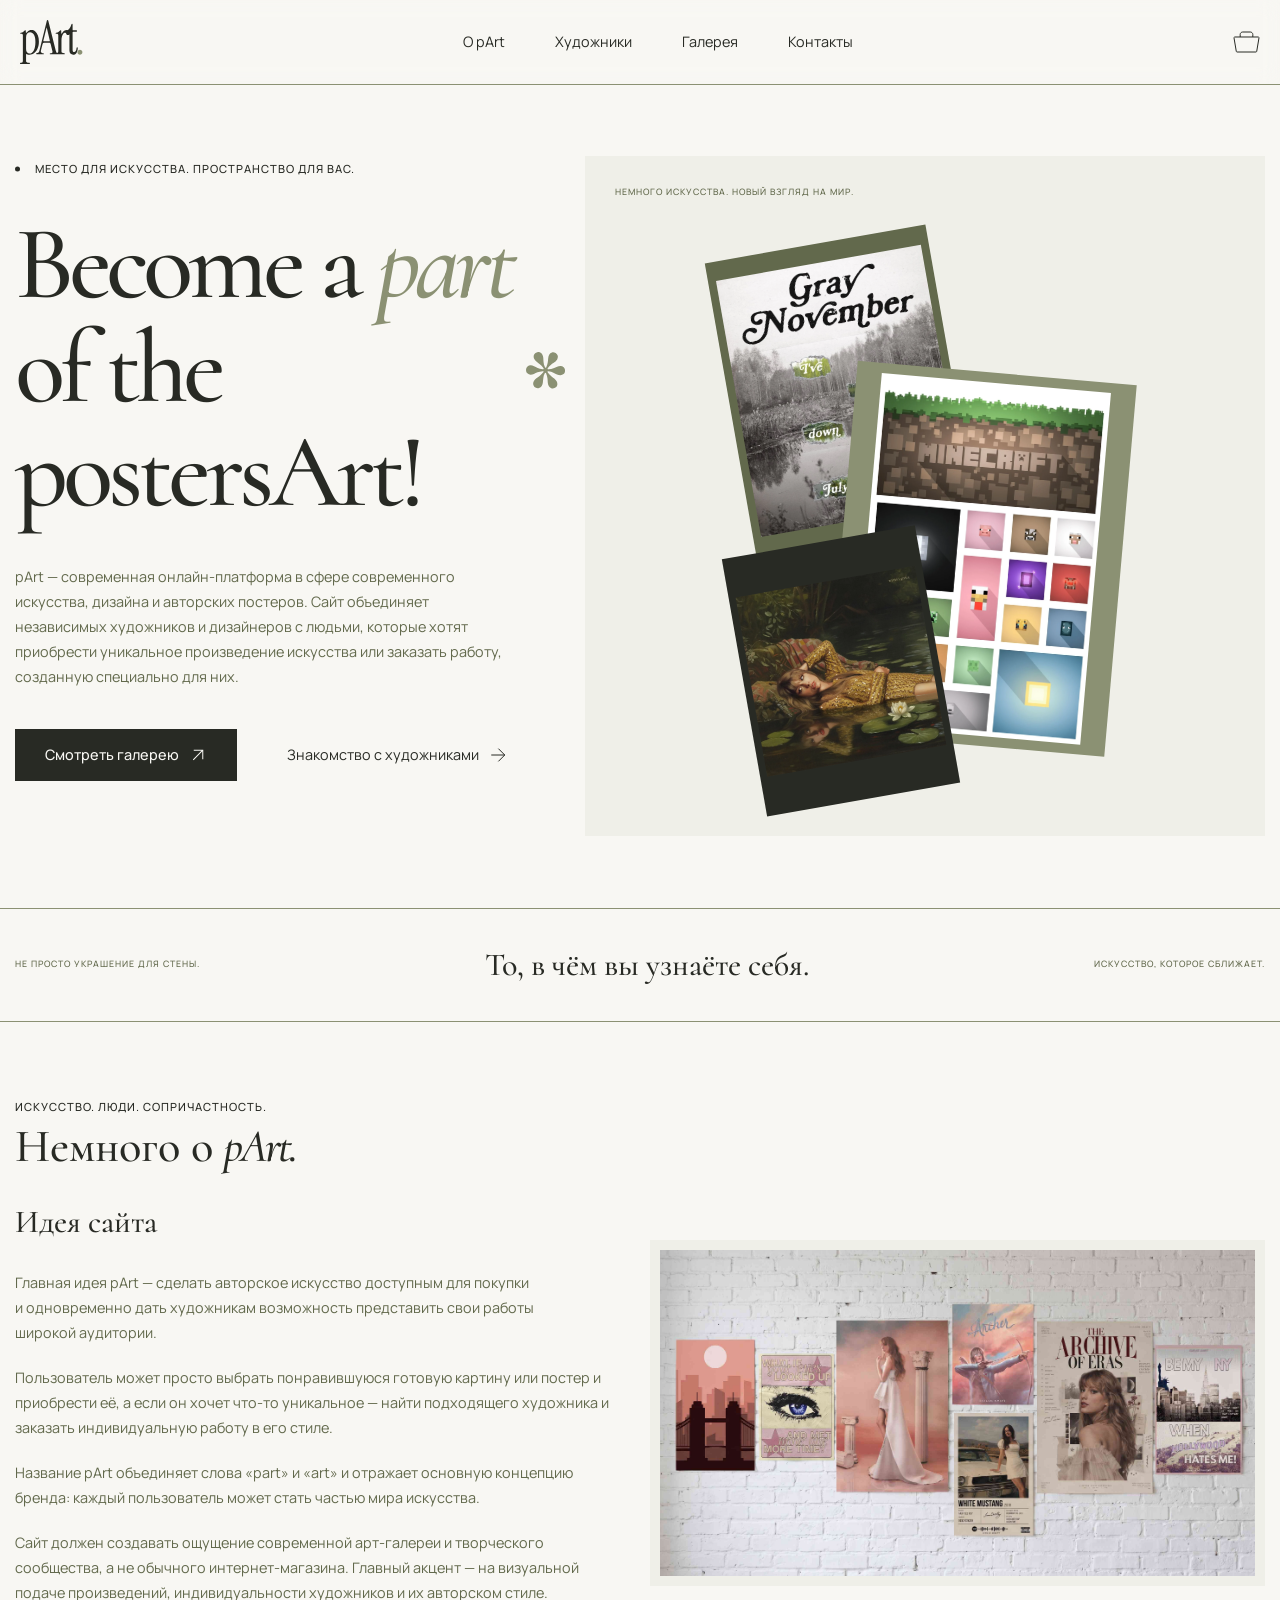
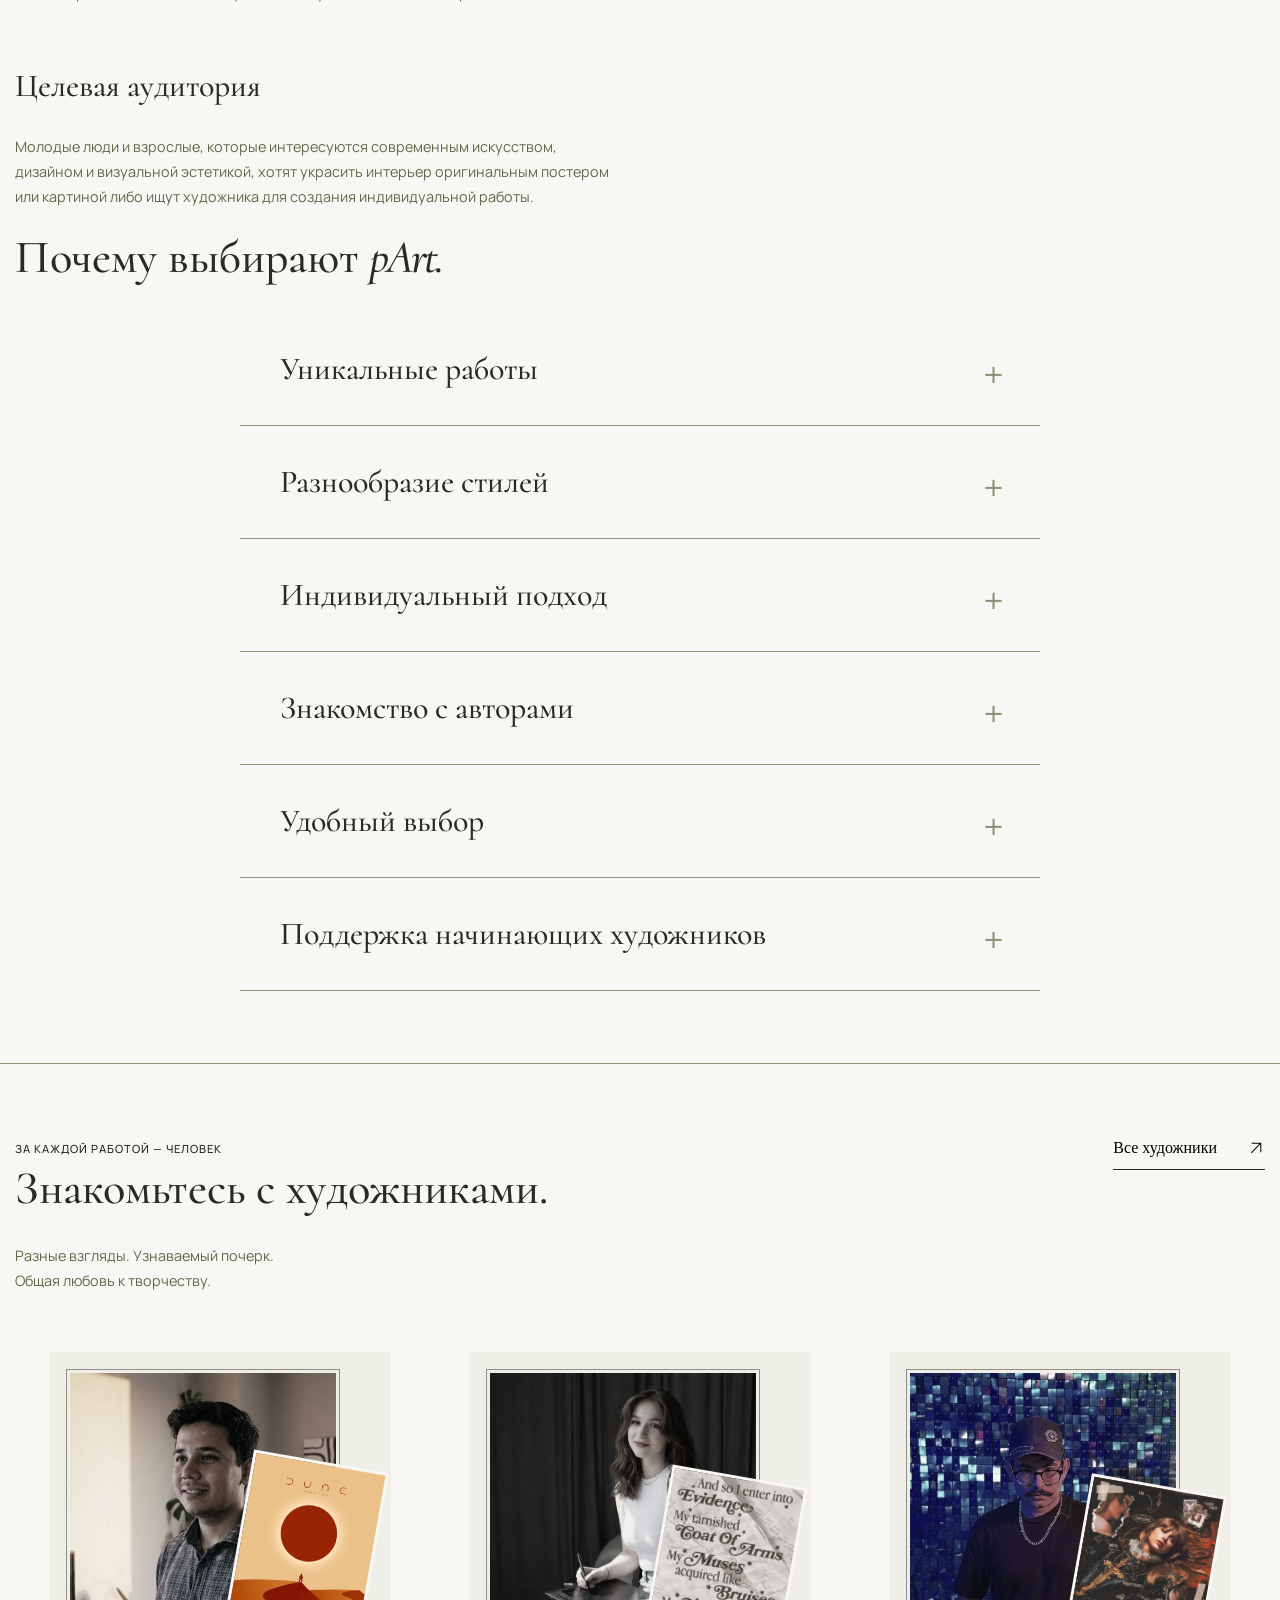
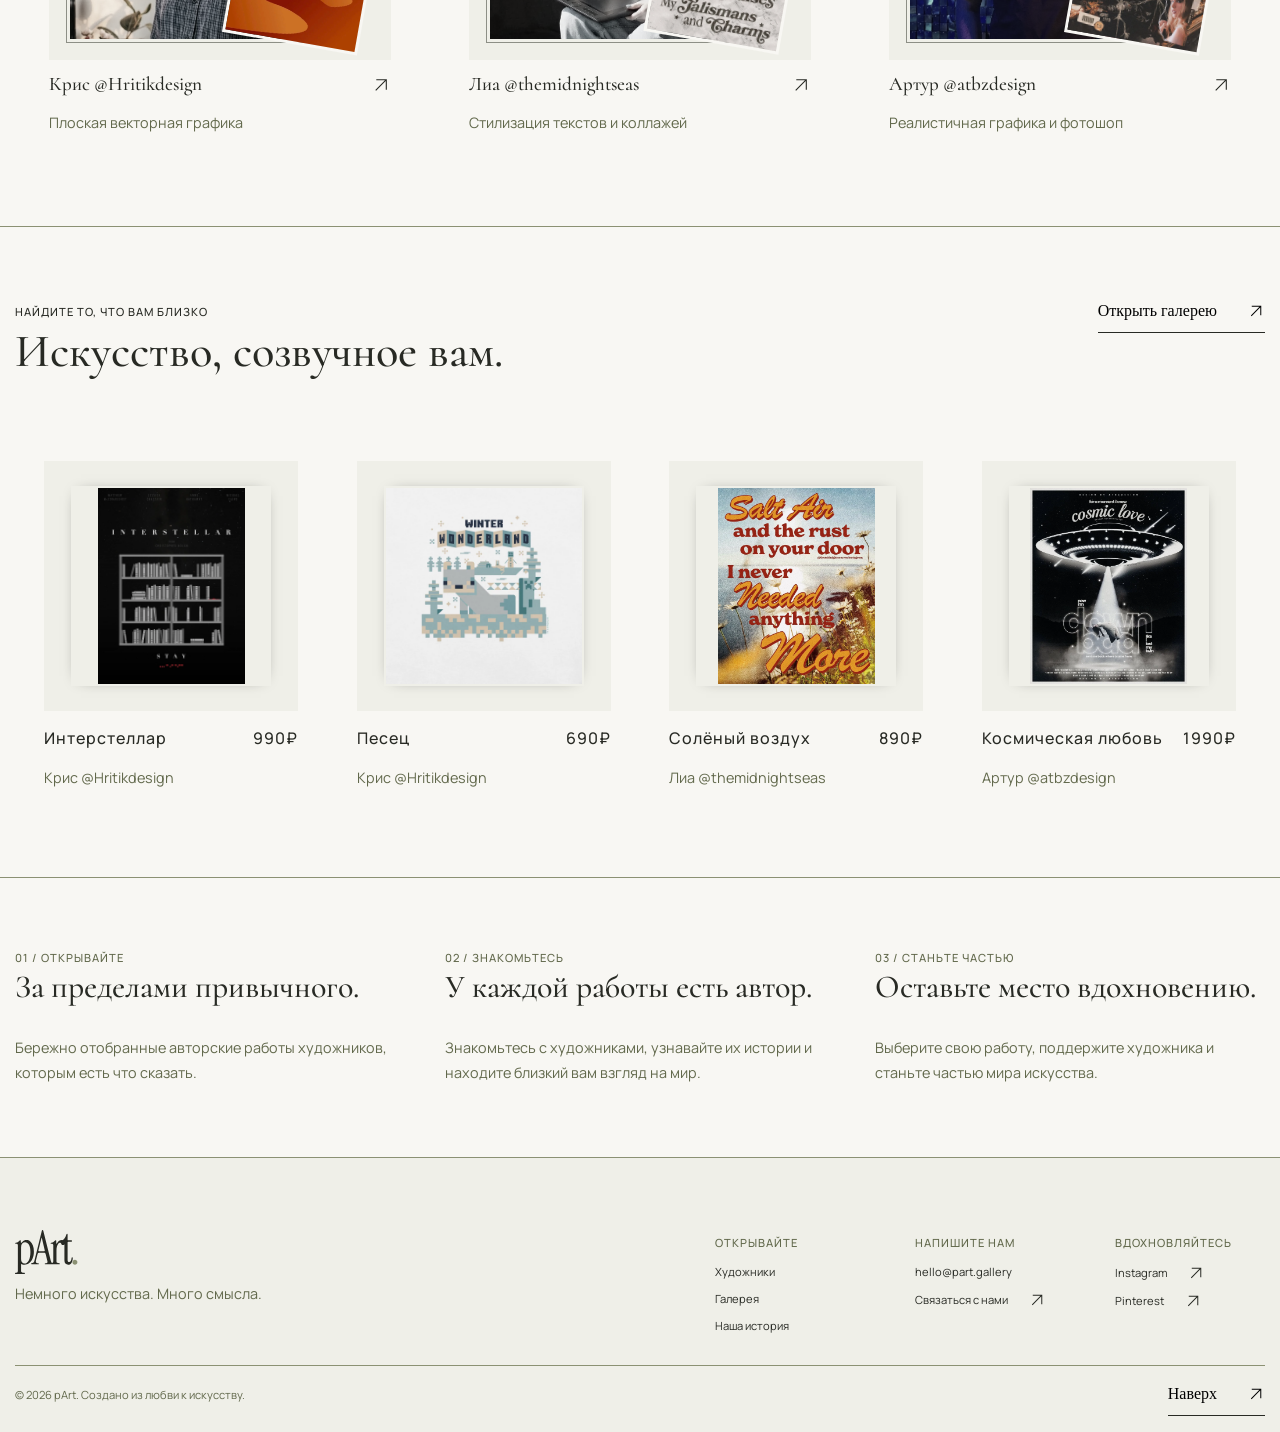
<file: index.html>
<!DOCTYPE html>
<html lang="ru">

<head>
  <meta charset="UTF-8">
  <meta name="viewport" content="width=device-width, initial-scale=1.0">

  <link rel="preconnect" href="https://fonts.googleapis.com">
  <link rel="preconnect" href="https://fonts.gstatic.com" crossorigin>
  <link href="https://fonts.googleapis.com/css2?family=Manrope:wght@400;500&display=swap" rel="stylesheet">
  <link href="https://fonts.googleapis.com/css2?family=Cormorant:ital,wght@0,300..700;1,300..700&display=swap"
    rel="stylesheet">

  <link rel="icon" href="./assets/icons/favicon.svg" type="image/svg+xml">

  <link rel="stylesheet" href="./styles/tokens.css">
  <link rel="stylesheet" href="./styles/reset.css">
  <link rel="stylesheet" href="./styles/base.css">
  <link rel="stylesheet" href="./styles/header.css">
  <link rel="stylesheet" href="./styles/hero.css">
  <link rel="stylesheet" href="./styles/about.css">
  <link rel="stylesheet" href="./styles/artists.css">
  <link rel="stylesheet" href="./styles/gallery.css">
  <link rel="stylesheet" href="./styles/info.css">
  <link rel="stylesheet" href="./styles/footer.css">

  <title>pArt — авторские постеры</title>
  <meta name="description"
    content="Откройте мир авторских постеров и современного искусства. Покупайте работы независимых художников и заказывайте индивидуальные произведения.">
</head>

<body>
  <header class="header">
    <div class="container header__container">

      <a href="./index.html" class="logo" aria-label="pArt — на главную">
        <svg class="logo__icon" width="63" height="44" aria-hidden="true">
          <use href="./assets/icons/sprites.svg#logo-icon"></use>
        </svg>
      </a>

      <nav class="header__nav nav" aria-label="Основная навигация">
        <ul class="nav__list">
          <li class="nav__list-item">
            <a href="./index.html#about-id" class="nav__list-link">О pArt</a>
          </li>

          <li class="nav__list-item">
            <a href="./index.html#artists-id" class="nav__list-link">Художники</a>
          </li>

          <li class="nav__list-item">
            <a href="./index.html#gallery-id" class="nav__list-link">Галерея</a>
          </li>

          <li class="nav__list-item">
            <a href="./index.html#contacts-id" class="nav__list-link">Контакты</a>
          </li>
        </ul>
      </nav>

      <div class="header__inner">
        <a href="./pages/cart.html" class="header__cart" aria-label="Перейти в корзину товаров">
          <svg class="logo__icon" width="27" height="22" aria-hidden="true">
            <use href="./assets/icons/sprites.svg#cart-icon"></use>
          </svg>
        </a>

        <button class="header__burger" type="button" popovertarget="mob-menu-id" aria-label="Открыть меню навигации">
          <svg class="header__burger-icon" width="27" height="22" aria-hidden="true">
            <use href="./assets/icons/sprites.svg#burger-icon"></use>
          </svg>
        </button>
      </div>

    </div>

    <div class="mob-menu" id="mob-menu-id" popover="auto">
      <div class="mob-menu__inner">

        <button class="mob-menu__close" type="button" popovertarget="mob-menu-id" popovertargetaction="hide"
          aria-label="Закрыть меню навигации">
          <svg class="mob-menu__close-icon" width="25" height="22" aria-hidden="true">
            <use href="./assets/icons/sprites.svg#cross-icon"></use>
          </svg>
        </button>

        <nav class="nav" aria-label="Мобильная навигация">
          <ul class="nav__list">
            <li class="nav__list-item">
              <a href="./index.html#about-id" class="nav__list-link">О pArt</a>
            </li>

            <li class="nav__list-item">
              <a href="./index.html#artists-id" class="nav__list-link">Художники</a>
            </li>

            <li class="nav__list-item">
              <a href="./index.html#gallery-id" class="nav__list-link">Галерея</a>
            </li>

            <li class="nav__list-item">
              <a href="./index.html#contacts-id" class="nav__list-link">Контакты</a>
            </li>
          </ul>
        </nav>

      </div>
    </div>
  </header>


  <main class="main" id="main">
    <section class="hero" id="hero-id">
      <div class="container hero__container">

        <div class="hero__content">
          <span class="hero__content-subtitle subtitle">
            МЕСТО ДЛЯ ИСКУССТВА. ПРОСТРАНСТВО ДЛЯ ВАС.
          </span>

          <h1 class="hero__content-title title">
            Become a <span>part</span> <br> of the <br> postersArt!
          </h1>

          <p class="hero__content-desc description">
            pArt — современная онлайн-платформа в сфере современного искусства, дизайна и авторских постеров. Сайт
            объединяет независимых художников и дизайнеров с людьми, которые хотят приобрести уникальное произведение
            искусства или заказать работу, созданную специально для них.
          </p>

          <div class="hero__content-links">
            <a href="./pages/gallery.html" class="hero__content-link button button--dark">
              Смотреть галерею
              <svg class="hero__content-link-icon arrow--rightup" width="18" height="18" aria-hidden="true">
                <use href="./assets/icons/sprites.svg#arrow-icon"></use>
              </svg>
            </a>

            <a href="./pages/artists.html" class="hero__content-link button button--light">
              Знакомство с художниками
              <svg class="hero__content-link-icon arrow--right" width="18" height="18" aria-hidden="true">
                <use href="./assets/icons/sprites.svg#arrow-icon"></use>
              </svg>
            </a>
          </div>
        </div>

        <div class="hero__preview">
          <span class="hero__preview-subtitle subtitle">
            НЕМНОГО ИСКУССТВА. НОВЫЙ ВЗГЛЯД НА МИР.
          </span>

          <div class="hero__preview-wrapper">
            <a href="./pages/text_5.html" class="hero__preview-card card--1">

              <img src="./assets/images/text_5.webp" class="hero__preview-img"
                alt="Постер «Серый ноябрь». Автор - Лиа @themidnightseas" width="1080" height="1350"
                fetchpriority="high" decoding="sync">
            </a>

            <a href="./pages/flat_8.html" class="hero__preview-card card--2">

              <img src="./assets/images/flat_8.webp" class="hero__preview-img"
                alt="Постер «Майнкрафт - компьютерная игра». Автор - Крис @Hritikdesign" width="1200" height="1841"
                fetchpriority="high" decoding="sync">
            </a>

            <a href="./pages/real_4.html" class="hero__preview-card card--3">

              <img src="./assets/images/real_4.webp" class="hero__preview-img"
                alt="Постер «Офелия и кувшинки». Автор - Артур @atbzdesign" width="1080" height="1080"
                fetchpriority="high" decoding="sync">
            </a>

          </div>
        </div>

      </div>

      <footer class="hero__slogan">
        <div class="hero__slogan-container container">
          <p class="hero__slogan-subtitle subtitle">
            НЕ ПРОСТО УКРАШЕНИЕ ДЛЯ СТЕНЫ.
          </p>

          <p class="hero__slogan-title title">
            То, в чём вы узнаёте себя.
          </p>

          <p class="hero__slogan-subtitle subtitle">
            ИСКУССТВО, КОТОРОЕ СБЛИЖАЕТ.
          </p>
        </div>
      </footer>

    </section>


    <section class="about" id="about-id">
      <div class="about__container container">

        <span class="about__subtitle subtitle">
          ИСКУССТВО. ЛЮДИ. СОПРИЧАСТНОСТЬ.
        </span>

        <h2 class="about__title title">
          Немного о <span>pArt.</span>
        </h2>

        <div class="about__wrapper">
          <div class="about__inner">
            <h3 class="about__h3 title">
              Идея сайта
            </h3>

            <p class="about__desc description">
              Главная идея pArt — сделать авторское искусство доступным для покупки и одновременно дать художникам
              возможность представить свои работы широкой аудитории.
            </p>

            <p class="about__desc description">
              Пользователь может просто выбрать понравившуюся готовую картину или постер и приобрести её, а если он
              хочет
              что-то уникальное — найти подходящего художника и заказать индивидуальную работу в его стиле.
            </p>

            <p class="about__desc description">
              Название pArt объединяет слова «part» и «art» и отражает основную концепцию бренда: каждый пользователь
              может
              стать частью мира искусства.
            </p>

            <p class="about__desc description">
              Сайт должен создавать ощущение современной арт-галереи и творческого сообщества, а не обычного
              интернет-магазина. Главный акцент — на визуальной подаче произведений, индивидуальности художников и их
              авторском стиле.
            </p>
          </div>

          <img class="about__img" src="./assets/images/wall_with_posters.jpg" alt="Вариант украшения стены постерами"
            width="2752" height="1536" loading="lazy" decoding="async">
        </div>

        <div class="about__inner">
          <h3 class="about__h3 title">
            Целевая аудитория
          </h3>

          <p class="about__desc description">
            Молодые люди и взрослые, которые интересуются современным искусством, дизайном и визуальной эстетикой, хотят
            украсить
            интерьер оригинальным постером или картиной либо ищут художника для создания индивидуальной работы.
          </p>
        </div>

        <div class="about__inner">
          <h3 class="about__title title">
            Почему выбирают <span>pArt.</span>
          </h3>

          <div class="about__accordion">
            <details class="about__accordion-details">
              <summary class="about__accordion-title title">Уникальные работы</summary>
              <p class="about__accordion-desc description">
                У нас представлены авторские работы, которые отличаются от массовых товаров из обычных магазинов. Полная
                творческая свобода!
              </p>
            </details>

            <details class="about__accordion-details">
              <summary class="about__accordion-title title">Разнообразие стилей</summary>
              <p class="about__accordion-desc description">
                Каждый сможет найти что-то по своему вкусу: от минимализма и абстракции до ярких иллюстраций и
                современных
                диджитал постеров.
              </p>
            </details>

            <details class="about__accordion-details">
              <summary class="about__accordion-title title">Индивидуальный подход</summary>
              <p class="about__accordion-desc description">
                Можно не только купить готовую работу, но и заказать у художника собственный дизайн по своим пожеланиям.
              </p>
            </details>

            <details class="about__accordion-details">
              <summary class="about__accordion-title title">Знакомство с авторами</summary>
              <p class="about__accordion-desc description">
                У каждого художника есть собственная страница с его портфолио, описанием и отзывами. Покупатель знает,
                чью
                работу приобретает.
              </p>
            </details>

            <details class="about__accordion-details">
              <summary class="about__accordion-title title">Удобный выбор</summary>
              <p class="about__accordion-desc description">
                Все работы собраны в одном месте, поэтому не нужно искать художников и интересные произведения на разных
                площадках.
              </p>
            </details>

            <details class="about__accordion-details">
              <summary class="about__accordion-title title">Поддержка начинающих художников</summary>
              <p class="about__accordion-desc description">
                Платформа помогает авторам показать свои работы, найти аудиторию и получить новых клиентов.
              </p>
            </details>
          </div>
        </div>

      </div>
    </section>


    <section class="artists" id="artists-id">
      <div class="artists__container container">

        <div class="artists__header">

          <div class="artists__inner">
            <span class="artists__header-subtitle subtitle">
              ЗА КАЖДОЙ РАБОТОЙ — ЧЕЛОВЕК
            </span>

            <h2 class="artists__header-title title">
              Знакомьтесь с художниками.
            </h2>

            <p class="artists__header-desc description">
              Разные взгляды. Узнаваемый почерк. Общая любовь к творчеству.
            </p>
          </div>

          <div class="artists__inner">
            <a class="artists__header-link link--underline" href="./pages/artists.html">
              Все художники

              <svg class="artists__header-icon arrow--rightup" width="18" height="18" aria-hidden="true">
                <use href="./assets/icons/sprites.svg#arrow-icon"></use>
              </svg>
            </a>
          </div>

        </div>

        <div class="artists__cards">

          <a class="artists__card" href="./pages/@Hritikdesign.html">

            <div class="artists__card-preview">
              <img class="artists__card-artist-img" src="./assets/images/flat_artist.webp" alt="Крис @Hritikdesign"
                width="300" height="300" loading="lazy" decoding="async">

              <img class="artists__card-poster-img" src="./assets/images/flat_5.webp"
                alt="Постер к фильму «Дюна». Автор - Крис @Hritikdesign" width="839" height="1145" loading="lazy"
                decoding="async">
            </div>

            <div class="artists__card-info">
              <h3 class="artists__card-title title">
                Крис @Hritikdesign

                <svg class="artists__card-icon arrow--rightup" width="20" height="20" aria-hidden="true">
                  <use href="./assets/icons/sprites.svg#arrow-icon"></use>
                </svg>
              </h3>

              <p class="artists__card-desc description">
                Плоская векторная графика
              </p>
            </div>
          </a>

          <a class="artists__card" href="./pages/@themidnightseas.html">

            <div class="artists__card-preview">
              <img class="artists__card-artist-img" src="./assets/images/text_artist.webp" alt="Лиа @themidnightseas"
                width="300" height="300" loading="lazy" decoding="async">

              <img class="artists__card-poster-img" src="./assets/images/text_2.webp"
                alt="Постер «Музы». Автор - Лиа @themidnightseas" width="1080" height="1350" loading="lazy"
                decoding="async">
            </div>

            <div class="artists__card-info">
              <h3 class="artists__card-title title">
                Лиа @themidnightseas

                <svg class="artists__card-icon arrow--rightup" width="20" height="20" aria-hidden="true">
                  <use href="./assets/icons/sprites.svg#arrow-icon"></use>
                </svg>
              </h3>

              <p class="artists__card-desc description">
                Стилизация текстов и коллажей
              </p>
            </div>
          </a>

          <a class="artists__card" href="./pages/@atbzdesign.html">

            <div class="artists__card-preview">
              <img class="artists__card-artist-img" src="./assets/images/real_artist.webp" alt="Артур @atbzdesign"
                width="300" height="300" loading="lazy" decoding="async">

              <img class="artists__card-poster-img" src="./assets/images/real_6.webp"
                alt="Постер «Измученная поэтесса». Автор - Артур @atbzdesign" width="1080" height="1277" loading="lazy"
                decoding="async">
            </div>

            <div class="artists__card-info">
              <h3 class="artists__card-title title">
                Артур @atbzdesign

                <svg class="artists__card-icon arrow--rightup" width="20" height="20" aria-hidden="true">
                  <use href="./assets/icons/sprites.svg#arrow-icon"></use>
                </svg>
              </h3>

              <p class="artists__card-desc description">
                Реалистичная графика и фотошоп
              </p>
            </div>
          </a>

        </div>

      </div>
    </section>


    <section class="gallery" id="gallery-id">
      <div class="gallery__container container">

        <div class="gallery__header">

          <div class="gallery__inner">
            <span class="gallery__header-subtitle subtitle">
              НАЙДИТЕ ТО, ЧТО ВАМ БЛИЗКО
            </span>

            <h2 class="gallery__header-title title">
              Искусство, созвучное вам.
            </h2>
          </div>

          <div class="gallery__inner">
            <a class="gallery__header-link link--underline" href="./pages/gallery.html">
              Открыть галерею

              <svg class="gallery__header-icon arrow--rightup" width="18" height="18" aria-hidden="true">
                <use href="./assets/icons/sprites.svg#arrow-icon"></use>
              </svg>
            </a>
          </div>

        </div>

        <div class="gallery__cards">

          <a class="gallery__card" href="./pages/flat_6.html">

            <div class="gallery__card-preview">
              <div class="gallery__card-wrapper">
                <img class="gallery__card-img" src="./assets/images/flat_6.webp"
                  alt="Постер к фильму «Интерстеллар». Автор - Крис @Hritikdesign" width="200" height="200"
                  loading="lazy" decoding="async">
              </div>

              <div class="gallery__card-block">
                <svg class="gallery__card-icon arrow--rightup" width="20" height="20" aria-hidden="true">
                  <use href="./assets/icons/sprites.svg#arrow-icon"></use>
                </svg>
              </div>
            </div>

            <div class="gallery__card-info">
              <h3 class="gallery__card-title">
                Интерстеллар
                <span class="gallery__card-price">990₽</span>
              </h3>

              <p class="gallery__card-desc description">
                Крис @Hritikdesign
              </p>
            </div>
          </a>

          <a class="gallery__card" href="./pages/flat_7.html">

            <div class="gallery__card-preview">
              <div class="gallery__card-wrapper">
                <img class="gallery__card-img" src="./assets/images/flat_7.webp"
                  alt="Постер «Песец». Автор - Крис @Hritikdesign" width="200" height="200" loading="lazy"
                  decoding="async">
              </div>

              <div class="gallery__card-block">
                <svg class="gallery__card-icon arrow--rightup" width="20" height="20" aria-hidden="true">
                  <use href="./assets/icons/sprites.svg#arrow-icon"></use>
                </svg>
              </div>
            </div>

            <div class="gallery__card-info">
              <h3 class="gallery__card-title">
                Песец
                <span class="gallery__card-price">690₽</span>
              </h3>

              <p class="gallery__card-desc description">
                Крис @Hritikdesign
              </p>
            </div>
          </a>

          <a class="gallery__card" href="./pages/text_6.html">

            <div class="gallery__card-preview">
              <div class="gallery__card-wrapper">
                <img class="gallery__card-img" src="./assets/images/text_6.webp"
                  alt="Постер «Солёный воздух». Автор - Лиа @themidnightseas" width="200" height="200" loading="lazy"
                  decoding="async">
              </div>

              <div class="gallery__card-block">
                <svg class="gallery__card-icon arrow--rightup" width="20" height="20" aria-hidden="true">
                  <use href="./assets/icons/sprites.svg#arrow-icon"></use>
                </svg>
              </div>
            </div>

            <div class="gallery__card-info">
              <h3 class="gallery__card-title">
                Солёный воздух
                <span class="gallery__card-price">890₽</span>
              </h3>

              <p class="gallery__card-desc description">
                Лиа @themidnightseas
              </p>
            </div>
          </a>

          <a class="gallery__card" href="./pages/real_8.html">

            <div class="gallery__card-preview">
              <div class="gallery__card-wrapper">
                <img class="gallery__card-img" src="./assets/images/real_8.webp"
                  alt="Постер «Космическая любовь». Автор - Артур @atbzdesign" width="200" height="200" loading="lazy"
                  decoding="async">
              </div>

              <div class="gallery__card-block">
                <svg class="gallery__card-icon arrow--rightup" width="20" height="20" aria-hidden="true">
                  <use href="./assets/icons/sprites.svg#arrow-icon"></use>
                </svg>
              </div>
            </div>

            <div class="gallery__card-info">
              <h3 class="gallery__card-title">
                Космическая любовь
                <span class="gallery__card-price">1990₽</span>
              </h3>

              <p class="gallery__card-desc description">
                Артур @atbzdesign
              </p>
            </div>
          </a>

        </div>
      </div>
    </section>


    <section class="info" id="info-id">
      <div class="info__container container">

        <div class="info__wrapper">
          <span class="info__subtitle subtitle">
            01 / ОТКРЫВАЙТЕ
          </span>

          <h2 class="info__title title">
            За пределами привычного.
          </h2>

          <p class="info__desc description">
            Бережно отобранные авторские работы художников, которым есть что сказать.
          </p>
        </div>

        <div class="info__wrapper">
          <span class="info__subtitle subtitle">
            02 / ЗНАКОМЬТЕСЬ
          </span>

          <h2 class="info__title title">
            У каждой работы есть автор.
          </h2>

          <p class="info__desc description">
            Знакомьтесь с художниками, узнавайте их истории и находите близкий вам взгляд на мир.
          </p>
        </div>

        <div class="info__wrapper">
          <span class="info__subtitle subtitle">
            03 / СТАНЬТЕ ЧАСТЬЮ
          </span>

          <h2 class="info__title title">
            Оставьте место вдохновению.
          </h2>

          <p class="info__desc description">
            Выберите свою работу, поддержите художника и станьте частью мира искусства.
          </p>
        </div>

      </div>
    </section>
  </main>


  <footer class="footer" id="contacts-id">
    <div class="footer__container container">
      <nav class="footer__nav">

        <div class="footer__nav-inner">
          <a href="./index.html" class="logo" aria-label="pArt — на главную">
            <svg class="logo__icon" width="63" height="44" aria-hidden="true">
              <use href="./assets/icons/sprites.svg#logo-icon"></use>
            </svg>
          </a>

          <p class="footer__nav-desc description">
            Немного искусства. Много смысла.
          </p>
        </div>

        <div class="footer__nav-inner">
          <span class="footer__nav-subtitle subtitle">ОТКРЫВАЙТЕ</span>
          <ul class="footer__nav-list">

            <li class="footer__nav-item">
              <a href="./index.html#artists-id" class="footer__nav-link">Художники</a>
            </li>

            <li class="footer__nav-item">
              <a href="./index.html#gallery-id" class="footer__nav-link">Галерея</a>
            </li>

            <li class="footer__nav-item">
              <a href="./index.html#about-id" class="footer__nav-link">Наша история</a>
            </li>

          </ul>
        </div>

        <div class="footer__nav-inner">
          <span class="footer__nav-subtitle subtitle">НАПИШИТЕ НАМ</span>
          <ul class="footer__nav-list">

            <li class="footer__nav-item">
              <a href="mailto:hello@part.gallery" class="footer__nav-link">hello@part.gallery</a>
            </li>

            <li class="footer__nav-item">
              <a href="./index.html" class="footer__nav-link">
                Связаться с нами
                <svg class="footer__nav-icon arrow--rightup" width="18" height="18" aria-hidden="true">
                  <use href="./assets/icons/sprites.svg#arrow-icon"></use>
                </svg>
              </a>
            </li>

          </ul>
        </div>

        <div class="footer__nav-inner">
          <span class="footer__nav-subtitle subtitle">ВДОХНОВЛЯЙТЕСЬ</span>
          <ul class="footer__nav-list">

            <li class="footer__nav-item">
              <a href="https://www.instagram.com" class="footer__nav-link" target="_blank" rel="noopener noreferrer">
                Instagram
                <svg class="footer__nav-icon arrow--rightup" width="18" height="18" aria-hidden="true">
                  <use href="./assets/icons/sprites.svg#arrow-icon"></use>
                </svg>
              </a>
            </li>

            <li class="footer__nav-item">
              <a href="https://www.pinterest.com" class="footer__nav-link" target="_blank" rel="noopener noreferrer">
                Pinterest
                <svg class="footer__nav-icon arrow--rightup" width="18" height="18" aria-hidden="true">
                  <use href="./assets/icons/sprites.svg#arrow-icon"></use>
                </svg>
              </a>
            </li>

          </ul>
        </div>

      </nav>

      <div class="footer__wrapper">
        <p class="footer__desc description">
          © 2026 pArt. Создано из любви к искусству.
        </p>

        <a href="#main" class="footer__link link--underline">
          Наверх
          <svg class="footer__icon arrow--rightup" width="18" height="18" aria-hidden="true">
            <use href="./assets/icons/sprites.svg#arrow-icon"></use>
          </svg>
        </a>
      </div>
    </div>
  </footer>
</body>

</html>
</file>
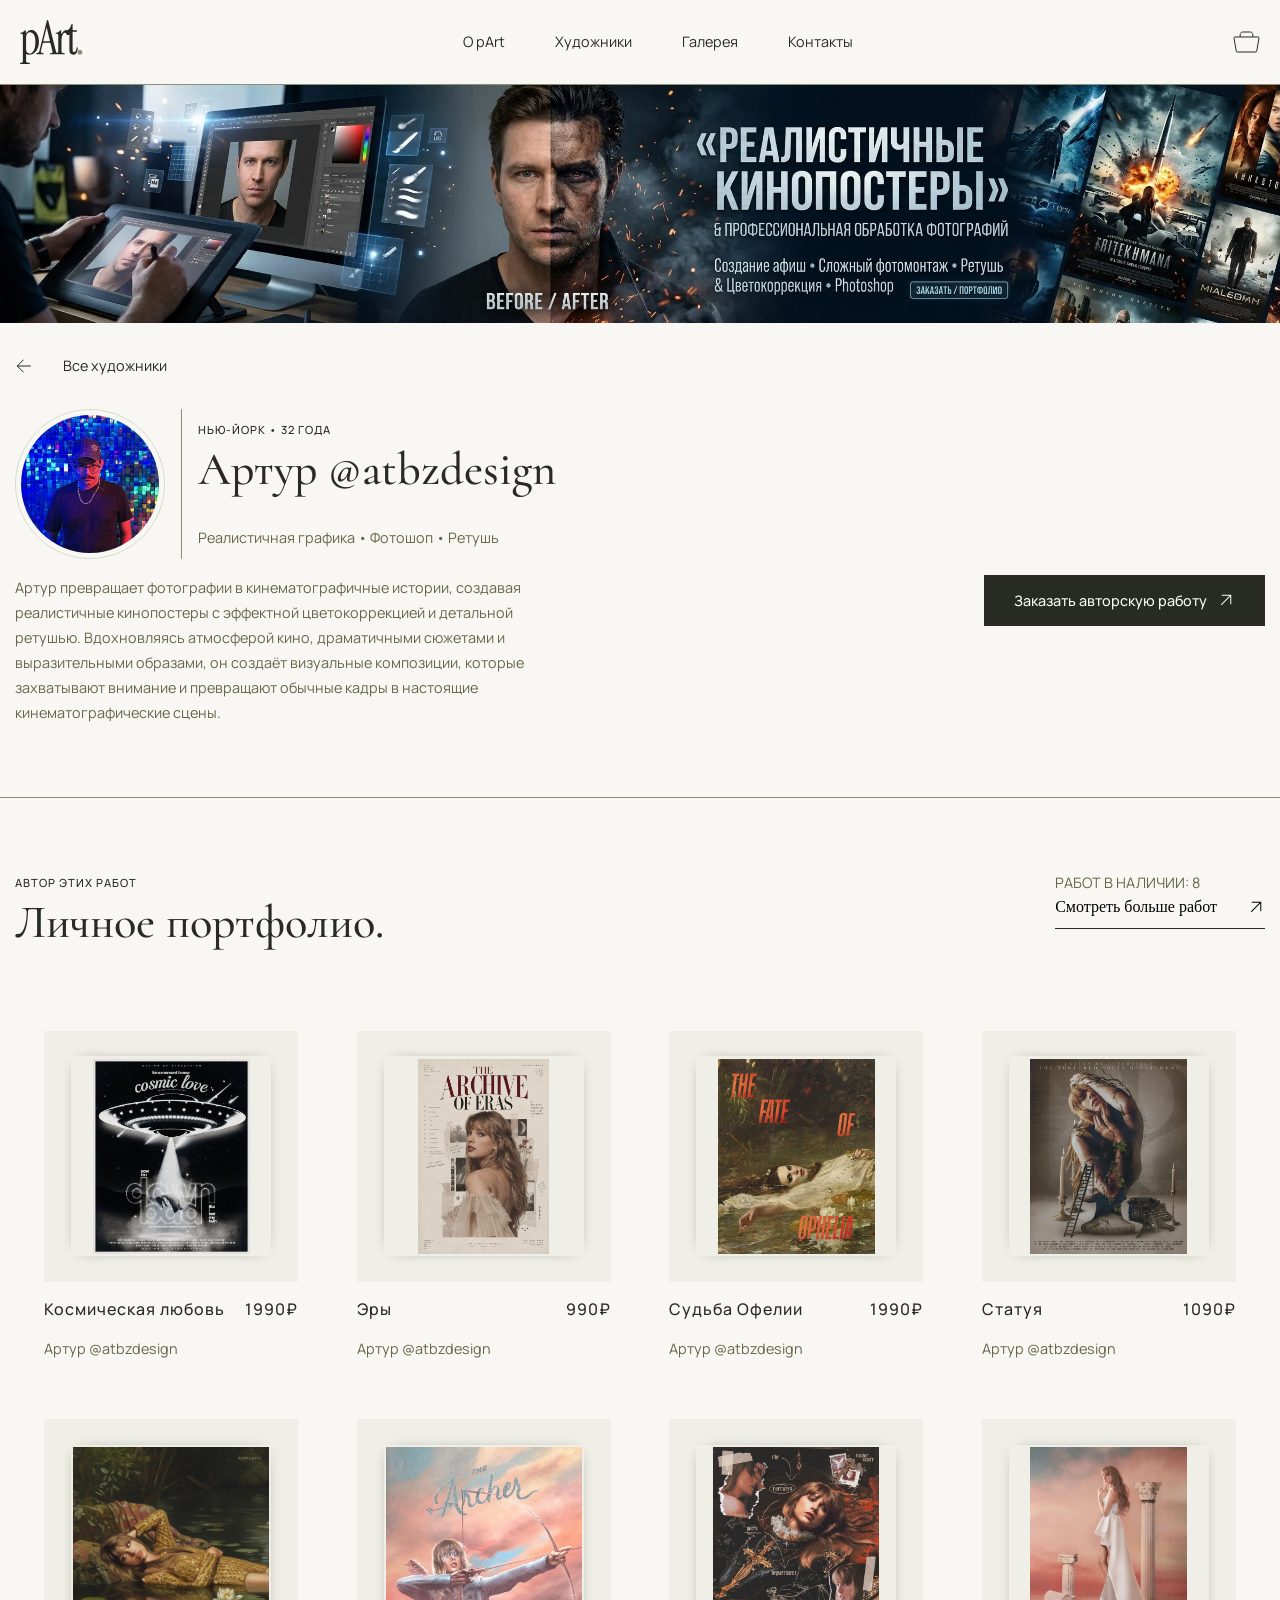
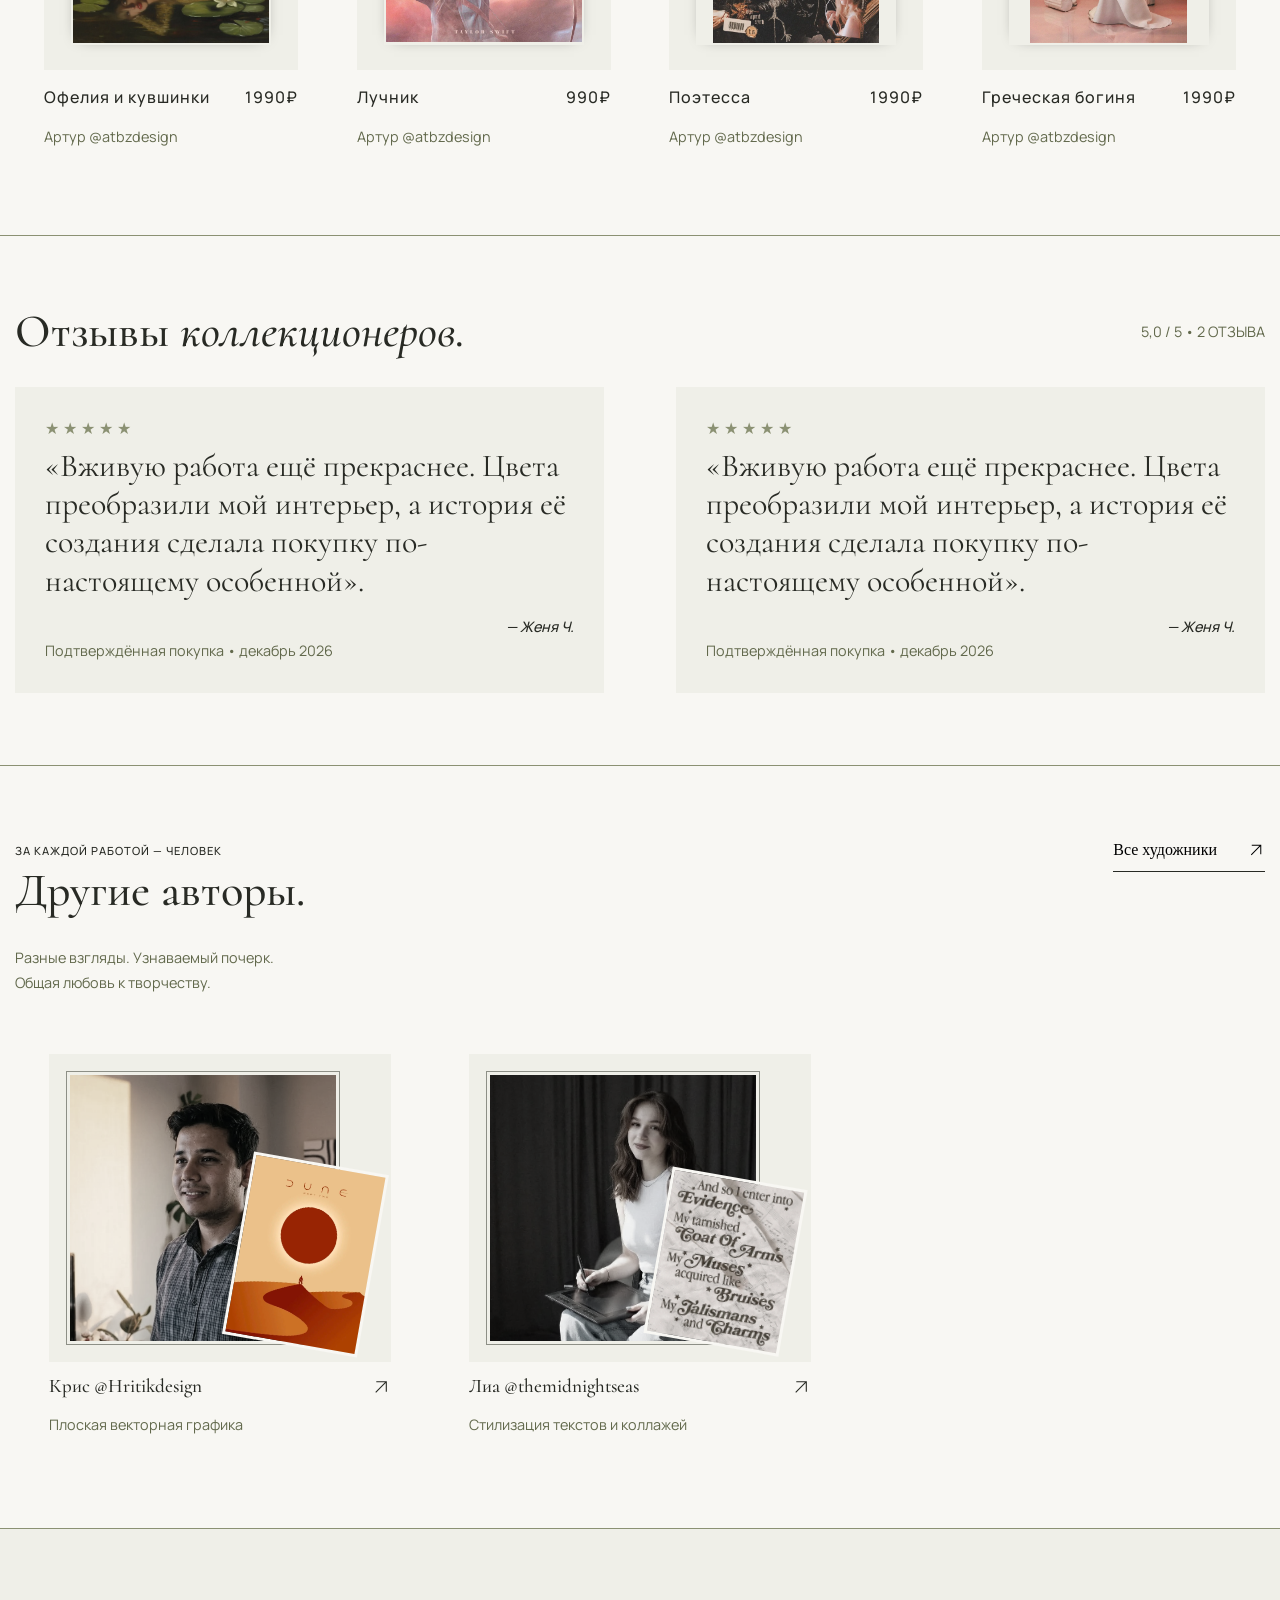
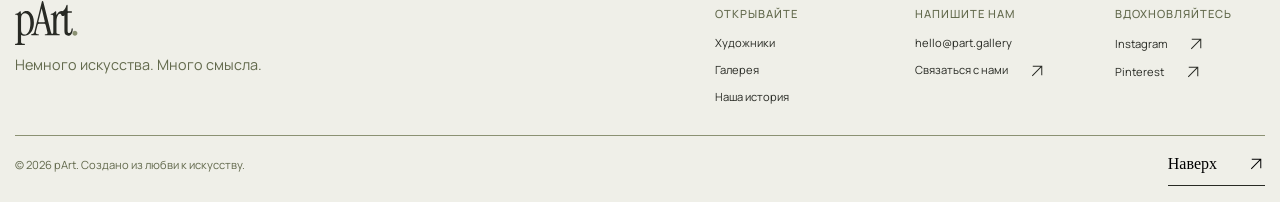
<file: pages/@atbzdesign.html>
<!DOCTYPE html>
<html lang="ru">

<head>
  <meta charset="UTF-8">
  <meta name="viewport" content="width=device-width, initial-scale=1.0">

  <link rel="preconnect" href="https://fonts.googleapis.com">
  <link rel="preconnect" href="https://fonts.gstatic.com" crossorigin>
  <link href="https://fonts.googleapis.com/css2?family=Manrope:wght@400;500&display=swap" rel="stylesheet">
  <link href="https://fonts.googleapis.com/css2?family=Cormorant:ital,wght@0,300..700;1,300..700&display=swap"
    rel="stylesheet">

  <link rel="icon" href="../assets/icons/favicon.svg" type="image/svg+xml">

  <link rel="stylesheet" href="../styles/tokens.css">
  <link rel="stylesheet" href="../styles/reset.css">
  <link rel="stylesheet" href="../styles/base.css">
  <link rel="stylesheet" href="../styles/header.css">
  <link rel="stylesheet" href="../styles/profile.css">
  <link rel="stylesheet" href="../styles/gallery.css">
  <link rel="stylesheet" href="../styles/feedback.css">
  <link rel="stylesheet" href="../styles/artists.css">
  <link rel="stylesheet" href="../styles/footer.css">

  <title>pArt: Артур @atbzdesign</title>
</head>

<body>
  <header class="header">
    <div class="container header__container">

      <a href="../index.html" class="logo" aria-label="pArt — на главную">
        <svg class="logo__icon" width="63" height="44" aria-hidden="true">
          <use href="../assets/icons/sprites.svg#logo-icon"></use>
        </svg>
      </a>

      <nav class="header__nav nav" aria-label="Основная навигация">
        <ul class="nav__list">
          <li class="nav__list-item">
            <a href="../index.html#about-id" class="nav__list-link">О pArt</a>
          </li>

          <li class="nav__list-item">
            <a href="../index.html#artists-id" class="nav__list-link">Художники</a>
          </li>

          <li class="nav__list-item">
            <a href="../index.html#gallery-id" class="nav__list-link">Галерея</a>
          </li>

          <li class="nav__list-item">
            <a href="../index.html#contacts-id" class="nav__list-link">Контакты</a>
          </li>
        </ul>
      </nav>

      <div class="header__inner">
        <a href="./cart.html" class="header__cart" aria-label="Перейти в корзину товаров">
          <svg class="logo__icon" width="27" height="22" aria-hidden="true">
            <use href="../assets/icons/sprites.svg#cart-icon"></use>
          </svg>
        </a>

        <button class="header__burger" type="button" popovertarget="mob-menu-id" aria-label="Открыть меню навигации">
          <svg class="header__burger-icon" width="27" height="22" aria-hidden="true">
            <use href="../assets/icons/sprites.svg#burger-icon"></use>
          </svg>
        </button>
      </div>

    </div>

    <div class="mob-menu" id="mob-menu-id" popover="auto">
      <div class="mob-menu__inner">

        <button class="mob-menu__close" type="button" popovertarget="mob-menu-id" popovertargetaction="hide"
          aria-label="Закрыть меню навигации">
          <svg class="mob-menu__close-icon" width="25" height="22" aria-hidden="true">
            <use href="../assets/icons/sprites.svg#cross-icon"></use>
          </svg>
        </button>

        <nav class="nav" aria-label="Мобильная навигация">
          <ul class="nav__list">
            <li class="nav__list-item">
              <a href="../index.html#about-id" class="nav__list-link">О pArt</a>
            </li>

            <li class="nav__list-item">
              <a href="../index.html#artists-id" class="nav__list-link">Художники</a>
            </li>

            <li class="nav__list-item">
              <a href="../index.html#gallery-id" class="nav__list-link">Галерея</a>
            </li>

            <li class="nav__list-item">
              <a href="../index.html#contacts-id" class="nav__list-link">Контакты</a>
            </li>
          </ul>
        </nav>

      </div>
    </div>
  </header>


  <main class="main" id="main">
    <section class="profile" id="profile-id">
      <div class="profile__banner">
        <img class="profile__banner-img" src="../assets/images/real_banner.webp"
          alt="Баннер с информацией о художнике Артур @atbzdesign" width="2400" height="448" fetchpriority="high"
          decoding="async">
      </div>

      <div class="profile__container container">

        <a class="profile__comeback-link link--comeback" href="./artists.html">
          <svg class="profile__comeback-icon arrow--left" width="18" height="18" aria-hidden="true">
            <use href="../assets/icons/sprites.svg#arrow-icon"></use>
          </svg>
          Все художники
        </a>

        <div class="profile__info">

          <div class="profile__info-wrapper">

            <div class="profile__info-preview">
              <img class="profile__info-img" src="../assets/images/real_artist.webp"
                alt="На фото художник Артур @atbzdesign" width="150" height="150" fetchpriority="high" decoding="async">
            </div>

            <div class="profile__info-inner">
              <span class="profile__info-subtitle subtitle">
                Нью-Йорк • 32 года
              </span>

              <h1 class="profile__info-title title">
                Артур @atbzdesign
              </h1>

              <p class="profile__info-desc description">
                Реалистичная графика • Фотошоп • Ретушь
              </p>
            </div>

          </div>

        </div>

        <div class="profile__footer">
          <p class="profile__footer-desc description">
            Артур превращает фотографии в кинематографичные истории, создавая реалистичные кинопостеры с эффектной
            цветокоррекцией и детальной ретушью. Вдохновляясь атмосферой кино, драматичными сюжетами и выразительными
            образами, он создаёт визуальные композиции, которые захватывают внимание и превращают обычные кадры в
            настоящие кинематографические сцены.
          </p>

          <div class="profile__footer-inner">
            <a href="./order.html" class="profile__footer-link button button--dark">
              Заказать авторскую работу
              <svg class="profile__footer-link-icon arrow--rightup" width="18" height="18" aria-hidden="true">
                <use href="../assets/icons/sprites.svg#arrow-icon"></use>
              </svg>
            </a>
          </div>
        </div>

      </div>
    </section>


    <section class="gallery" id="gallery-id">
      <div class="gallery__container container">

        <div class="gallery__header">

          <div class="gallery__inner">
            <span class="gallery__header-subtitle subtitle">
              автор этих работ
            </span>

            <h2 class="gallery__header-title title">
              Личное портфолио.
            </h2>
          </div>

          <div class="gallery__inner">
            <span class="gallery__header-description description">
              РАБОТ В НАЛИЧИИ: 8
            </span>

            <a class="gallery__header-link link--underline" href="./gallery.html">
              Смотреть больше работ

              <svg class="gallery__header-icon arrow--rightup" width="18" height="18" aria-hidden="true">
                <use href="../assets/icons/sprites.svg#arrow-icon"></use>
              </svg>
            </a>
          </div>

        </div>

        <div class="gallery__cards">

          <a class="gallery__card" href="./real_8.html">

            <div class="gallery__card-preview">
              <div class="gallery__card-wrapper">
                <img class="gallery__card-img" src="../assets/images/real_8.webp"
                  alt="Постер «Космическая любовь». Автор - Артур @atbzdesign" width="200" height="200" loading="lazy"
                  decoding="async">
              </div>

              <div class="gallery__card-block">
                <svg class="gallery__card-icon arrow--rightup" width="20" height="20" aria-hidden="true">
                  <use href="../assets/icons/sprites.svg#arrow-icon"></use>
                </svg>
              </div>
            </div>

            <div class="gallery__card-info">
              <h3 class="gallery__card-title">
                Космическая любовь
                <span class="gallery__card-price">1990₽</span>
              </h3>

              <p class="gallery__card-desc description">
                Артур @atbzdesign
              </p>
            </div>
          </a>

          <a class="gallery__card" href="./real_1.html">

            <div class="gallery__card-preview">
              <div class="gallery__card-wrapper">
                <img class="gallery__card-img" src="../assets/images/real_1.webp"
                  alt="Постер «Эры». Автор - Артур @atbzdesign" width="200" height="200" loading="lazy"
                  decoding="async">
              </div>

              <div class="gallery__card-block">
                <svg class="gallery__card-icon arrow--rightup" width="20" height="20" aria-hidden="true">
                  <use href="../assets/icons/sprites.svg#arrow-icon"></use>
                </svg>
              </div>
            </div>

            <div class="gallery__card-info">
              <h3 class="gallery__card-title">
                Эры
                <span class="gallery__card-price">990₽</span>
              </h3>

              <p class="gallery__card-desc description">
                Артур @atbzdesign
              </p>
            </div>
          </a>

          <a class="gallery__card" href="./real_2.html">

            <div class="gallery__card-preview">
              <div class="gallery__card-wrapper">
                <img class="gallery__card-img" src="../assets/images/real_2.webp"
                  alt="Постер «Судьба Офелии». Автор - Артур @atbzdesign" width="200" height="200" loading="lazy"
                  decoding="async">
              </div>

              <div class="gallery__card-block">
                <svg class="gallery__card-icon arrow--rightup" width="20" height="20" aria-hidden="true">
                  <use href="../assets/icons/sprites.svg#arrow-icon"></use>
                </svg>
              </div>
            </div>

            <div class="gallery__card-info">
              <h3 class="gallery__card-title">
                Судьба Офелии
                <span class="gallery__card-price">1990₽</span>
              </h3>

              <p class="gallery__card-desc description">
                Артур @atbzdesign
              </p>
            </div>
          </a>

          <a class="gallery__card" href="./real_3.html">

            <div class="gallery__card-preview">
              <div class="gallery__card-wrapper">
                <img class="gallery__card-img" src="../assets/images/real_3.webp"
                  alt="Постер «Статуя». Автор - Артур @atbzdesign" width="200" height="200" loading="lazy"
                  decoding="async">
              </div>

              <div class="gallery__card-block">
                <svg class="gallery__card-icon arrow--rightup" width="20" height="20" aria-hidden="true">
                  <use href="../assets/icons/sprites.svg#arrow-icon"></use>
                </svg>
              </div>
            </div>

            <div class="gallery__card-info">
              <h3 class="gallery__card-title">
                Статуя
                <span class="gallery__card-price">1090₽</span>
              </h3>

              <p class="gallery__card-desc description">
                Артур @atbzdesign
              </p>
            </div>
          </a>

          <a class="gallery__card" href="./real_4.html">

            <div class="gallery__card-preview">
              <div class="gallery__card-wrapper">
                <img class="gallery__card-img" src="../assets/images/real_4.webp"
                  alt="Постер «Офелия и кувшинки». Автор - Артур @atbzdesign" width="200" height="200" loading="lazy"
                  decoding="async">
              </div>

              <div class="gallery__card-block">
                <svg class="gallery__card-icon arrow--rightup" width="20" height="20" aria-hidden="true">
                  <use href="../assets/icons/sprites.svg#arrow-icon"></use>
                </svg>
              </div>
            </div>

            <div class="gallery__card-info">
              <h3 class="gallery__card-title">
                Офелия и кувшинки
                <span class="gallery__card-price">1990₽</span>
              </h3>

              <p class="gallery__card-desc description">
                Артур @atbzdesign
              </p>
            </div>
          </a>

          <a class="gallery__card" href="./real_5.html">

            <div class="gallery__card-preview">
              <div class="gallery__card-wrapper">
                <img class="gallery__card-img" src="../assets/images/real_5.webp"
                  alt="Постер «Лучник». Автор - Артур @atbzdesign" width="200" height="200" loading="lazy"
                  decoding="async">
              </div>

              <div class="gallery__card-block">
                <svg class="gallery__card-icon arrow--rightup" width="20" height="20" aria-hidden="true">
                  <use href="../assets/icons/sprites.svg#arrow-icon"></use>
                </svg>
              </div>
            </div>

            <div class="gallery__card-info">
              <h3 class="gallery__card-title">
                Лучник
                <span class="gallery__card-price">990₽</span>
              </h3>

              <p class="gallery__card-desc description">
                Артур @atbzdesign
              </p>
            </div>
          </a>

          <a class="gallery__card" href="./real_6.html">

            <div class="gallery__card-preview">
              <div class="gallery__card-wrapper">
                <img class="gallery__card-img" src="../assets/images/real_6.webp"
                  alt="Постер «Поэтесса». Автор - Артур @atbzdesign" width="200" height="200" loading="lazy"
                  decoding="async">
              </div>

              <div class="gallery__card-block">
                <svg class="gallery__card-icon arrow--rightup" width="20" height="20" aria-hidden="true">
                  <use href="../assets/icons/sprites.svg#arrow-icon"></use>
                </svg>
              </div>
            </div>

            <div class="gallery__card-info">
              <h3 class="gallery__card-title">
                Поэтесса
                <span class="gallery__card-price">1990₽</span>
              </h3>

              <p class="gallery__card-desc description">
                Артур @atbzdesign
              </p>
            </div>
          </a>

          <a class="gallery__card" href="./real_7.html">

            <div class="gallery__card-preview">
              <div class="gallery__card-wrapper">
                <img class="gallery__card-img" src="../assets/images/real_7.webp"
                  alt="Постер «Греческая богиня». Автор - Артур @atbzdesign" width="200" height="200" loading="lazy"
                  decoding="async">
              </div>

              <div class="gallery__card-block">
                <svg class="gallery__card-icon arrow--rightup" width="20" height="20" aria-hidden="true">
                  <use href="../assets/icons/sprites.svg#arrow-icon"></use>
                </svg>
              </div>
            </div>

            <div class="gallery__card-info">
              <h3 class="gallery__card-title">
                Греческая богиня
                <span class="gallery__card-price">1990₽</span>
              </h3>

              <p class="gallery__card-desc description">
                Артур @atbzdesign
              </p>
            </div>
          </a>


        </div>
      </div>
    </section>


    <section class="feedback" id="feedback-id">
      <div class="feedback__container container">

        <div class="feedback__header">
          <h2 class="feedback__header-title title">Отзывы
            <span>коллекционеров.</span>
          </h2>

          <a href="./feedback.html" class="feedback__header-desc description">
            5,0 / 5 • 2 ОТЗЫВА
          </a>
        </div>

        <div class="feedback__cards">

          <div class="feedback__card">
            <blockquote class="feedback__card-quote">
              «Вживую работа ещё прекраснее. Цвета преобразили мой интерьер, а история её создания сделала покупку
              по-настоящему особенной».
            </blockquote>
            <p class="feedback__card-author"> — Женя Ч.</p>
            <p class="feedback__card-desc description">
              Подтверждённая покупка • декабрь 2026
            </p>
          </div>

          <div class="feedback__card">
            <blockquote class="feedback__card-quote">
              «Вживую работа ещё прекраснее. Цвета преобразили мой интерьер, а история её создания сделала покупку
              по-настоящему особенной».
            </blockquote>
            <p class="feedback__card-author"> — Женя Ч.</p>
            <p class="feedback__card-desc description">
              Подтверждённая покупка • декабрь 2026
            </p>
          </div>

        </div>


      </div>
    </section>


    <section class="artists" id="artists-id">
      <div class="artists__container container">

        <div class="artists__header">

          <div class="artists__inner">
            <span class="artists__header-subtitle subtitle">
              ЗА КАЖДОЙ РАБОТОЙ — ЧЕЛОВЕК
            </span>

            <h2 class="artists__header-title title">
              Другие авторы.
            </h2>

            <p class="artists__header-desc description">
              Разные взгляды. Узнаваемый почерк. Общая любовь к творчеству.
            </p>
          </div>

          <div class="artists__inner">
            <a class="artists__header-link link--underline" href="./artists.html">
              Все художники

              <svg class="artists__header-icon arrow--rightup" width="18" height="18" aria-hidden="true">
                <use href="../assets/icons/sprites.svg#arrow-icon"></use>
              </svg>
            </a>
          </div>

        </div>

        <div class="artists__cards">

          <a class="artists__card" href="./@Hritikdesign.html">

            <div class="artists__card-preview">
              <img class="artists__card-artist-img" src="../assets/images/flat_artist.webp" alt="Крис @Hritikdesign"
                width="300" height="300" loading="lazy" decoding="async">

              <img class="artists__card-poster-img" src="../assets/images/flat_5.webp"
                alt="Постер к фильму «Дюна». Автор - Крис @Hritikdesign" width="150" height="150" loading="lazy"
                decoding="async">
            </div>

            <div class="artists__card-info">
              <h3 class="artists__card-title title">
                Крис @Hritikdesign

                <svg class="artists__card-icon arrow--rightup" width="20" height="20" aria-hidden="true">
                  <use href="../assets/icons/sprites.svg#arrow-icon"></use>
                </svg>
              </h3>

              <p class="artists__card-desc description">
                Плоская векторная графика
              </p>
            </div>
          </a>

          <a class="artists__card" href="./@themidnightseas.html">

            <div class="artists__card-preview">
              <img class="artists__card-artist-img" src="../assets/images/text_artist.webp" alt="Лиа @themidnightseas"
                width="300" height="300" loading="lazy" decoding="async">

              <img class="artists__card-poster-img" src="../assets/images/text_2.webp"
                alt="Постер «Музы». Автор - Лиа @themidnightseas" width="150" height="150" loading="lazy"
                decoding="async">
            </div>

            <div class="artists__card-info">
              <h3 class="artists__card-title title">
                Лиа @themidnightseas

                <svg class="artists__card-icon arrow--rightup" width="20" height="20" aria-hidden="true">
                  <use href="../assets/icons/sprites.svg#arrow-icon"></use>
                </svg>
              </h3>

              <p class="artists__card-desc description">
                Стилизация текстов и коллажей
              </p>
            </div>
          </a>

        </div>

      </div>
    </section>
  </main>


  <footer class="footer" id="contacts-id">
    <div class="footer__container container">
      <nav class="footer__nav">

        <div class="footer__nav-inner">
          <a href="../index.html" class="logo" aria-label="pArt — на главную">
            <svg class="logo__icon" width="63" height="44" aria-hidden="true">
              <use href="../assets/icons/sprites.svg#logo-icon"></use>
            </svg>
          </a>

          <p class="footer__nav-desc description">
            Немного искусства. Много смысла.
          </p>
        </div>

        <div class="footer__nav-inner">
          <span class="footer__nav-subtitle subtitle">ОТКРЫВАЙТЕ</span>
          <ul class="footer__nav-list">

            <li class="footer__nav-item">
              <a href="../index.html#artists-id" class="footer__nav-link">Художники</a>
            </li>

            <li class="footer__nav-item">
              <a href="../index.html#gallery-id" class="footer__nav-link">Галерея</a>
            </li>

            <li class="footer__nav-item">
              <a href="../index.html#about-id" class="footer__nav-link">Наша история</a>
            </li>

          </ul>
        </div>

        <div class="footer__nav-inner">
          <span class="footer__nav-subtitle subtitle">НАПИШИТЕ НАМ</span>
          <ul class="footer__nav-list">

            <li class="footer__nav-item">
              <a href="mailto:hello@part.gallery" class="footer__nav-link">hello@part.gallery</a>
            </li>

            <li class="footer__nav-item">
              <a href="../index.html" class="footer__nav-link">
                Связаться с нами
                <svg class="footer__nav-icon arrow--rightup" width="18" height="18" aria-hidden="true">
                  <use href="../assets/icons/sprites.svg#arrow-icon"></use>
                </svg>
              </a>
            </li>

          </ul>
        </div>

        <div class="footer__nav-inner">
          <span class="footer__nav-subtitle subtitle">ВДОХНОВЛЯЙТЕСЬ</span>
          <ul class="footer__nav-list">

            <li class="footer__nav-item">
              <a href="https://www.instagram.com" class="footer__nav-link" target="_blank" rel="noopener noreferrer">
                Instagram
                <svg class="footer__nav-icon arrow--rightup" width="18" height="18" aria-hidden="true">
                  <use href="../assets/icons/sprites.svg#arrow-icon"></use>
                </svg>
              </a>
            </li>

            <li class="footer__nav-item">
              <a href="https://www.pinterest.com" class="footer__nav-link" target="_blank" rel="noopener noreferrer">
                Pinterest
                <svg class="footer__nav-icon arrow--rightup" width="18" height="18" aria-hidden="true">
                  <use href="../assets/icons/sprites.svg#arrow-icon"></use>
                </svg>
              </a>
            </li>

          </ul>
        </div>

      </nav>

      <div class="footer__wrapper">
        <p class="footer__desc description">
          © 2026 pArt. Создано из любви к искусству.
        </p>

        <a href="#main" class="footer__link link--underline">
          Наверх
          <svg class="footer__icon arrow--rightup" width="18" height="18" aria-hidden="true">
            <use href="../assets/icons/sprites.svg#arrow-icon"></use>
          </svg>
        </a>
      </div>
    </div>
  </footer>
</body>

</html>
</file>
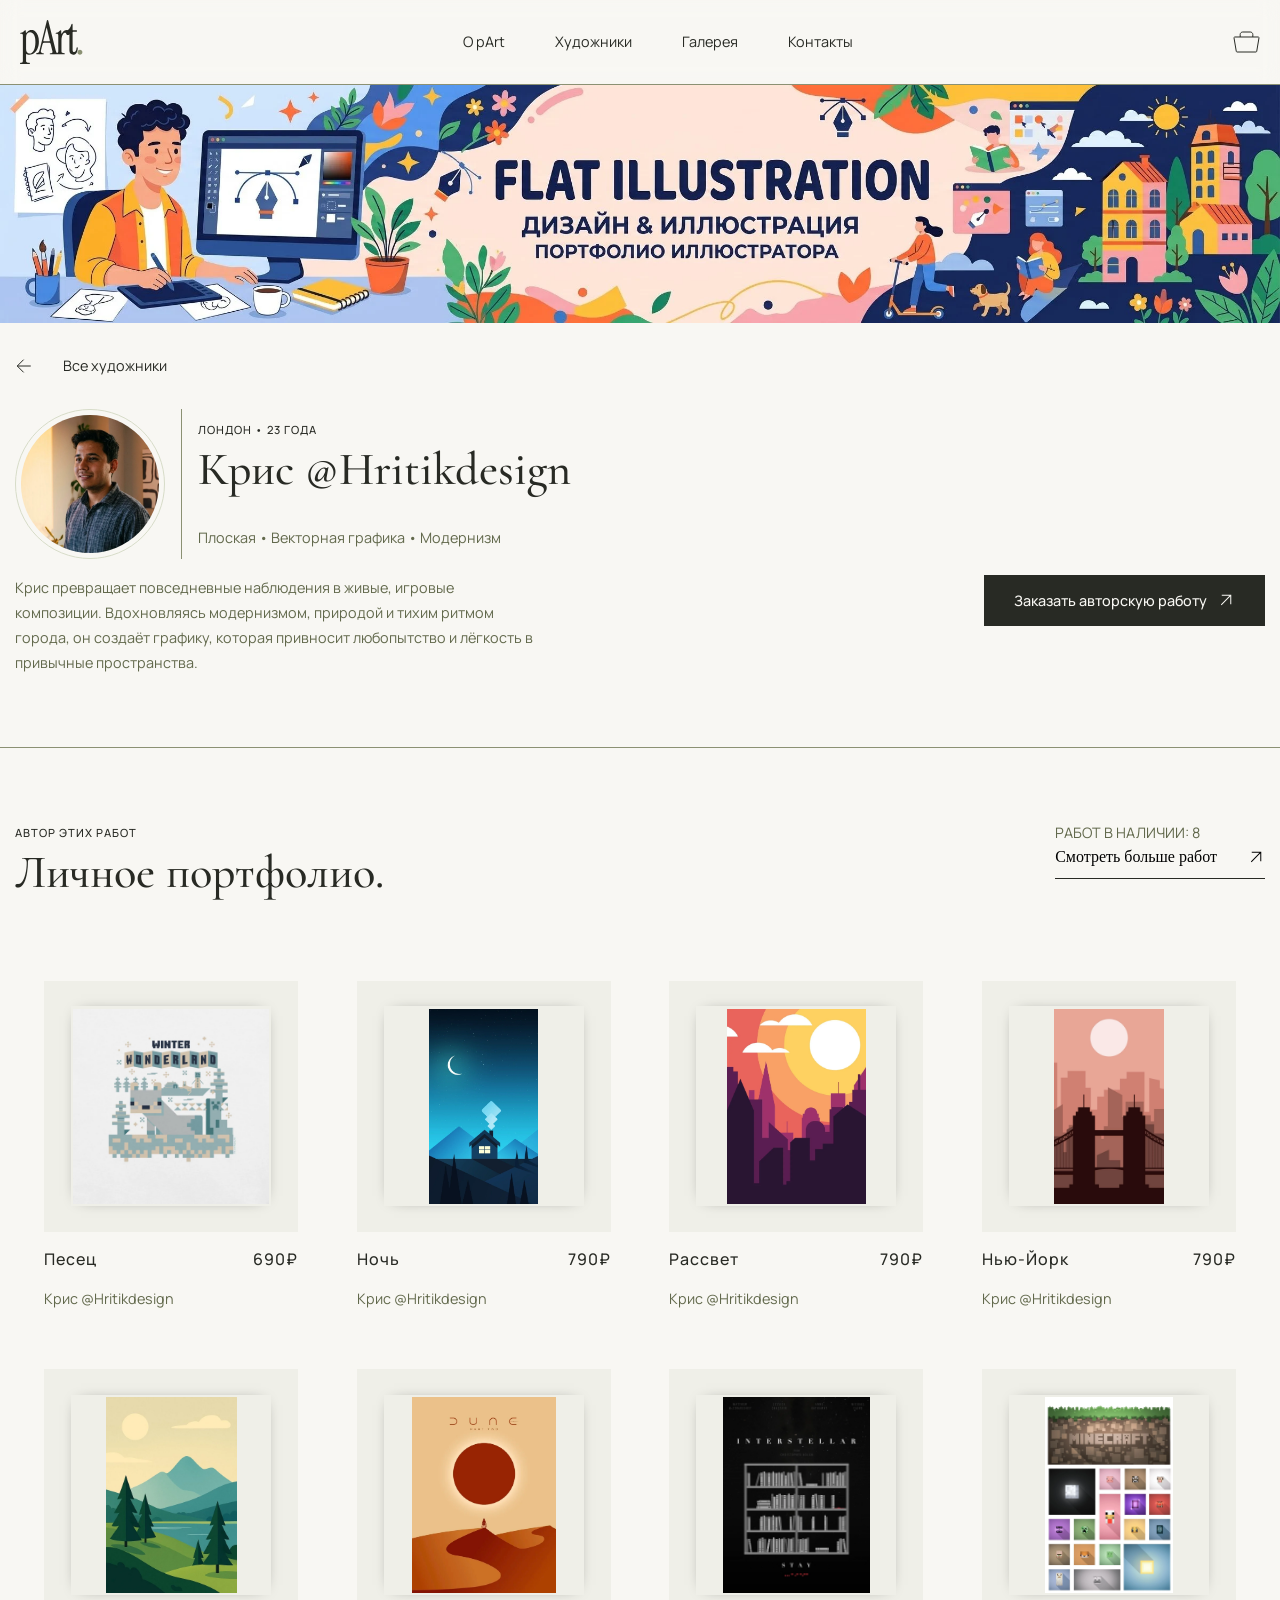
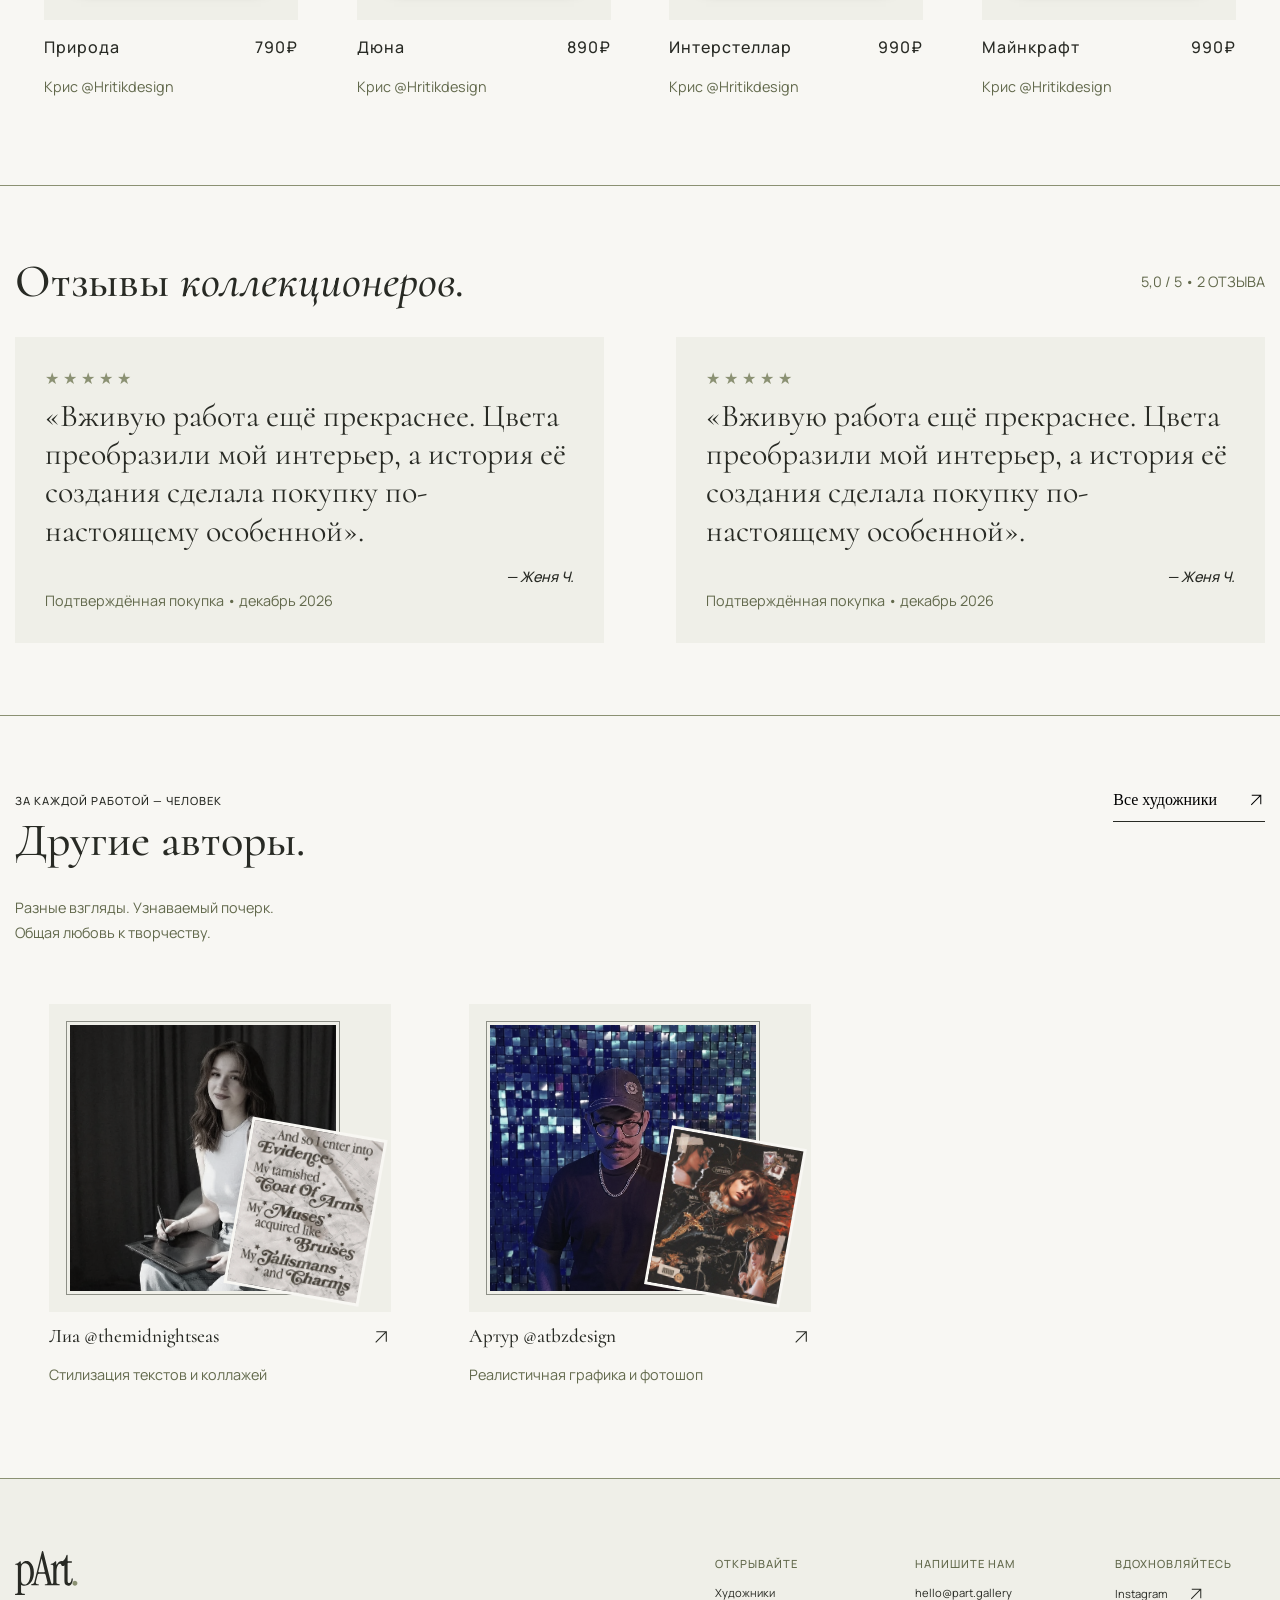
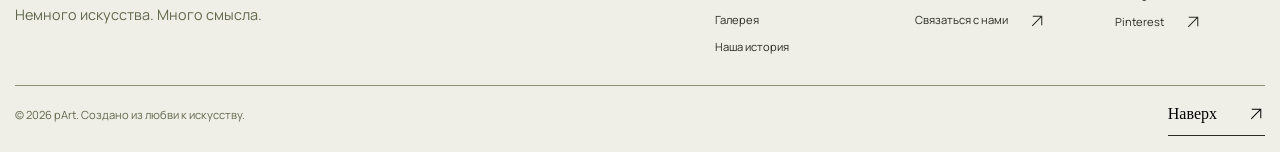
<file: pages/@Hritikdesign.html>
<!DOCTYPE html>
<html lang="ru">

<head>
  <meta charset="UTF-8">
  <meta name="viewport" content="width=device-width, initial-scale=1.0">

  <link rel="preconnect" href="https://fonts.googleapis.com">
  <link rel="preconnect" href="https://fonts.gstatic.com" crossorigin>
  <link href="https://fonts.googleapis.com/css2?family=Manrope:wght@400;500&display=swap" rel="stylesheet">
  <link href="https://fonts.googleapis.com/css2?family=Cormorant:ital,wght@0,300..700;1,300..700&display=swap"
    rel="stylesheet">

  <link rel="icon" href="../assets/icons/favicon.svg" type="image/svg+xml">

  <link rel="stylesheet" href="../styles/tokens.css">
  <link rel="stylesheet" href="../styles/reset.css">
  <link rel="stylesheet" href="../styles/base.css">
  <link rel="stylesheet" href="../styles/header.css">
  <link rel="stylesheet" href="../styles/profile.css">
  <link rel="stylesheet" href="../styles/gallery.css">
  <link rel="stylesheet" href="../styles/feedback.css">
  <link rel="stylesheet" href="../styles/artists.css">
  <link rel="stylesheet" href="../styles/footer.css">

  <title>pArt: Крис @Hritikdesign</title>
</head>

<body>
  <header class="header">
    <div class="container header__container">

      <a href="../index.html" class="logo" aria-label="pArt — на главную">
        <svg class="logo__icon" width="63" height="44" aria-hidden="true">
          <use href="../assets/icons/sprites.svg#logo-icon"></use>
        </svg>
      </a>

      <nav class="header__nav nav" aria-label="Основная навигация">
        <ul class="nav__list">
          <li class="nav__list-item">
            <a href="../index.html#about-id" class="nav__list-link">О pArt</a>
          </li>

          <li class="nav__list-item">
            <a href="../index.html#artists-id" class="nav__list-link">Художники</a>
          </li>

          <li class="nav__list-item">
            <a href="../index.html#gallery-id" class="nav__list-link">Галерея</a>
          </li>

          <li class="nav__list-item">
            <a href="../index.html#contacts-id" class="nav__list-link">Контакты</a>
          </li>
        </ul>
      </nav>

      <div class="header__inner">
        <a href="./cart.html" class="header__cart" aria-label="Перейти в корзину товаров">
          <svg class="logo__icon" width="27" height="22" aria-hidden="true">
            <use href="../assets/icons/sprites.svg#cart-icon"></use>
          </svg>
        </a>

        <button class="header__burger" type="button" popovertarget="mob-menu-id" aria-label="Открыть меню навигации">
          <svg class="header__burger-icon" width="27" height="22" aria-hidden="true">
            <use href="../assets/icons/sprites.svg#burger-icon"></use>
          </svg>
        </button>
      </div>

    </div>

    <div class="mob-menu" id="mob-menu-id" popover="auto">
      <div class="mob-menu__inner">

        <button class="mob-menu__close" type="button" popovertarget="mob-menu-id" popovertargetaction="hide"
          aria-label="Закрыть меню навигации">
          <svg class="mob-menu__close-icon" width="25" height="22" aria-hidden="true">
            <use href="../assets/icons/sprites.svg#cross-icon"></use>
          </svg>
        </button>

        <nav class="nav" aria-label="Мобильная навигация">
          <ul class="nav__list">
            <li class="nav__list-item">
              <a href="../index.html#about-id" class="nav__list-link">О pArt</a>
            </li>

            <li class="nav__list-item">
              <a href="../index.html#artists-id" class="nav__list-link">Художники</a>
            </li>

            <li class="nav__list-item">
              <a href="../index.html#gallery-id" class="nav__list-link">Галерея</a>
            </li>

            <li class="nav__list-item">
              <a href="../index.html#contacts-id" class="nav__list-link">Контакты</a>
            </li>
          </ul>
        </nav>

      </div>
    </div>
  </header>


  <main class="main" id="main">
    <section class="profile" id="profile-id">
      <div class="profile__banner">
        <img class="profile__banner-img" src="../assets/images/flat_banner.webp"
          alt="Баннер с информацией о художнике Крис @Hritikdesign" width="2400" height="448" fetchpriority="high"
          decoding="async">
      </div>

      <div class="profile__container container">

        <a class="profile__comeback-link link--comeback" href="./artists.html">
          <svg class="profile__comeback-icon arrow--left" width="18" height="18" aria-hidden="true">
            <use href="../assets/icons/sprites.svg#arrow-icon"></use>
          </svg>
          Все художники
        </a>

        <div class="profile__info">

          <div class="profile__info-wrapper">

            <div class="profile__info-preview">
              <img class="profile__info-img" src="../assets/images/flat_artist.webp"
                alt="На фото художник Крис @Hritikdesign" width="150" height="150" fetchpriority="high"
                decoding="async">
            </div>

            <div class="profile__info-inner">
              <span class="profile__info-subtitle subtitle">
                Лондон • 23 года
              </span>

              <h1 class="profile__info-title title">
                Крис @Hritikdesign
              </h1>

              <p class="profile__info-desc description">
                Плоская • Векторная графика • Модернизм
              </p>
            </div>

          </div>

        </div>

        <div class="profile__footer">
          <p class="profile__footer-desc description">
            Крис превращает повседневные наблюдения в живые, игровые композиции. Вдохновляясь модернизмом, природой и
            тихим ритмом города, он создаёт графику, которая привносит любопытство и лёгкость в привычные пространства.
          </p>

          <div class="profile__footer-inner">
            <a href="./order.html" class="profile__footer-link button button--dark">
              Заказать авторскую работу
              <svg class="profile__footer-link-icon arrow--rightup" width="18" height="18" aria-hidden="true">
                <use href="../assets/icons/sprites.svg#arrow-icon"></use>
              </svg>
            </a>
          </div>
        </div>

      </div>
    </section>


    <section class="gallery" id="gallery-id">
      <div class="gallery__container container">

        <div class="gallery__header">

          <div class="gallery__inner">
            <span class="gallery__header-subtitle subtitle">
              автор этих работ
            </span>

            <h2 class="gallery__header-title title">
              Личное портфолио.
            </h2>
          </div>

          <div class="gallery__inner">
            <span class="gallery__header-description description">
              РАБОТ В НАЛИЧИИ: 8
            </span>

            <a class="gallery__header-link link--underline" href="./gallery.html">
              Смотреть больше работ

              <svg class="gallery__header-icon arrow--rightup" width="18" height="18" aria-hidden="true">
                <use href="../assets/icons/sprites.svg#arrow-icon"></use>
              </svg>
            </a>
          </div>

        </div>

        <div class="gallery__cards">

          <a class="gallery__card" href="./flat_7.html">

            <div class="gallery__card-preview">
              <div class="gallery__card-wrapper">
                <img class="gallery__card-img" src="../assets/images/flat_7.webp"
                  alt="Постер «Песец». Автор - Крис @Hritikdesign" width="200" height="200" loading="lazy"
                  decoding="async">
              </div>

              <div class="gallery__card-block">
                <svg class="gallery__card-icon arrow--rightup" width="20" height="20" aria-hidden="true">
                  <use href="../assets/icons/sprites.svg#arrow-icon"></use>
                </svg>
              </div>
            </div>

            <div class="gallery__card-info">
              <h3 class="gallery__card-title">
                Песец
                <span class="gallery__card-price">690₽</span>
              </h3>

              <p class="gallery__card-desc description">
                Крис @Hritikdesign
              </p>
            </div>
          </a>

          <a class="gallery__card" href="./flat_1.html">

            <div class="gallery__card-preview">
              <div class="gallery__card-wrapper">
                <img class="gallery__card-img" src="../assets/images/flat_1.webp"
                  alt="Постер «Ночь». Автор - Крис @Hritikdesign" width="200" height="200" loading="lazy"
                  decoding="async">
              </div>

              <div class="gallery__card-block">
                <svg class="gallery__card-icon arrow--rightup" width="20" height="20" aria-hidden="true">
                  <use href="../assets/icons/sprites.svg#arrow-icon"></use>
                </svg>
              </div>
            </div>

            <div class="gallery__card-info">
              <h3 class="gallery__card-title">
                Ночь
                <span class="gallery__card-price">790₽</span>
              </h3>

              <p class="gallery__card-desc description">
                Крис @Hritikdesign
              </p>
            </div>
          </a>

          <a class="gallery__card" href="./flat_2.html">

            <div class="gallery__card-preview">
              <div class="gallery__card-wrapper">
                <img class="gallery__card-img" src="../assets/images/flat_2.webp"
                  alt="Постер «Рассвет». Автор - Крис @Hritikdesign" width="200" height="200" loading="lazy"
                  decoding="async">
              </div>

              <div class="gallery__card-block">
                <svg class="gallery__card-icon arrow--rightup" width="20" height="20" aria-hidden="true">
                  <use href="../assets/icons/sprites.svg#arrow-icon"></use>
                </svg>
              </div>
            </div>

            <div class="gallery__card-info">
              <h3 class="gallery__card-title">
                Рассвет
                <span class="gallery__card-price">790₽</span>
              </h3>

              <p class="gallery__card-desc description">
                Крис @Hritikdesign
              </p>
            </div>
          </a>

          <a class="gallery__card" href="./flat_3.html">

            <div class="gallery__card-preview">
              <div class="gallery__card-wrapper">
                <img class="gallery__card-img" src="../assets/images/flat_3.webp"
                  alt="Постер «Нью-Йорк». Автор - Крис @Hritikdesign" width="200" height="200" loading="lazy"
                  decoding="async">
              </div>

              <div class="gallery__card-block">
                <svg class="gallery__card-icon arrow--rightup" width="20" height="20" aria-hidden="true">
                  <use href="../assets/icons/sprites.svg#arrow-icon"></use>
                </svg>
              </div>
            </div>

            <div class="gallery__card-info">
              <h3 class="gallery__card-title">
                Нью-Йорк
                <span class="gallery__card-price">790₽</span>
              </h3>

              <p class="gallery__card-desc description">
                Крис @Hritikdesign
              </p>
            </div>
          </a>

          <a class="gallery__card" href="./flat_4.html">

            <div class="gallery__card-preview">
              <div class="gallery__card-wrapper">
                <img class="gallery__card-img" src="../assets/images/flat_4.webp"
                  alt="Постер «Природа». Автор - Крис @Hritikdesign" width="200" height="200" loading="lazy"
                  decoding="async">
              </div>

              <div class="gallery__card-block">
                <svg class="gallery__card-icon arrow--rightup" width="20" height="20" aria-hidden="true">
                  <use href="../assets/icons/sprites.svg#arrow-icon"></use>
                </svg>
              </div>
            </div>

            <div class="gallery__card-info">
              <h3 class="gallery__card-title">
                Природа
                <span class="gallery__card-price">790₽</span>
              </h3>

              <p class="gallery__card-desc description">
                Крис @Hritikdesign
              </p>
            </div>
          </a>

          <a class="gallery__card" href="./flat_5.html">

            <div class="gallery__card-preview">
              <div class="gallery__card-wrapper">
                <img class="gallery__card-img" src="../assets/images/flat_5.webp"
                  alt="Постер к фильму «Дюна». Автор - Крис @Hritikdesign" width="200" height="200" loading="lazy"
                  decoding="async">
              </div>

              <div class="gallery__card-block">
                <svg class="gallery__card-icon arrow--rightup" width="20" height="20" aria-hidden="true">
                  <use href="../assets/icons/sprites.svg#arrow-icon"></use>
                </svg>
              </div>
            </div>

            <div class="gallery__card-info">
              <h3 class="gallery__card-title">
                Дюна
                <span class="gallery__card-price">890₽</span>
              </h3>

              <p class="gallery__card-desc description">
                Крис @Hritikdesign
              </p>
            </div>
          </a>

          <a class="gallery__card" href="./flat_6.html">

            <div class="gallery__card-preview">
              <div class="gallery__card-wrapper">
                <img class="gallery__card-img" src="../assets/images/flat_6.webp"
                  alt="Постер к фильму «Интерстеллар». Автор - Крис @Hritikdesign" width="200" height="200"
                  loading="lazy" decoding="async">
              </div>

              <div class="gallery__card-block">
                <svg class="gallery__card-icon arrow--rightup" width="20" height="20" aria-hidden="true">
                  <use href="../assets/icons/sprites.svg#arrow-icon"></use>
                </svg>
              </div>
            </div>

            <div class="gallery__card-info">
              <h3 class="gallery__card-title">
                Интерстеллар
                <span class="gallery__card-price">990₽</span>
              </h3>

              <p class="gallery__card-desc description">
                Крис @Hritikdesign
              </p>
            </div>
          </a>

          <a class="gallery__card" href="./flat_8.html">

            <div class="gallery__card-preview">
              <div class="gallery__card-wrapper">
                <img class="gallery__card-img" src="../assets/images/flat_8.webp"
                  alt="Постер «Майнкрафт - компьютерная игра». Автор - Крис @Hritikdesign" width="200" height="200"
                  loading="lazy" decoding="async">
              </div>

              <div class="gallery__card-block">
                <svg class="gallery__card-icon arrow--rightup" width="20" height="20" aria-hidden="true">
                  <use href="../assets/icons/sprites.svg#arrow-icon"></use>
                </svg>
              </div>
            </div>

            <div class="gallery__card-info">
              <h3 class="gallery__card-title">
                Майнкрафт
                <span class="gallery__card-price">990₽</span>
              </h3>

              <p class="gallery__card-desc description">
                Крис @Hritikdesign
              </p>
            </div>
          </a>

        </div>
      </div>
    </section>


    <section class="feedback" id="feedback-id">
      <div class="feedback__container container">

        <div class="feedback__header">
          <h2 class="feedback__header-title title">Отзывы
            <span>коллекционеров.</span>
          </h2>

          <a href="./feedback.html" class="feedback__header-desc description">
            5,0 / 5 • 2 ОТЗЫВА
          </a>
        </div>

        <div class="feedback__cards">

          <div class="feedback__card">
            <blockquote class="feedback__card-quote">
              «Вживую работа ещё прекраснее. Цвета преобразили мой интерьер, а история её создания сделала покупку
              по-настоящему особенной».
            </blockquote>
            <p class="feedback__card-author"> — Женя Ч.</p>
            <p class="feedback__card-desc description">
              Подтверждённая покупка • декабрь 2026
            </p>
          </div>

          <div class="feedback__card">
            <blockquote class="feedback__card-quote">
              «Вживую работа ещё прекраснее. Цвета преобразили мой интерьер, а история её создания сделала покупку
              по-настоящему особенной».
            </blockquote>
            <p class="feedback__card-author"> — Женя Ч.</p>
            <p class="feedback__card-desc description">
              Подтверждённая покупка • декабрь 2026
            </p>
          </div>

        </div>


      </div>
    </section>


    <section class="artists" id="artists-id">
      <div class="artists__container container">

        <div class="artists__header">

          <div class="artists__inner">
            <span class="artists__header-subtitle subtitle">
              ЗА КАЖДОЙ РАБОТОЙ — ЧЕЛОВЕК
            </span>

            <h2 class="artists__header-title title">
              Другие авторы.
            </h2>

            <p class="artists__header-desc description">
              Разные взгляды. Узнаваемый почерк. Общая любовь к творчеству.
            </p>
          </div>

          <div class="artists__inner">
            <a class="artists__header-link link--underline" href="./artists.html">
              Все художники

              <svg class="artists__header-icon arrow--rightup" width="18" height="18" aria-hidden="true">
                <use href="../assets/icons/sprites.svg#arrow-icon"></use>
              </svg>
            </a>
          </div>

        </div>

        <div class="artists__cards">

          <a class="artists__card" href="./@themidnightseas.html">

            <div class="artists__card-preview">
              <img class="artists__card-artist-img" src="../assets/images/text_artist.webp" alt="Лиа @themidnightseas"
                width="300" height="300" loading="lazy" decoding="async">

              <img class="artists__card-poster-img" src="../assets/images/text_2.webp"
                alt="Постер «Музы». Автор - Лиа @themidnightseas" width="150" height="150" loading="lazy"
                decoding="async">
            </div>

            <div class="artists__card-info">
              <h3 class="artists__card-title title">
                Лиа @themidnightseas

                <svg class="artists__card-icon arrow--rightup" width="20" height="20" aria-hidden="true">
                  <use href="../assets/icons/sprites.svg#arrow-icon"></use>
                </svg>
              </h3>

              <p class="artists__card-desc description">
                Стилизация текстов и коллажей
              </p>
            </div>
          </a>

          <a class="artists__card" href="./@atbzdesign.html">

            <div class="artists__card-preview">
              <img class="artists__card-artist-img" src="../assets/images/real_artist.webp" alt="Артур @atbzdesign"
                width="300" height="300" loading="lazy" decoding="async">

              <img class="artists__card-poster-img" src="../assets/images/real_6.webp"
                alt="Постер «Измученная поэтесса». Автор - Артур @atbzdesign" width="150" height="150" loading="lazy"
                decoding="async">
            </div>

            <div class="artists__card-info">
              <h3 class="artists__card-title title">
                Артур @atbzdesign

                <svg class="artists__card-icon arrow--rightup" width="20" height="20" aria-hidden="true">
                  <use href="../assets/icons/sprites.svg#arrow-icon"></use>
                </svg>
              </h3>

              <p class="artists__card-desc description">
                Реалистичная графика и фотошоп
              </p>
            </div>
          </a>

        </div>

      </div>
    </section>
  </main>


  <footer class="footer" id="contacts-id">
    <div class="footer__container container">
      <nav class="footer__nav">

        <div class="footer__nav-inner">
          <a href="../index.html" class="logo" aria-label="pArt — на главную">
            <svg class="logo__icon" width="63" height="44" aria-hidden="true">
              <use href="../assets/icons/sprites.svg#logo-icon"></use>
            </svg>
          </a>

          <p class="footer__nav-desc description">
            Немного искусства. Много смысла.
          </p>
        </div>

        <div class="footer__nav-inner">
          <span class="footer__nav-subtitle subtitle">ОТКРЫВАЙТЕ</span>
          <ul class="footer__nav-list">

            <li class="footer__nav-item">
              <a href="../index.html#artists-id" class="footer__nav-link">Художники</a>
            </li>

            <li class="footer__nav-item">
              <a href="../index.html#gallery-id" class="footer__nav-link">Галерея</a>
            </li>

            <li class="footer__nav-item">
              <a href="../index.html#about-id" class="footer__nav-link">Наша история</a>
            </li>

          </ul>
        </div>

        <div class="footer__nav-inner">
          <span class="footer__nav-subtitle subtitle">НАПИШИТЕ НАМ</span>
          <ul class="footer__nav-list">

            <li class="footer__nav-item">
              <a href="mailto:hello@part.gallery" class="footer__nav-link">hello@part.gallery</a>
            </li>

            <li class="footer__nav-item">
              <a href="../index.html" class="footer__nav-link">
                Связаться с нами
                <svg class="footer__nav-icon arrow--rightup" width="18" height="18" aria-hidden="true">
                  <use href="../assets/icons/sprites.svg#arrow-icon"></use>
                </svg>
              </a>
            </li>

          </ul>
        </div>

        <div class="footer__nav-inner">
          <span class="footer__nav-subtitle subtitle">ВДОХНОВЛЯЙТЕСЬ</span>
          <ul class="footer__nav-list">

            <li class="footer__nav-item">
              <a href="https://www.instagram.com" class="footer__nav-link" target="_blank" rel="noopener noreferrer">
                Instagram
                <svg class="footer__nav-icon arrow--rightup" width="18" height="18" aria-hidden="true">
                  <use href="../assets/icons/sprites.svg#arrow-icon"></use>
                </svg>
              </a>
            </li>

            <li class="footer__nav-item">
              <a href="https://www.pinterest.com" class="footer__nav-link" target="_blank" rel="noopener noreferrer">
                Pinterest
                <svg class="footer__nav-icon arrow--rightup" width="18" height="18" aria-hidden="true">
                  <use href="../assets/icons/sprites.svg#arrow-icon"></use>
                </svg>
              </a>
            </li>

          </ul>
        </div>

      </nav>

      <div class="footer__wrapper">
        <p class="footer__desc description">
          © 2026 pArt. Создано из любви к искусству.
        </p>

        <a href="#main" class="footer__link link--underline">
          Наверх
          <svg class="footer__icon arrow--rightup" width="18" height="18" aria-hidden="true">
            <use href="../assets/icons/sprites.svg#arrow-icon"></use>
          </svg>
        </a>
      </div>
    </div>
  </footer>
</body>

</html>
</file>
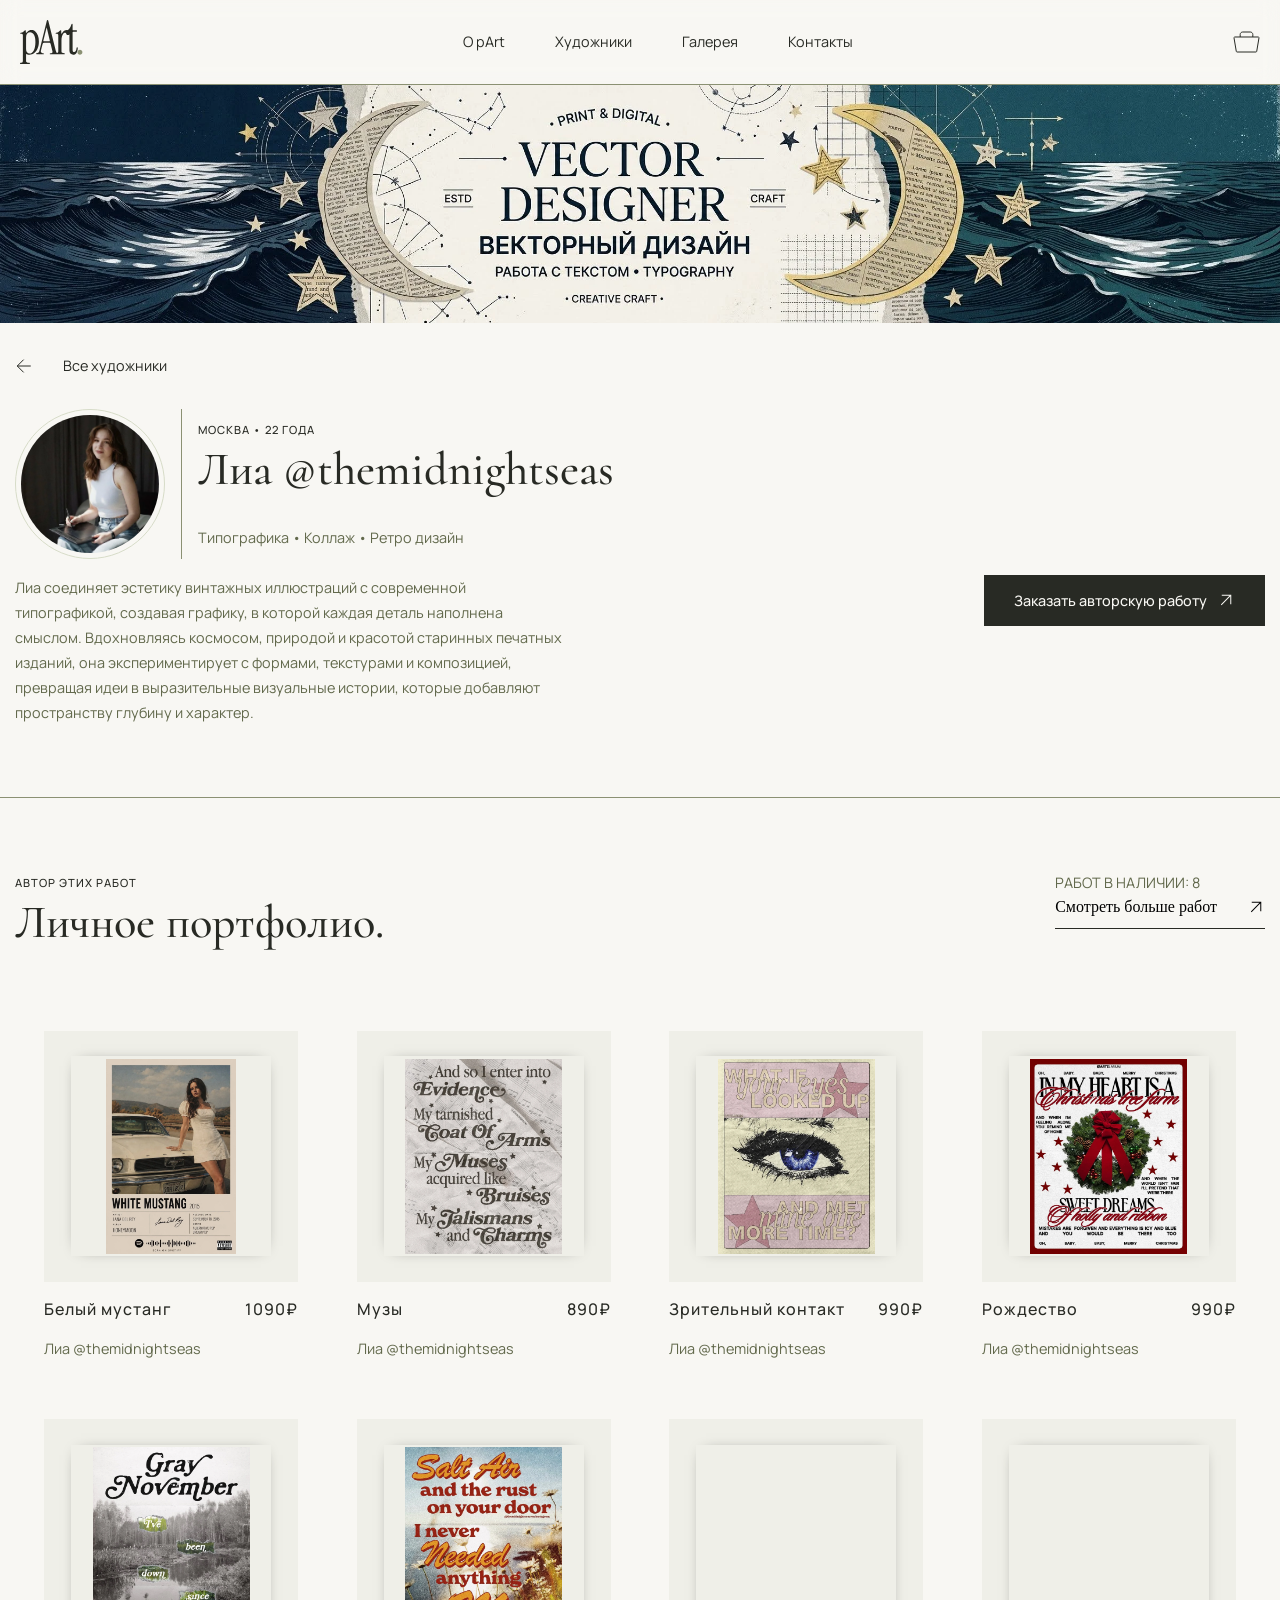
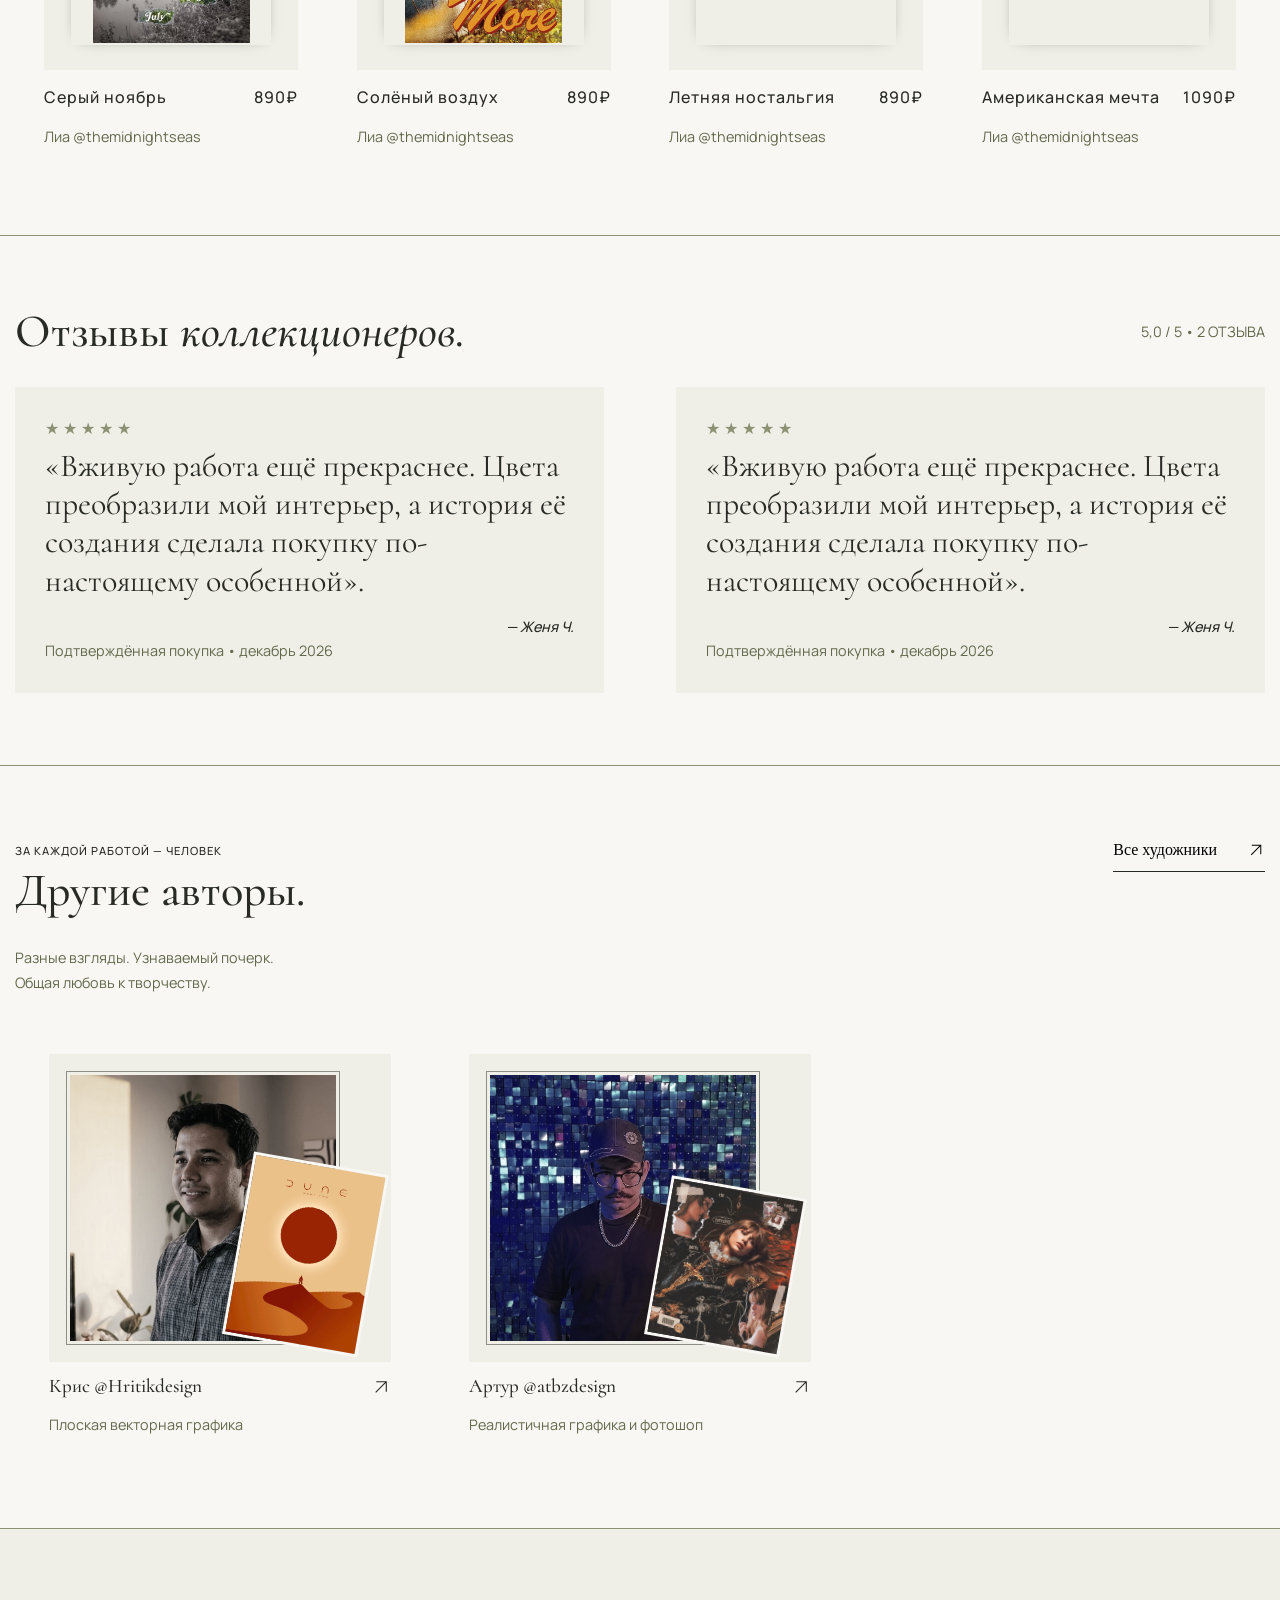
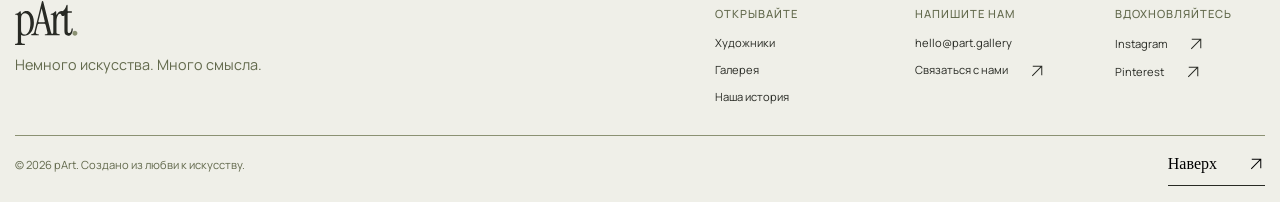
<file: pages/@themidnightseas.html>
<!DOCTYPE html>
<html lang="ru">

<head>
  <meta charset="UTF-8">
  <meta name="viewport" content="width=device-width, initial-scale=1.0">

  <link rel="preconnect" href="https://fonts.googleapis.com">
  <link rel="preconnect" href="https://fonts.gstatic.com" crossorigin>
  <link href="https://fonts.googleapis.com/css2?family=Manrope:wght@400;500&display=swap" rel="stylesheet">
  <link href="https://fonts.googleapis.com/css2?family=Cormorant:ital,wght@0,300..700;1,300..700&display=swap"
    rel="stylesheet">

  <link rel="icon" href="../assets/icons/favicon.svg" type="image/svg+xml">

  <link rel="stylesheet" href="../styles/tokens.css">
  <link rel="stylesheet" href="../styles/reset.css">
  <link rel="stylesheet" href="../styles/base.css">
  <link rel="stylesheet" href="../styles/header.css">
  <link rel="stylesheet" href="../styles/profile.css">
  <link rel="stylesheet" href="../styles/gallery.css">
  <link rel="stylesheet" href="../styles/feedback.css">
  <link rel="stylesheet" href="../styles/artists.css">
  <link rel="stylesheet" href="../styles/footer.css">

  <title>pArt: Лиа @themidnightseas</title>
</head>

<body>
  <header class="header">
    <div class="container header__container">

      <a href="../index.html" class="logo" aria-label="pArt — на главную">
        <svg class="logo__icon" width="63" height="44" aria-hidden="true">
          <use href="../assets/icons/sprites.svg#logo-icon"></use>
        </svg>
      </a>

      <nav class="header__nav nav" aria-label="Основная навигация">
        <ul class="nav__list">
          <li class="nav__list-item">
            <a href="../index.html#about-id" class="nav__list-link">О pArt</a>
          </li>

          <li class="nav__list-item">
            <a href="../index.html#artists-id" class="nav__list-link">Художники</a>
          </li>

          <li class="nav__list-item">
            <a href="../index.html#gallery-id" class="nav__list-link">Галерея</a>
          </li>

          <li class="nav__list-item">
            <a href="../index.html#contacts-id" class="nav__list-link">Контакты</a>
          </li>
        </ul>
      </nav>

      <div class="header__inner">
        <a href="./cart.html" class="header__cart" aria-label="Перейти в корзину товаров">
          <svg class="logo__icon" width="27" height="22" aria-hidden="true">
            <use href="../assets/icons/sprites.svg#cart-icon"></use>
          </svg>
        </a>

        <button class="header__burger" type="button" popovertarget="mob-menu-id" aria-label="Открыть меню навигации">
          <svg class="header__burger-icon" width="27" height="22" aria-hidden="true">
            <use href="../assets/icons/sprites.svg#burger-icon"></use>
          </svg>
        </button>
      </div>

    </div>

    <div class="mob-menu" id="mob-menu-id" popover="auto">
      <div class="mob-menu__inner">

        <button class="mob-menu__close" type="button" popovertarget="mob-menu-id" popovertargetaction="hide"
          aria-label="Закрыть меню навигации">
          <svg class="mob-menu__close-icon" width="25" height="22" aria-hidden="true">
            <use href="../assets/icons/sprites.svg#cross-icon"></use>
          </svg>
        </button>

        <nav class="nav" aria-label="Мобильная навигация">
          <ul class="nav__list">
            <li class="nav__list-item">
              <a href="../index.html#about-id" class="nav__list-link">О pArt</a>
            </li>

            <li class="nav__list-item">
              <a href="../index.html#artists-id" class="nav__list-link">Художники</a>
            </li>

            <li class="nav__list-item">
              <a href="../index.html#gallery-id" class="nav__list-link">Галерея</a>
            </li>

            <li class="nav__list-item">
              <a href="../index.html#contacts-id" class="nav__list-link">Контакты</a>
            </li>
          </ul>
        </nav>

      </div>
    </div>
  </header>


  <main class="main" id="main">
    <section class="profile" id="profile-id">
      <div class="profile__banner">
        <img class="profile__banner-img" src="../assets/images/text_banner.webp"
          alt="Баннер с информацией о художнике Лиа @themidnightseas" width="2400" height="448" fetchpriority="high"
          decoding="async">
      </div>

      <div class="profile__container container">

        <a class="profile__comeback-link link--comeback" href="./artists.html">
          <svg class="profile__comeback-icon arrow--left" width="18" height="18" aria-hidden="true">
            <use href="../assets/icons/sprites.svg#arrow-icon"></use>
          </svg>
          Все художники
        </a>

        <div class="profile__info">

          <div class="profile__info-wrapper">

            <div class="profile__info-preview">
              <img class="profile__info-img" src="../assets/images/text_artist.webp"
                alt="На фото художник Лиа @themidnightseas" width="150" height="150" fetchpriority="high"
                decoding="async">
            </div>

            <div class="profile__info-inner">
              <span class="profile__info-subtitle subtitle">
                Москва • 22 года
              </span>

              <h1 class="profile__info-title title">
                Лиа @themidnightseas
              </h1>

              <p class="profile__info-desc description">
                Типографика • Коллаж • Ретро дизайн
              </p>
            </div>

          </div>

        </div>

        <div class="profile__footer">
          <p class="profile__footer-desc description">
            Лиа соединяет эстетику винтажных иллюстраций с современной типографикой, создавая графику, в которой каждая
            деталь наполнена смыслом. Вдохновляясь космосом, природой и красотой старинных печатных изданий, она
            экспериментирует с формами, текстурами и композицией, превращая идеи в выразительные визуальные истории,
            которые добавляют пространству глубину и характер.
          </p>

          <div class="profile__footer-inner">
            <a href="./order.html" class="profile__footer-link button button--dark">
              Заказать авторскую работу
              <svg class="profile__footer-link-icon arrow--rightup" width="18" height="18" aria-hidden="true">
                <use href="../assets/icons/sprites.svg#arrow-icon"></use>
              </svg>
            </a>
          </div>
        </div>

      </div>
    </section>


    <section class="gallery" id="gallery-id">
      <div class="gallery__container container">

        <div class="gallery__header">

          <div class="gallery__inner">
            <span class="gallery__header-subtitle subtitle">
              автор этих работ
            </span>

            <h2 class="gallery__header-title title">
              Личное портфолио.
            </h2>
          </div>

          <div class="gallery__inner">
            <span class="gallery__header-description description">
              РАБОТ В НАЛИЧИИ: 8
            </span>

            <a class="gallery__header-link link--underline" href="./gallery.html">
              Смотреть больше работ

              <svg class="gallery__header-icon arrow--rightup" width="18" height="18" aria-hidden="true">
                <use href="../assets/icons/sprites.svg#arrow-icon"></use>
              </svg>
            </a>
          </div>

        </div>

        <div class="gallery__cards">

          <a class="gallery__card" href="./text_1.html">

            <div class="gallery__card-preview">
              <div class="gallery__card-wrapper">
                <img class="gallery__card-img" src="../assets/images/text_1.webp"
                  alt="Постер «Белый мустанг». Автор - Лиа @themidnightseas" width="200" height="200" loading="lazy"
                  decoding="async">
              </div>

              <div class="gallery__card-block">
                <svg class="gallery__card-icon arrow--rightup" width="20" height="20" aria-hidden="true">
                  <use href="../assets/icons/sprites.svg#arrow-icon"></use>
                </svg>
              </div>
            </div>

            <div class="gallery__card-info">
              <h3 class="gallery__card-title">
                Белый мустанг
                <span class="gallery__card-price">1090₽</span>
              </h3>

              <p class="gallery__card-desc description">
                Лиа @themidnightseas
              </p>
            </div>
          </a>

          <a class="gallery__card" href="./text_2.html">

            <div class="gallery__card-preview">
              <div class="gallery__card-wrapper">
                <img class="gallery__card-img" src="../assets/images/text_2.webp"
                  alt="Постер «Музы». Автор - Лиа @themidnightseas" width="200" height="200" loading="lazy"
                  decoding="async">
              </div>

              <div class="gallery__card-block">
                <svg class="gallery__card-icon arrow--rightup" width="20" height="20" aria-hidden="true">
                  <use href="../assets/icons/sprites.svg#arrow-icon"></use>
                </svg>
              </div>
            </div>

            <div class="gallery__card-info">
              <h3 class="gallery__card-title">
                Музы
                <span class="gallery__card-price">890₽</span>
              </h3>

              <p class="gallery__card-desc description">
                Лиа @themidnightseas
              </p>
            </div>
          </a>

          <a class="gallery__card" href="./text_3.html">

            <div class="gallery__card-preview">
              <div class="gallery__card-wrapper">
                <img class="gallery__card-img" src="../assets/images/text_3.webp"
                  alt="Постер «Зрительный контакт». Автор - Лиа @themidnightseas" width="200" height="200"
                  loading="lazy" decoding="async">
              </div>

              <div class="gallery__card-block">
                <svg class="gallery__card-icon arrow--rightup" width="20" height="20" aria-hidden="true">
                  <use href="../assets/icons/sprites.svg#arrow-icon"></use>
                </svg>
              </div>
            </div>

            <div class="gallery__card-info">
              <h3 class="gallery__card-title">
                Зрительный контакт
                <span class="gallery__card-price">990₽</span>
              </h3>

              <p class="gallery__card-desc description">
                Лиа @themidnightseas
              </p>
            </div>
          </a>

          <a class="gallery__card" href="./text_4.html">

            <div class="gallery__card-preview">
              <div class="gallery__card-wrapper">
                <img class="gallery__card-img" src="../assets/images/text_4.webp"
                  alt="Постер «Рождество». Автор - Лиа @themidnightseas" width="200" height="200" loading="lazy"
                  decoding="async">
              </div>

              <div class="gallery__card-block">
                <svg class="gallery__card-icon arrow--rightup" width="20" height="20" aria-hidden="true">
                  <use href="../assets/icons/sprites.svg#arrow-icon"></use>
                </svg>
              </div>
            </div>

            <div class="gallery__card-info">
              <h3 class="gallery__card-title">
                Рождество
                <span class="gallery__card-price">990₽</span>
              </h3>

              <p class="gallery__card-desc description">
                Лиа @themidnightseas
              </p>
            </div>
          </a>

          <a class="gallery__card" href="./text_5.html">

            <div class="gallery__card-preview">
              <div class="gallery__card-wrapper">
                <img class="gallery__card-img" src="../assets/images/text_5.webp"
                  alt="Постер «Серый ноябрь». Автор - Лиа @themidnightseas" width="200" height="200" loading="lazy"
                  decoding="async">
              </div>

              <div class="gallery__card-block">
                <svg class="gallery__card-icon arrow--rightup" width="20" height="20" aria-hidden="true">
                  <use href="../assets/icons/sprites.svg#arrow-icon"></use>
                </svg>
              </div>
            </div>

            <div class="gallery__card-info">
              <h3 class="gallery__card-title">
                Серый ноябрь
                <span class="gallery__card-price">890₽</span>
              </h3>

              <p class="gallery__card-desc description">
                Лиа @themidnightseas
              </p>
            </div>
          </a>

          <a class="gallery__card" href="./text_6.html">

            <div class="gallery__card-preview">
              <div class="gallery__card-wrapper">
                <img class="gallery__card-img" src="../assets/images/text_6.webp"
                  alt="Постер «Солёный воздух». Автор - Лиа @themidnightseas" width="200" height="200" loading="lazy"
                  decoding="async">
              </div>

              <div class="gallery__card-block">
                <svg class="gallery__card-icon arrow--rightup" width="20" height="20" aria-hidden="true">
                  <use href="../assets/icons/sprites.svg#arrow-icon"></use>
                </svg>
              </div>
            </div>

            <div class="gallery__card-info">
              <h3 class="gallery__card-title">
                Солёный воздух
                <span class="gallery__card-price">890₽</span>
              </h3>

              <p class="gallery__card-desc description">
                Лиа @themidnightseas
              </p>
            </div>
          </a>

          <a class="gallery__card" href="./text_7.html">

            <div class="gallery__card-preview">
              <div class="gallery__card-wrapper">
                <img class="gallery__card-img" src="../assets/images/text_7.webp"
                  alt="Постер «Летняя ностальгия». Автор - Лиа @themidnightseas" width="200" height="200" loading="lazy"
                  decoding="async">
              </div>

              <div class="gallery__card-block">
                <svg class="gallery__card-icon arrow--rightup" width="20" height="20" aria-hidden="true">
                  <use href="../assets/icons/sprites.svg#arrow-icon"></use>
                </svg>
              </div>
            </div>

            <div class="gallery__card-info">
              <h3 class="gallery__card-title">
                Летняя ностальгия
                <span class="gallery__card-price">890₽</span>
              </h3>

              <p class="gallery__card-desc description">
                Лиа @themidnightseas
              </p>
            </div>
          </a>

          <a class="gallery__card" href="./text_8.html">

            <div class="gallery__card-preview">
              <div class="gallery__card-wrapper">
                <img class="gallery__card-img" src="../assets/images/text_8.webp"
                  alt="Постер «Американская мечта». Автор - Лиа @themidnightseas" width="200" height="200"
                  loading="lazy" decoding="async">
              </div>

              <div class="gallery__card-block">
                <svg class="gallery__card-icon arrow--rightup" width="20" height="20" aria-hidden="true">
                  <use href="../assets/icons/sprites.svg#arrow-icon"></use>
                </svg>
              </div>
            </div>

            <div class="gallery__card-info">
              <h3 class="gallery__card-title">
                Американская мечта
                <span class="gallery__card-price">1090₽</span>
              </h3>

              <p class="gallery__card-desc description">
                Лиа @themidnightseas
              </p>
            </div>
          </a>

        </div>
      </div>
    </section>


    <section class="feedback" id="feedback-id">
      <div class="feedback__container container">

        <div class="feedback__header">
          <h2 class="feedback__header-title title">Отзывы
            <span>коллекционеров.</span>
          </h2>

          <a href="./feedback.html" class="feedback__header-desc description">
            5,0 / 5 • 2 ОТЗЫВА
          </a>
        </div>

        <div class="feedback__cards">

          <div class="feedback__card">
            <blockquote class="feedback__card-quote">
              «Вживую работа ещё прекраснее. Цвета преобразили мой интерьер, а история её создания сделала покупку
              по-настоящему особенной».
            </blockquote>
            <p class="feedback__card-author"> — Женя Ч.</p>
            <p class="feedback__card-desc description">
              Подтверждённая покупка • декабрь 2026
            </p>
          </div>

          <div class="feedback__card">
            <blockquote class="feedback__card-quote">
              «Вживую работа ещё прекраснее. Цвета преобразили мой интерьер, а история её создания сделала покупку
              по-настоящему особенной».
            </blockquote>
            <p class="feedback__card-author"> — Женя Ч.</p>
            <p class="feedback__card-desc description">
              Подтверждённая покупка • декабрь 2026
            </p>
          </div>

        </div>


      </div>
    </section>


    <section class="artists" id="artists-id">
      <div class="artists__container container">

        <div class="artists__header">

          <div class="artists__inner">
            <span class="artists__header-subtitle subtitle">
              ЗА КАЖДОЙ РАБОТОЙ — ЧЕЛОВЕК
            </span>

            <h2 class="artists__header-title title">
              Другие авторы.
            </h2>

            <p class="artists__header-desc description">
              Разные взгляды. Узнаваемый почерк. Общая любовь к творчеству.
            </p>
          </div>

          <div class="artists__inner">
            <a class="artists__header-link link--underline" href="./artists.html">
              Все художники

              <svg class="artists__header-icon arrow--rightup" width="18" height="18" aria-hidden="true">
                <use href="../assets/icons/sprites.svg#arrow-icon"></use>
              </svg>
            </a>
          </div>

        </div>

        <div class="artists__cards">

          <a class="artists__card" href="./@Hritikdesign.html">

            <div class="artists__card-preview">
              <img class="artists__card-artist-img" src="../assets/images/flat_artist.webp" alt="Крис @Hritikdesign"
                width="300" height="300" loading="lazy" decoding="async">

              <img class="artists__card-poster-img" src="../assets/images/flat_5.webp"
                alt="Постер к фильму «Дюна». Автор - Крис @Hritikdesign" width="150" height="150" loading="lazy"
                decoding="async">
            </div>

            <div class="artists__card-info">
              <h3 class="artists__card-title title">
                Крис @Hritikdesign

                <svg class="artists__card-icon arrow--rightup" width="20" height="20" aria-hidden="true">
                  <use href="../assets/icons/sprites.svg#arrow-icon"></use>
                </svg>
              </h3>

              <p class="artists__card-desc description">
                Плоская векторная графика
              </p>
            </div>
          </a>

          <a class="artists__card" href="./@atbzdesign.html">

            <div class="artists__card-preview">
              <img class="artists__card-artist-img" src="../assets/images/real_artist.webp" alt="Артур @atbzdesign"
                width="300" height="300" loading="lazy" decoding="async">

              <img class="artists__card-poster-img" src="../assets/images/real_6.webp"
                alt="Постер «Измученная поэтесса». Автор - Артур @atbzdesign" width="150" height="150" loading="lazy"
                decoding="async">
            </div>

            <div class="artists__card-info">
              <h3 class="artists__card-title title">
                Артур @atbzdesign

                <svg class="artists__card-icon arrow--rightup" width="20" height="20" aria-hidden="true">
                  <use href="../assets/icons/sprites.svg#arrow-icon"></use>
                </svg>
              </h3>

              <p class="artists__card-desc description">
                Реалистичная графика и фотошоп
              </p>
            </div>
          </a>

        </div>

      </div>
    </section>
  </main>


  <footer class="footer" id="contacts-id">
    <div class="footer__container container">
      <nav class="footer__nav">

        <div class="footer__nav-inner">
          <a href="../index.html" class="logo" aria-label="pArt — на главную">
            <svg class="logo__icon" width="63" height="44" aria-hidden="true">
              <use href="../assets/icons/sprites.svg#logo-icon"></use>
            </svg>
          </a>

          <p class="footer__nav-desc description">
            Немного искусства. Много смысла.
          </p>
        </div>

        <div class="footer__nav-inner">
          <span class="footer__nav-subtitle subtitle">ОТКРЫВАЙТЕ</span>
          <ul class="footer__nav-list">

            <li class="footer__nav-item">
              <a href="../index.html#artists-id" class="footer__nav-link">Художники</a>
            </li>

            <li class="footer__nav-item">
              <a href="../index.html#gallery-id" class="footer__nav-link">Галерея</a>
            </li>

            <li class="footer__nav-item">
              <a href="../index.html#about-id" class="footer__nav-link">Наша история</a>
            </li>

          </ul>
        </div>

        <div class="footer__nav-inner">
          <span class="footer__nav-subtitle subtitle">НАПИШИТЕ НАМ</span>
          <ul class="footer__nav-list">

            <li class="footer__nav-item">
              <a href="mailto:hello@part.gallery" class="footer__nav-link">hello@part.gallery</a>
            </li>

            <li class="footer__nav-item">
              <a href="../index.html" class="footer__nav-link">
                Связаться с нами
                <svg class="footer__nav-icon arrow--rightup" width="18" height="18" aria-hidden="true">
                  <use href="../assets/icons/sprites.svg#arrow-icon"></use>
                </svg>
              </a>
            </li>

          </ul>
        </div>

        <div class="footer__nav-inner">
          <span class="footer__nav-subtitle subtitle">ВДОХНОВЛЯЙТЕСЬ</span>
          <ul class="footer__nav-list">

            <li class="footer__nav-item">
              <a href="https://www.instagram.com" class="footer__nav-link" target="_blank" rel="noopener noreferrer">
                Instagram
                <svg class="footer__nav-icon arrow--rightup" width="18" height="18" aria-hidden="true">
                  <use href="../assets/icons/sprites.svg#arrow-icon"></use>
                </svg>
              </a>
            </li>

            <li class="footer__nav-item">
              <a href="https://www.pinterest.com" class="footer__nav-link" target="_blank" rel="noopener noreferrer">
                Pinterest
                <svg class="footer__nav-icon arrow--rightup" width="18" height="18" aria-hidden="true">
                  <use href="../assets/icons/sprites.svg#arrow-icon"></use>
                </svg>
              </a>
            </li>

          </ul>
        </div>

      </nav>

      <div class="footer__wrapper">
        <p class="footer__desc description">
          © 2026 pArt. Создано из любви к искусству.
        </p>

        <a href="#main" class="footer__link link--underline">
          Наверх
          <svg class="footer__icon arrow--rightup" width="18" height="18" aria-hidden="true">
            <use href="../assets/icons/sprites.svg#arrow-icon"></use>
          </svg>
        </a>
      </div>
    </div>
  </footer>
</body>

</html>
</file>
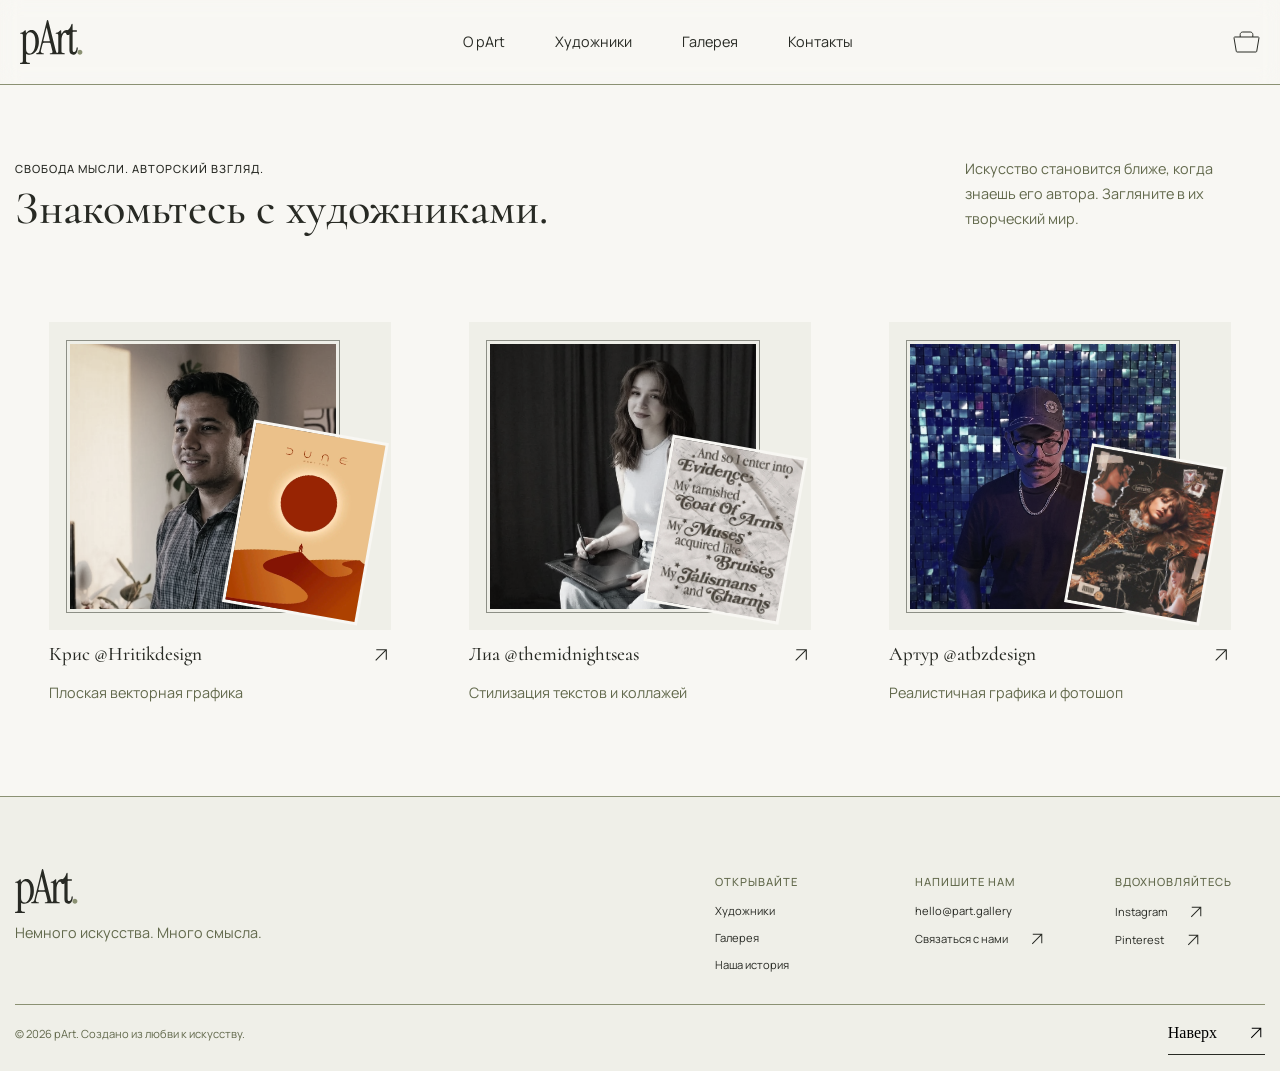
<file: pages/artists.html>
<!DOCTYPE html>
<html lang="ru">

<head>
  <meta charset="UTF-8">
  <meta name="viewport" content="width=device-width, initial-scale=1.0">

  <link rel="preconnect" href="https://fonts.googleapis.com">
  <link rel="preconnect" href="https://fonts.gstatic.com" crossorigin>
  <link href="https://fonts.googleapis.com/css2?family=Manrope:wght@400;500&display=swap" rel="stylesheet">
  <link href="https://fonts.googleapis.com/css2?family=Cormorant:ital,wght@0,300..700;1,300..700&display=swap"
    rel="stylesheet">

  <link rel="icon" href="../assets/icons/favicon.svg" type="image/svg+xml">

  <link rel="stylesheet" href="../styles/tokens.css">
  <link rel="stylesheet" href="../styles/reset.css">
  <link rel="stylesheet" href="../styles/base.css">
  <link rel="stylesheet" href="../styles/header.css">
  <link rel="stylesheet" href="../styles/artists.css">
  <link rel="stylesheet" href="../styles/footer.css">

  <title>pArt: Художники</title>
</head>

<body>
  <header class="header">
    <div class="container header__container">

      <a href="../index.html" class="logo" aria-label="pArt — на главную">
        <svg class="logo__icon" width="63" height="44" aria-hidden="true">
          <use href="../assets/icons/sprites.svg#logo-icon"></use>
        </svg>
      </a>

      <nav class="header__nav nav" aria-label="Основная навигация">
        <ul class="nav__list">
          <li class="nav__list-item">
            <a href="../index.html#about-id" class="nav__list-link">О pArt</a>
          </li>

          <li class="nav__list-item">
            <a href="../index.html#artists-id" class="nav__list-link">Художники</a>
          </li>

          <li class="nav__list-item">
            <a href="../index.html#gallery-id" class="nav__list-link">Галерея</a>
          </li>

          <li class="nav__list-item">
            <a href="../index.html#contacts-id" class="nav__list-link">Контакты</a>
          </li>
        </ul>
      </nav>

      <div class="header__inner">
        <a href="./cart.html" class="header__cart" aria-label="Перейти в корзину товаров">
          <svg class="logo__icon" width="27" height="22" aria-hidden="true">
            <use href="../assets/icons/sprites.svg#cart-icon"></use>
          </svg>
        </a>

        <button class="header__burger" type="button" popovertarget="mob-menu-id" aria-label="Открыть меню навигации">
          <svg class="header__burger-icon" width="27" height="22" aria-hidden="true">
            <use href="../assets/icons/sprites.svg#burger-icon"></use>
          </svg>
        </button>
      </div>

    </div>

    <div class="mob-menu" id="mob-menu-id" popover="auto">
      <div class="mob-menu__inner">

        <button class="mob-menu__close" type="button" popovertarget="mob-menu-id" popovertargetaction="hide"
          aria-label="Закрыть меню навигации">
          <svg class="mob-menu__close-icon" width="25" height="22" aria-hidden="true">
            <use href="../assets/icons/sprites.svg#cross-icon"></use>
          </svg>
        </button>

        <nav class="nav" aria-label="Мобильная навигация">
          <ul class="nav__list">
            <li class="nav__list-item">
              <a href="../index.html#about-id" class="nav__list-link">О pArt</a>
            </li>

            <li class="nav__list-item">
              <a href="../index.html#artists-id" class="nav__list-link">Художники</a>
            </li>

            <li class="nav__list-item">
              <a href="../index.html#gallery-id" class="nav__list-link">Галерея</a>
            </li>

            <li class="nav__list-item">
              <a href="../index.html#contacts-id" class="nav__list-link">Контакты</a>
            </li>
          </ul>
        </nav>

      </div>
    </div>
  </header>


  <main class="main" id="main">
    <section class="artists" id="artists-id">
      <div class="artists__container container">

        <div class="artists__header">

          <div class="artists__inner">
            <span class="artists__header-subtitle subtitle">
              СВОБОДА МЫСЛИ. АВТОРСКИЙ ВЗГЛЯД.
            </span>

            <h1 class="artists__header-title title">
              Знакомьтесь с художниками.
            </h1>
          </div>

          <div class="artists__inner">
            <p class="artists__header-desc description">
              Искусство становится ближе, когда знаешь его автора. Загляните в их творческий мир.
            </p>
          </div>

        </div>

        <div class="artists__cards">

          <a class="artists__card" href="./@Hritikdesign.html">

            <div class="artists__card-preview">
              <img class="artists__card-artist-img" src="../assets/images/flat_artist.webp" alt="Крис @Hritikdesign"
                width="300" height="300" loading="lazy" decoding="async">

              <img class="artists__card-poster-img" src="../assets/images/flat_5.webp"
                alt="Постер к фильму «Дюна». Автор - Крис @Hritikdesign" width="150" height="150" loading="lazy"
                decoding="async">
            </div>

            <div class="artists__card-info">
              <h2 class="artists__card-title title">
                Крис @Hritikdesign

                <svg class="artists__card-icon arrow--rightup" width="20" height="20" aria-hidden="true">
                  <use href="../assets/icons/sprites.svg#arrow-icon"></use>
                </svg>
              </h2>

              <p class="artists__card-desc description">
                Плоская векторная графика
              </p>
            </div>
          </a>

          <a class="artists__card" href="./@themidnightseas.html">

            <div class="artists__card-preview">
              <img class="artists__card-artist-img" src="../assets/images/text_artist.webp" alt="Лиа @themidnightseas"
                width="300" height="300" loading="lazy" decoding="async">

              <img class="artists__card-poster-img" src="../assets/images/text_2.webp"
                alt="Постер «Музы». Автор - Лиа @themidnightseas" width="150" height="150" loading="lazy"
                decoding="async">
            </div>

            <div class="artists__card-info">
              <h2 class="artists__card-title title">
                Лиа @themidnightseas

                <svg class="artists__card-icon arrow--rightup" width="20" height="20" aria-hidden="true">
                  <use href="../assets/icons/sprites.svg#arrow-icon"></use>
                </svg>
              </h2>

              <p class="artists__card-desc description">
                Стилизация текстов и коллажей
              </p>
            </div>
          </a>

          <a class="artists__card" href="./@atbzdesign.html">

            <div class="artists__card-preview">
              <img class="artists__card-artist-img" src="../assets/images/real_artist.webp" alt="Артур @atbzdesign"
                width="300" height="300" loading="lazy" decoding="async">

              <img class="artists__card-poster-img" src="../assets/images/real_6.webp"
                alt="Постер «Измученная поэтесса». Автор - Артур @atbzdesign" width="150" height="150" loading="lazy"
                decoding="async">
            </div>

            <div class="artists__card-info">
              <h2 class="artists__card-title title">
                Артур @atbzdesign

                <svg class="artists__card-icon arrow--rightup" width="20" height="20" aria-hidden="true">
                  <use href="../assets/icons/sprites.svg#arrow-icon"></use>
                </svg>
              </h2>

              <p class="artists__card-desc description">
                Реалистичная графика и фотошоп
              </p>
            </div>
          </a>

        </div>

      </div>
    </section>
  </main>


  <footer class="footer" id="contacts-id">
    <div class="footer__container container">
      <nav class="footer__nav">

        <div class="footer__nav-inner">
          <a href="../index.html" class="logo" aria-label="pArt — на главную">
            <svg class="logo__icon" width="63" height="44" aria-hidden="true">
              <use href="../assets/icons/sprites.svg#logo-icon"></use>
            </svg>
          </a>

          <p class="footer__nav-desc description">
            Немного искусства. Много смысла.
          </p>
        </div>

        <div class="footer__nav-inner">
          <span class="footer__nav-subtitle subtitle">ОТКРЫВАЙТЕ</span>
          <ul class="footer__nav-list">

            <li class="footer__nav-item">
              <a href="../index.html#artists-id" class="footer__nav-link">Художники</a>
            </li>

            <li class="footer__nav-item">
              <a href="../index.html#gallery-id" class="footer__nav-link">Галерея</a>
            </li>

            <li class="footer__nav-item">
              <a href="../index.html#about-id" class="footer__nav-link">Наша история</a>
            </li>

          </ul>
        </div>

        <div class="footer__nav-inner">
          <span class="footer__nav-subtitle subtitle">НАПИШИТЕ НАМ</span>
          <ul class="footer__nav-list">

            <li class="footer__nav-item">
              <a href="mailto:hello@part.gallery" class="footer__nav-link">hello@part.gallery</a>
            </li>

            <li class="footer__nav-item">
              <a href="../index.html" class="footer__nav-link">
                Связаться с нами
                <svg class="footer__nav-icon arrow--rightup" width="18" height="18" aria-hidden="true">
                  <use href="../assets/icons/sprites.svg#arrow-icon"></use>
                </svg>
              </a>
            </li>

          </ul>
        </div>

        <div class="footer__nav-inner">
          <span class="footer__nav-subtitle subtitle">ВДОХНОВЛЯЙТЕСЬ</span>
          <ul class="footer__nav-list">

            <li class="footer__nav-item">
              <a href="https://www.instagram.com" class="footer__nav-link" target="_blank" rel="noopener noreferrer">
                Instagram
                <svg class="footer__nav-icon arrow--rightup" width="18" height="18" aria-hidden="true">
                  <use href="../assets/icons/sprites.svg#arrow-icon"></use>
                </svg>
              </a>
            </li>

            <li class="footer__nav-item">
              <a href="https://www.pinterest.com" class="footer__nav-link" target="_blank" rel="noopener noreferrer">
                Pinterest
                <svg class="footer__nav-icon arrow--rightup" width="18" height="18" aria-hidden="true">
                  <use href="../assets/icons/sprites.svg#arrow-icon"></use>
                </svg>
              </a>
            </li>

          </ul>
        </div>

      </nav>

      <div class="footer__wrapper">
        <p class="footer__desc description">
          © 2026 pArt. Создано из любви к искусству.
        </p>

        <a href="#main" class="footer__link link--underline">
          Наверх
          <svg class="footer__icon arrow--rightup" width="18" height="18" aria-hidden="true">
            <use href="../assets/icons/sprites.svg#arrow-icon"></use>
          </svg>
        </a>
      </div>
    </div>
  </footer>
</body>

</html>
</file>
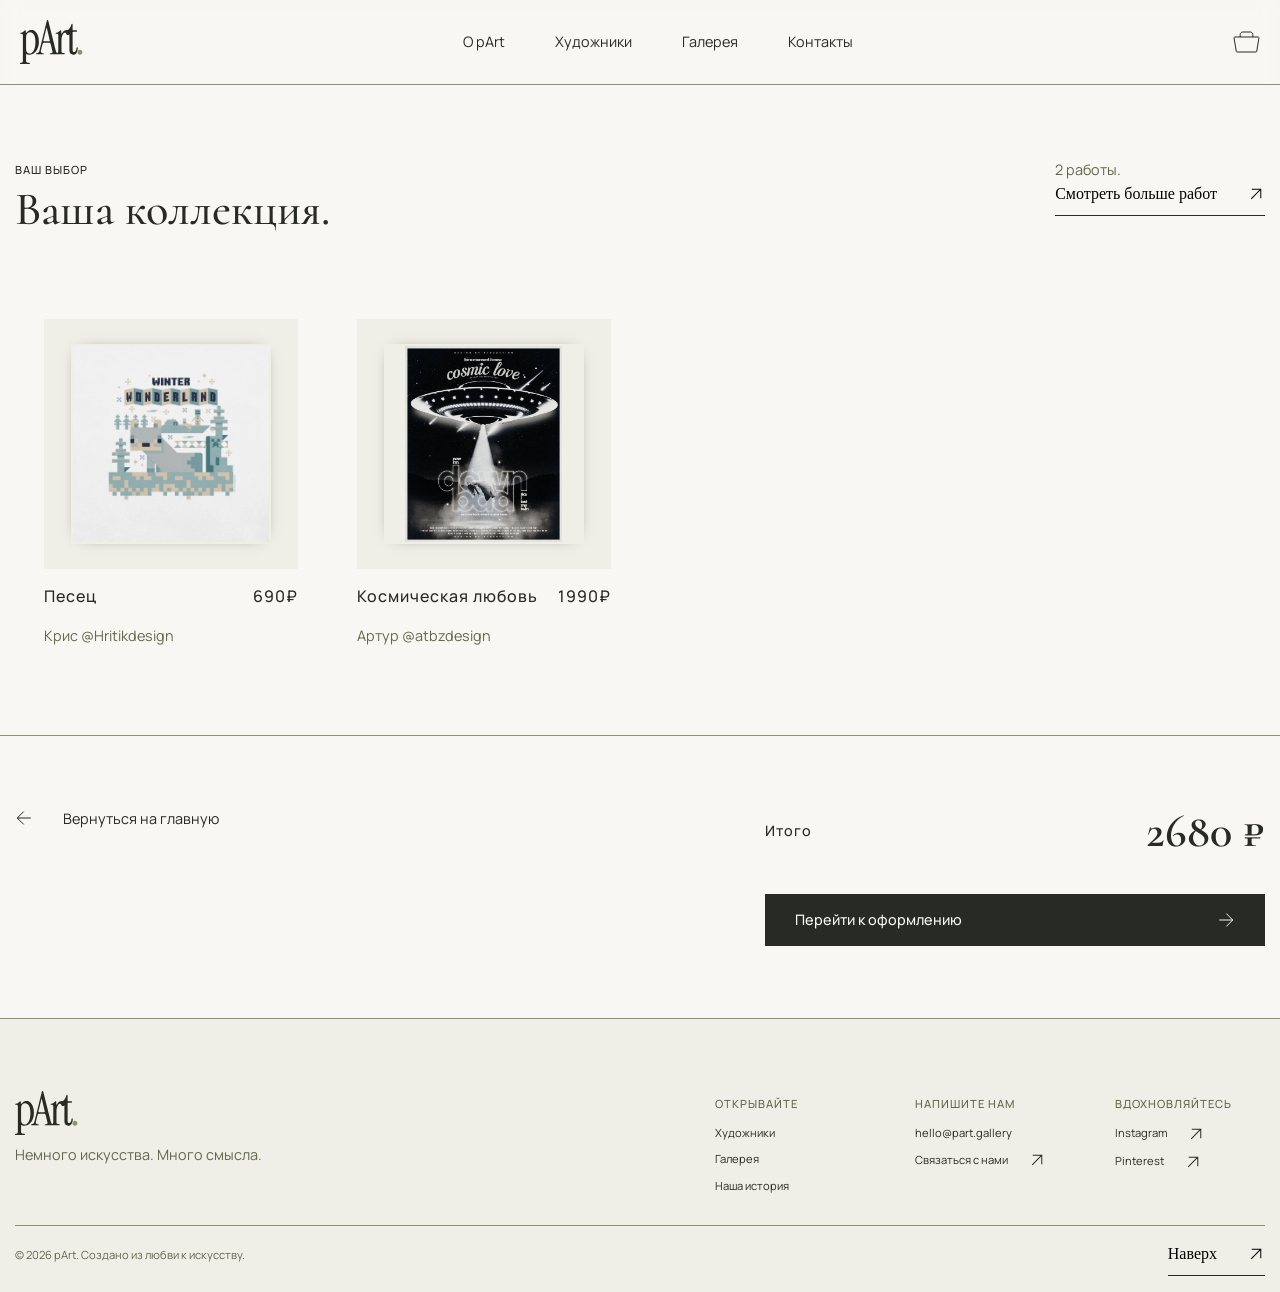
<file: pages/cart.html>
<!DOCTYPE html>
<html lang="ru">

<head>
  <meta charset="UTF-8">
  <meta name="viewport" content="width=device-width, initial-scale=1.0">

  <link rel="preconnect" href="https://fonts.googleapis.com">
  <link rel="preconnect" href="https://fonts.gstatic.com" crossorigin>
  <link href="https://fonts.googleapis.com/css2?family=Manrope:wght@400;500&display=swap" rel="stylesheet">
  <link href="https://fonts.googleapis.com/css2?family=Cormorant:ital,wght@0,300..700;1,300..700&display=swap"
    rel="stylesheet">

  <link rel="icon" href="../assets/icons/favicon.svg" type="image/svg+xml">

  <link rel="stylesheet" href="../styles/tokens.css">
  <link rel="stylesheet" href="../styles/reset.css">
  <link rel="stylesheet" href="../styles/base.css">
  <link rel="stylesheet" href="../styles/header.css">
  <link rel="stylesheet" href="../styles/gallery.css">
  <link rel="stylesheet" href="../styles/checkout.css">
  <link rel="stylesheet" href="../styles/footer.css">

  <title>pArt: Корзина</title>
</head>

<body>
  <header class="header">
    <div class="container header__container">

      <a href="../index.html" class="logo" aria-label="pArt — на главную">
        <svg class="logo__icon" width="63" height="44" aria-hidden="true">
          <use href="../assets/icons/sprites.svg#logo-icon"></use>
        </svg>
      </a>

      <nav class="header__nav nav" aria-label="Основная навигация">
        <ul class="nav__list">
          <li class="nav__list-item">
            <a href="../index.html#about-id" class="nav__list-link">О pArt</a>
          </li>

          <li class="nav__list-item">
            <a href="../index.html#artists-id" class="nav__list-link">Художники</a>
          </li>

          <li class="nav__list-item">
            <a href="../index.html#gallery-id" class="nav__list-link">Галерея</a>
          </li>

          <li class="nav__list-item">
            <a href="../index.html#contacts-id" class="nav__list-link">Контакты</a>
          </li>
        </ul>
      </nav>

      <div class="header__inner">
        <a href="./cart.html" class="header__cart" aria-label="Перейти в корзину товаров">
          <svg class="logo__icon" width="27" height="22" aria-hidden="true">
            <use href="../assets/icons/sprites.svg#cart-icon"></use>
          </svg>
        </a>

        <button class="header__burger" type="button" popovertarget="mob-menu-id" aria-label="Открыть меню навигации">
          <svg class="header__burger-icon" width="27" height="22" aria-hidden="true">
            <use href="../assets/icons/sprites.svg#burger-icon"></use>
          </svg>
        </button>
      </div>

    </div>

    <div class="mob-menu" id="mob-menu-id" popover="auto">
      <div class="mob-menu__inner">

        <button class="mob-menu__close" type="button" popovertarget="mob-menu-id" popovertargetaction="hide"
          aria-label="Закрыть меню навигации">
          <svg class="mob-menu__close-icon" width="25" height="22" aria-hidden="true">
            <use href="../assets/icons/sprites.svg#cross-icon"></use>
          </svg>
        </button>

        <nav class="nav" aria-label="Мобильная навигация">
          <ul class="nav__list">
            <li class="nav__list-item">
              <a href="../index.html#about-id" class="nav__list-link">О pArt</a>
            </li>

            <li class="nav__list-item">
              <a href="../index.html#artists-id" class="nav__list-link">Художники</a>
            </li>

            <li class="nav__list-item">
              <a href="../index.html#gallery-id" class="nav__list-link">Галерея</a>
            </li>

            <li class="nav__list-item">
              <a href="../index.html#contacts-id" class="nav__list-link">Контакты</a>
            </li>
          </ul>
        </nav>

      </div>
    </div>
  </header>


  <main class="main" id="main">
    <section class="gallery" id="gallery-id">
      <div class="gallery__container container">

        <div class="gallery__header">

          <div class="gallery__inner">
            <span class="gallery__header-subtitle subtitle">
              ваш выбор
            </span>

            <h1 class="gallery__header-title title">
              Ваша коллекция.
            </h1>
          </div>

          <div class="gallery__inner">
            <span class="gallery__header-description description">
              2 работы.
            </span>

            <a class="gallery__header-link link--underline" href="./gallery.html">
              Смотреть больше работ

              <svg class="gallery__header-icon arrow--rightup" width="18" height="18" aria-hidden="true">
                <use href="../assets/icons/sprites.svg#arrow-icon"></use>
              </svg>
            </a>
          </div>

        </div>

        <div class="gallery__cards">

          <a class="gallery__card" href="./flat_7.html">

            <div class="gallery__card-preview">
              <div class="gallery__card-wrapper">
                <img class="gallery__card-img" src="../assets/images/flat_7.webp"
                  alt="Постер «Песец». Автор - Крис @Hritikdesign" width="200" height="200" loading="lazy"
                  decoding="async">
              </div>

              <div class="gallery__card-block">
                <svg class="gallery__card-icon arrow--rightup" width="20" height="20" aria-hidden="true">
                  <use href="../assets/icons/sprites.svg#arrow-icon"></use>
                </svg>
              </div>
            </div>

            <div class="gallery__card-info">
              <h2 class="gallery__card-title">
                Песец
                <span class="gallery__card-price">690₽</span>
              </h2>

              <p class="gallery__card-desc description">
                Крис @Hritikdesign
              </p>
            </div>
          </a>

          <a class="gallery__card" href="./real_8.html">

            <div class="gallery__card-preview">
              <div class="gallery__card-wrapper">
                <img class="gallery__card-img" src="../assets/images/real_8.webp"
                  alt="Постер «Космическая любовь». Автор - Артур @atbzdesign" width="200" height="200" loading="lazy"
                  decoding="async">
              </div>

              <div class="gallery__card-block">
                <svg class="gallery__card-icon arrow--rightup" width="20" height="20" aria-hidden="true">
                  <use href="../assets/icons/sprites.svg#arrow-icon"></use>
                </svg>
              </div>
            </div>

            <div class="gallery__card-info">
              <h2 class="gallery__card-title">
                Космическая любовь
                <span class="gallery__card-price">1990₽</span>
              </h2>

              <p class="gallery__card-desc description">
                Артур @atbzdesign
              </p>
            </div>
          </a>

        </div>
      </div>
    </section>


    <section class="checkout" id="checkout-id">
      <div class="checkout__container container">
        <div class="checkout__inner">

          <a class="checkout__link link--comeback" href="../index.html">

            <svg class="checkout__link-icon arrow--left" width="18" height="18" aria-hidden="true">
              <use href="../assets/icons/sprites.svg#arrow-icon"></use>
            </svg>
            Вернуться на главную
          </a>
        </div>

        <div class="checkout__inner">
          <div class="checkout__total">
            <h3 class="checkout__text">
              Итого
            </h3>

            <span class="checkout__price">
              2680 ₽
            </span>
          </div>


          <a href="./checkout.html" class="checkout__btn button button--dark">
            Перейти к оформлению
            <svg class="checkout__btn-icon arrow--right" width="18" height="18" aria-hidden="true">
              <use href="../assets/icons/sprites.svg#arrow-icon"></use>
            </svg>
          </a>
        </div>

      </div>
    </section>
  </main>


  <footer class="footer" id="contacts-id">
    <div class="footer__container container">
      <nav class="footer__nav">

        <div class="footer__nav-inner">
          <a href="../index.html" class="logo" aria-label="pArt — на главную">
            <svg class="logo__icon" width="63" height="44" aria-hidden="true">
              <use href="../assets/icons/sprites.svg#logo-icon"></use>
            </svg>
          </a>

          <p class="footer__nav-desc description">
            Немного искусства. Много смысла.
          </p>
        </div>

        <div class="footer__nav-inner">
          <span class="footer__nav-subtitle subtitle">ОТКРЫВАЙТЕ</span>
          <ul class="footer__nav-list">

            <li class="footer__nav-item">
              <a href="../index.html#artists-id" class="footer__nav-link">Художники</a>
            </li>

            <li class="footer__nav-item">
              <a href="../index.html#gallery-id" class="footer__nav-link">Галерея</a>
            </li>

            <li class="footer__nav-item">
              <a href="../index.html#about-id" class="footer__nav-link">Наша история</a>
            </li>

          </ul>
        </div>

        <div class="footer__nav-inner">
          <span class="footer__nav-subtitle subtitle">НАПИШИТЕ НАМ</span>
          <ul class="footer__nav-list">

            <li class="footer__nav-item">
              <a href="mailto:hello@part.gallery" class="footer__nav-link">hello@part.gallery</a>
            </li>

            <li class="footer__nav-item">
              <a href="../index.html" class="footer__nav-link">
                Связаться с нами
                <svg class="footer__nav-icon arrow--rightup" width="18" height="18" aria-hidden="true">
                  <use href="../assets/icons/sprites.svg#arrow-icon"></use>
                </svg>
              </a>
            </li>

          </ul>
        </div>

        <div class="footer__nav-inner">
          <span class="footer__nav-subtitle subtitle">ВДОХНОВЛЯЙТЕСЬ</span>
          <ul class="footer__nav-list">

            <li class="footer__nav-item">
              <a href="https://www.instagram.com" class="footer__nav-link" target="_blank" rel="noopener noreferrer">
                Instagram
                <svg class="footer__nav-icon arrow--rightup" width="18" height="18" aria-hidden="true">
                  <use href="../assets/icons/sprites.svg#arrow-icon"></use>
                </svg>
              </a>
            </li>

            <li class="footer__nav-item">
              <a href="https://www.pinterest.com" class="footer__nav-link" target="_blank" rel="noopener noreferrer">
                Pinterest
                <svg class="footer__nav-icon arrow--rightup" width="18" height="18" aria-hidden="true">
                  <use href="../assets/icons/sprites.svg#arrow-icon"></use>
                </svg>
              </a>
            </li>

          </ul>
        </div>

      </nav>

      <div class="footer__wrapper">
        <p class="footer__desc description">
          © 2026 pArt. Создано из любви к искусству.
        </p>

        <a href="#main" class="footer__link link--underline">
          Наверх
          <svg class="footer__icon arrow--rightup" width="18" height="18" aria-hidden="true">
            <use href="../assets/icons/sprites.svg#arrow-icon"></use>
          </svg>
        </a>
      </div>
    </div>
  </footer>
</body>

</html>
</file>
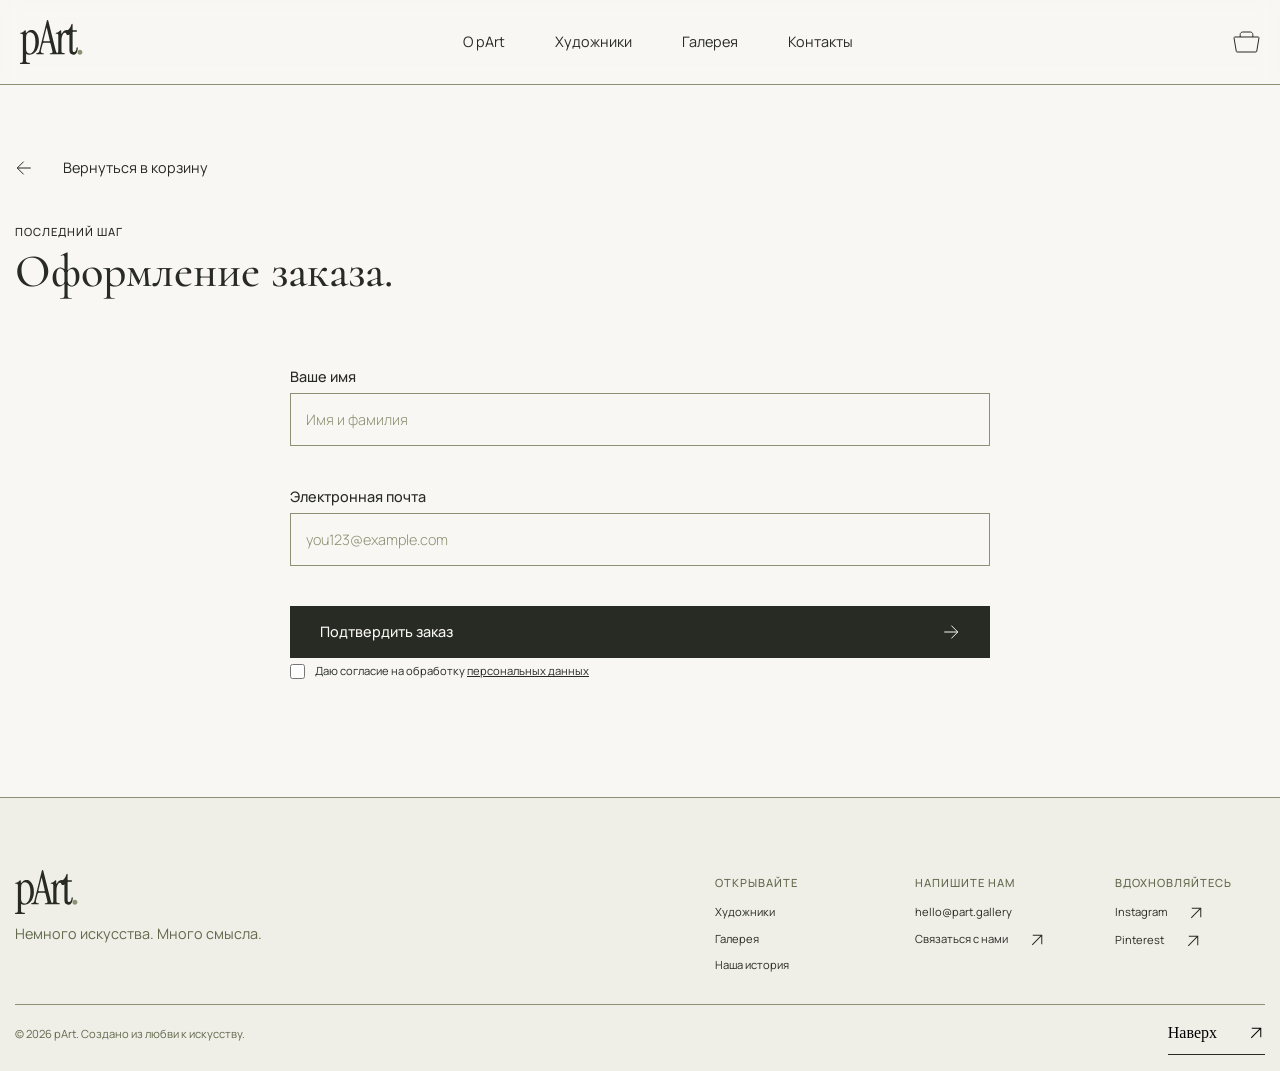
<file: pages/checkout.html>
<!DOCTYPE html>
<html lang="ru">

<head>
  <meta charset="UTF-8">
  <meta name="viewport" content="width=device-width, initial-scale=1.0">

  <link rel="preconnect" href="https://fonts.googleapis.com">
  <link rel="preconnect" href="https://fonts.gstatic.com" crossorigin>
  <link href="https://fonts.googleapis.com/css2?family=Manrope:wght@400;500&display=swap" rel="stylesheet">
  <link href="https://fonts.googleapis.com/css2?family=Cormorant:ital,wght@0,300..700;1,300..700&display=swap"
    rel="stylesheet">

  <link rel="icon" href="../assets/icons/favicon.svg" type="image/svg+xml">

  <link rel="stylesheet" href="../styles/tokens.css">
  <link rel="stylesheet" href="../styles/reset.css">
  <link rel="stylesheet" href="../styles/base.css">
  <link rel="stylesheet" href="../styles/header.css">
  <link rel="stylesheet" href="../styles/checkout.css">
  <link rel="stylesheet" href="../styles/footer.css">

  <title>pArt: Оформление заказа</title>
</head>

<body>
  <header class="header">
    <div class="container header__container">

      <a href="../index.html" class="logo" aria-label="pArt — на главную">
        <svg class="logo__icon" width="63" height="44" aria-hidden="true">
          <use href="../assets/icons/sprites.svg#logo-icon"></use>
        </svg>
      </a>

      <nav class="header__nav nav" aria-label="Основная навигация">
        <ul class="nav__list">
          <li class="nav__list-item">
            <a href="../index.html#about-id" class="nav__list-link">О pArt</a>
          </li>

          <li class="nav__list-item">
            <a href="../index.html#artists-id" class="nav__list-link">Художники</a>
          </li>

          <li class="nav__list-item">
            <a href="../index.html#gallery-id" class="nav__list-link">Галерея</a>
          </li>

          <li class="nav__list-item">
            <a href="../index.html#contacts-id" class="nav__list-link">Контакты</a>
          </li>
        </ul>
      </nav>

      <div class="header__inner">
        <a href="./cart.html" class="header__cart" aria-label="Перейти в корзину товаров">
          <svg class="logo__icon" width="27" height="22" aria-hidden="true">
            <use href="../assets/icons/sprites.svg#cart-icon"></use>
          </svg>
        </a>

        <button class="header__burger" type="button" popovertarget="mob-menu-id" aria-label="Открыть меню навигации">
          <svg class="header__burger-icon" width="27" height="22" aria-hidden="true">
            <use href="../assets/icons/sprites.svg#burger-icon"></use>
          </svg>
        </button>
      </div>

    </div>

    <div class="mob-menu" id="mob-menu-id" popover="auto">
      <div class="mob-menu__inner">

        <button class="mob-menu__close" type="button" popovertarget="mob-menu-id" popovertargetaction="hide"
          aria-label="Закрыть меню навигации">
          <svg class="mob-menu__close-icon" width="25" height="22" aria-hidden="true">
            <use href="../assets/icons/sprites.svg#cross-icon"></use>
          </svg>
        </button>

        <nav class="nav" aria-label="Мобильная навигация">
          <ul class="nav__list">
            <li class="nav__list-item">
              <a href="../index.html#about-id" class="nav__list-link">О pArt</a>
            </li>

            <li class="nav__list-item">
              <a href="../index.html#artists-id" class="nav__list-link">Художники</a>
            </li>

            <li class="nav__list-item">
              <a href="../index.html#gallery-id" class="nav__list-link">Галерея</a>
            </li>

            <li class="nav__list-item">
              <a href="../index.html#contacts-id" class="nav__list-link">Контакты</a>
            </li>
          </ul>
        </nav>

      </div>
    </div>
  </header>


  <main class="main" id="main">
    <section class="checkout" id="checkout-id">
      <div class="container">
        <a href="./cart.html" class="checkout__link link--comeback">
          <svg class="checkout__link-icon arrow--left" width="18" height="18" aria-hidden="true">
            <use href="../assets/icons/sprites.svg#arrow-icon"></use>
          </svg>
          Вернуться в корзину
        </a>

        <span class="checkout__subtitle subtitle">
          Последний шаг
        </span>

        <h1 class="checkout__title title">
          Оформление заказа.
        </h1>

        <form action="./order-success.html" class="checkout__form form">
          <label for="name" class="form__label">
            Ваше имя
          </label>
          <input type="text" class="form__input" id="name" name="username" placeholder="Имя и фамилия" required>

          <label for="email" class="form__label">
            Электронная почта
          </label>
          <input type="email" class="form__input" id="email" name="user-email" placeholder="you123@example.com"
            required>

          <button type="submit" class="form__btn button button--dark">
            Подтвердить заказ
            <svg class="form__btn-icon arrow--right" width="18" height="18" aria-hidden="true">
              <use href="../assets/icons/sprites.svg#arrow-icon"></use>
            </svg>
          </button>

          <div class="form__wrapper">
            <input type="checkbox" class="form__checkbox" id="rights" name="our-rights" required>
            <label for="rights" class="form__label form__label--rights">
              Даю согласие на обработку
              <a href="./checkout.html" class="form__label-link">
                персональных данных
              </a>
            </label>
          </div>

        </form>
      </div>
    </section>

    
  </main>


  <footer class="footer" id="contacts-id">
    <div class="footer__container container">
      <nav class="footer__nav">

        <div class="footer__nav-inner">
          <a href="../index.html" class="logo" aria-label="pArt — на главную">
            <svg class="logo__icon" width="63" height="44" aria-hidden="true">
              <use href="../assets/icons/sprites.svg#logo-icon"></use>
            </svg>
          </a>

          <p class="footer__nav-desc description">
            Немного искусства. Много смысла.
          </p>
        </div>

        <div class="footer__nav-inner">
          <span class="footer__nav-subtitle subtitle">ОТКРЫВАЙТЕ</span>
          <ul class="footer__nav-list">

            <li class="footer__nav-item">
              <a href="../index.html#artists-id" class="footer__nav-link">Художники</a>
            </li>

            <li class="footer__nav-item">
              <a href="../index.html#gallery-id" class="footer__nav-link">Галерея</a>
            </li>

            <li class="footer__nav-item">
              <a href="../index.html#about-id" class="footer__nav-link">Наша история</a>
            </li>

          </ul>
        </div>

        <div class="footer__nav-inner">
          <span class="footer__nav-subtitle subtitle">НАПИШИТЕ НАМ</span>
          <ul class="footer__nav-list">

            <li class="footer__nav-item">
              <a href="mailto:hello@part.gallery" class="footer__nav-link">hello@part.gallery</a>
            </li>

            <li class="footer__nav-item">
              <a href="../index.html" class="footer__nav-link">
                Связаться с нами
                <svg class="footer__nav-icon arrow--rightup" width="18" height="18" aria-hidden="true">
                  <use href="../assets/icons/sprites.svg#arrow-icon"></use>
                </svg>
              </a>
            </li>

          </ul>
        </div>

        <div class="footer__nav-inner">
          <span class="footer__nav-subtitle subtitle">ВДОХНОВЛЯЙТЕСЬ</span>
          <ul class="footer__nav-list">

            <li class="footer__nav-item">
              <a href="https://www.instagram.com" class="footer__nav-link" target="_blank" rel="noopener noreferrer">
                Instagram
                <svg class="footer__nav-icon arrow--rightup" width="18" height="18" aria-hidden="true">
                  <use href="../assets/icons/sprites.svg#arrow-icon"></use>
                </svg>
              </a>
            </li>

            <li class="footer__nav-item">
              <a href="https://www.pinterest.com" class="footer__nav-link" target="_blank" rel="noopener noreferrer">
                Pinterest
                <svg class="footer__nav-icon arrow--rightup" width="18" height="18" aria-hidden="true">
                  <use href="../assets/icons/sprites.svg#arrow-icon"></use>
                </svg>
              </a>
            </li>

          </ul>
        </div>

      </nav>

      <div class="footer__wrapper">
        <p class="footer__desc description">
          © 2026 pArt. Создано из любви к искусству.
        </p>

        <a href="#main" class="footer__link link--underline">
          Наверх
          <svg class="footer__icon arrow--rightup" width="18" height="18" aria-hidden="true">
            <use href="../assets/icons/sprites.svg#arrow-icon"></use>
          </svg>
        </a>
      </div>
    </div>
  </footer>
</body>

</html>
</file>
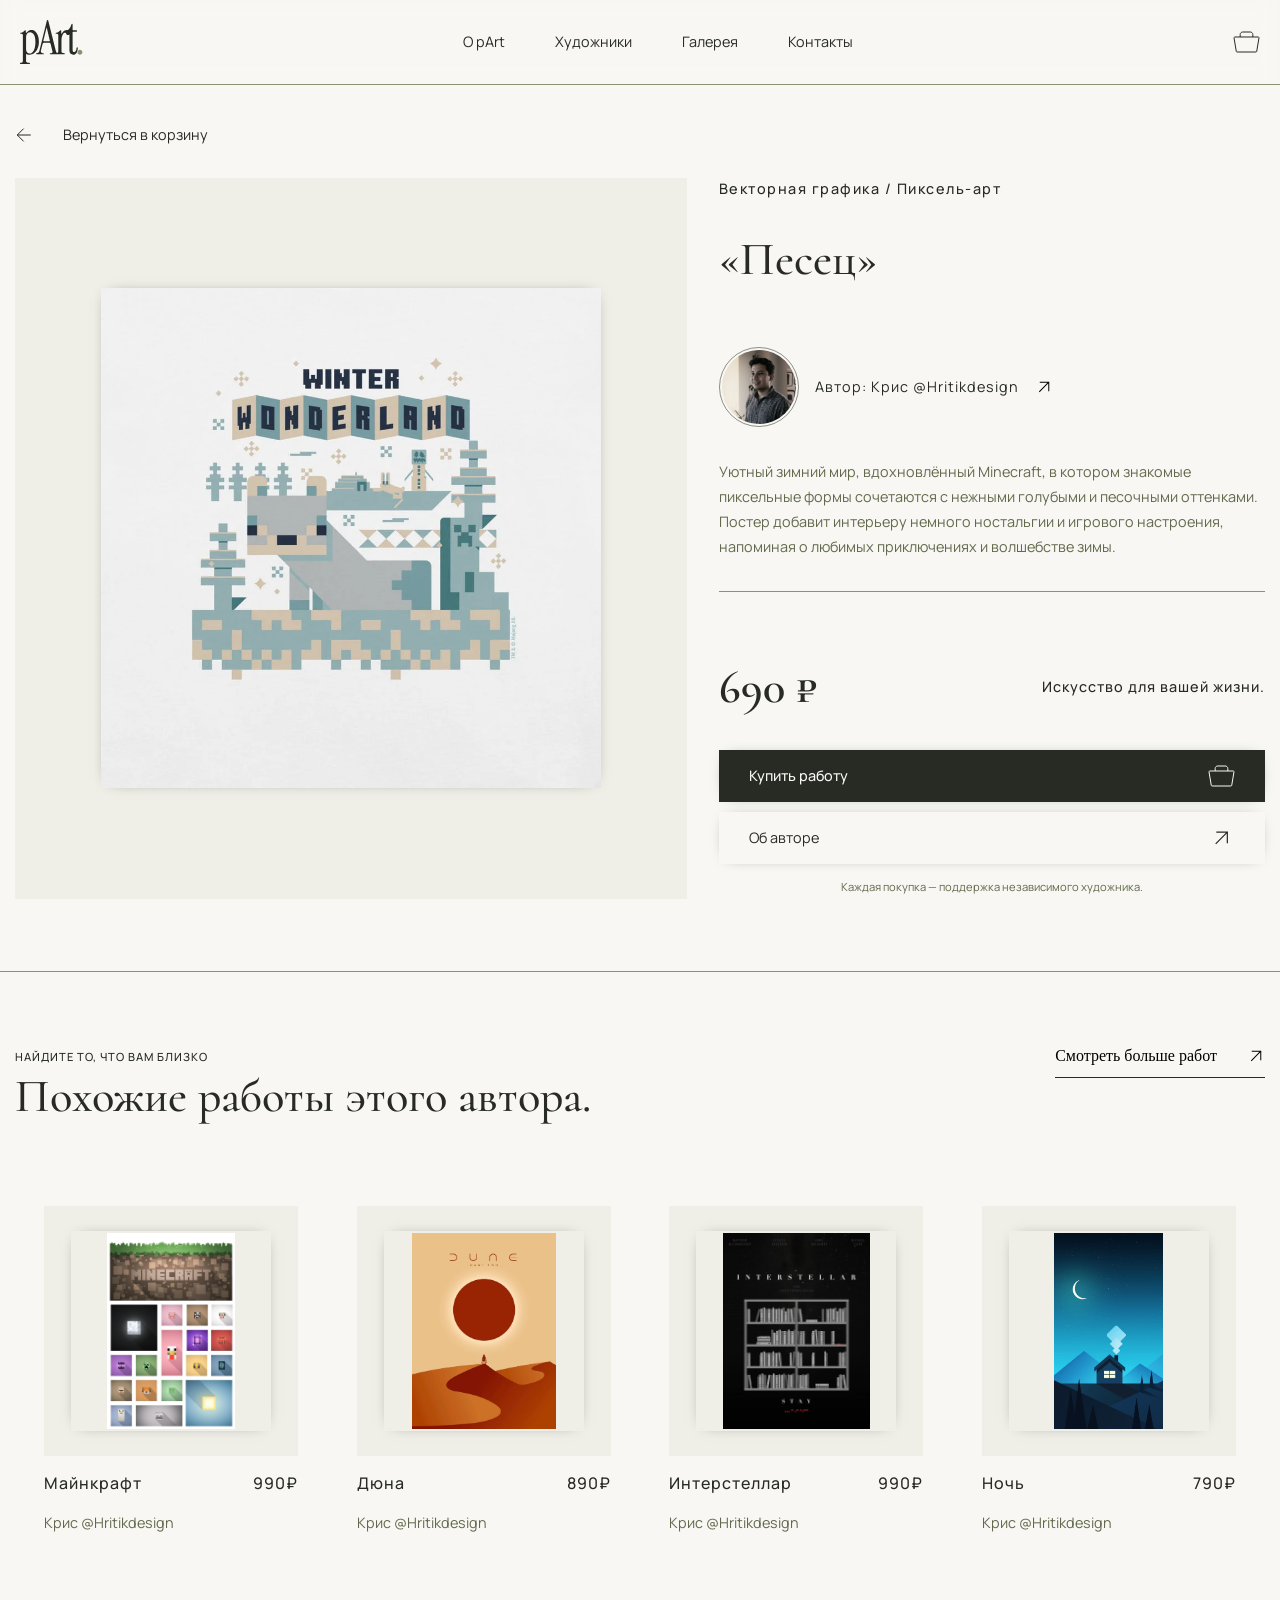
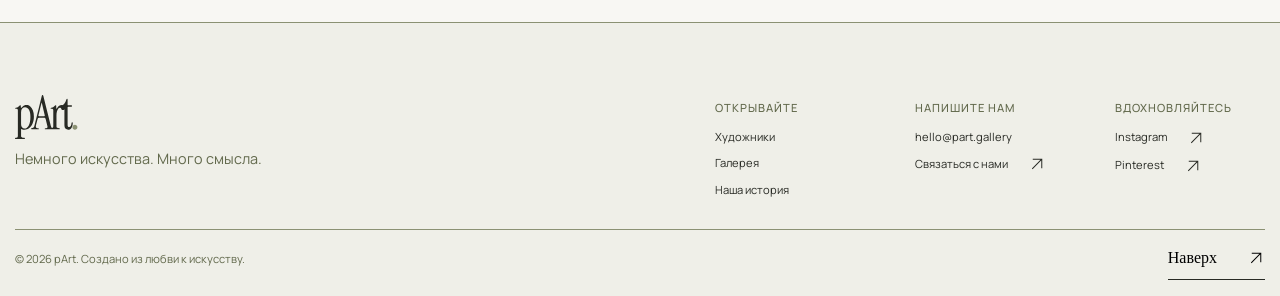
<file: pages/flat_7.html>
<!DOCTYPE html>
<html lang="ru">

<head>
  <meta charset="UTF-8">
  <meta name="viewport" content="width=device-width, initial-scale=1.0">

  <link rel="preconnect" href="https://fonts.googleapis.com">
  <link rel="preconnect" href="https://fonts.gstatic.com" crossorigin>
  <link href="https://fonts.googleapis.com/css2?family=Manrope:wght@400;500&display=swap" rel="stylesheet">
  <link href="https://fonts.googleapis.com/css2?family=Cormorant:ital,wght@0,300..700;1,300..700&display=swap"
    rel="stylesheet">

  <link rel="icon" href="../assets/icons/favicon.svg" type="image/svg+xml">

  <link rel="stylesheet" href="../styles/tokens.css">
  <link rel="stylesheet" href="../styles/reset.css">
  <link rel="stylesheet" href="../styles/base.css">
  <link rel="stylesheet" href="../styles/header.css">
  <link rel="stylesheet" href="../styles/poster.css">
  <link rel="stylesheet" href="../styles/checkout.css">
  <link rel="stylesheet" href="../styles/gallery.css">
  <link rel="stylesheet" href="../styles/footer.css">

  <title>pArt: Постер «Песец». Автор - Крис @Hritikdesign</title>
</head>

<body>
  <header class="header">
    <div class="container header__container">

      <a href="../index.html" class="logo" aria-label="pArt — на главную">
        <svg class="logo__icon" width="63" height="44" aria-hidden="true">
          <use href="../assets/icons/sprites.svg#logo-icon"></use>
        </svg>
      </a>

      <nav class="header__nav nav" aria-label="Основная навигация">
        <ul class="nav__list">
          <li class="nav__list-item">
            <a href="../index.html#about-id" class="nav__list-link">О pArt</a>
          </li>

          <li class="nav__list-item">
            <a href="../index.html#artists-id" class="nav__list-link">Художники</a>
          </li>

          <li class="nav__list-item">
            <a href="../index.html#gallery-id" class="nav__list-link">Галерея</a>
          </li>

          <li class="nav__list-item">
            <a href="../index.html#contacts-id" class="nav__list-link">Контакты</a>
          </li>
        </ul>
      </nav>

      <div class="header__inner">
        <a href="./cart.html" class="header__cart" aria-label="Перейти в корзину товаров">
          <svg class="logo__icon" width="27" height="22" aria-hidden="true">
            <use href="../assets/icons/sprites.svg#cart-icon"></use>
          </svg>
        </a>

        <button class="header__burger" type="button" popovertarget="mob-menu-id" aria-label="Открыть меню навигации">
          <svg class="header__burger-icon" width="27" height="22" aria-hidden="true">
            <use href="../assets/icons/sprites.svg#burger-icon"></use>
          </svg>
        </button>
      </div>

    </div>

    <div class="mob-menu" id="mob-menu-id" popover="auto">
      <div class="mob-menu__inner">

        <button class="mob-menu__close" type="button" popovertarget="mob-menu-id" popovertargetaction="hide"
          aria-label="Закрыть меню навигации">
          <svg class="mob-menu__close-icon" width="25" height="22" aria-hidden="true">
            <use href="../assets/icons/sprites.svg#cross-icon"></use>
          </svg>
        </button>

        <nav class="nav" aria-label="Мобильная навигация">
          <ul class="nav__list">
            <li class="nav__list-item">
              <a href="../index.html#about-id" class="nav__list-link">О pArt</a>
            </li>

            <li class="nav__list-item">
              <a href="../index.html#artists-id" class="nav__list-link">Художники</a>
            </li>

            <li class="nav__list-item">
              <a href="../index.html#gallery-id" class="nav__list-link">Галерея</a>
            </li>

            <li class="nav__list-item">
              <a href="../index.html#contacts-id" class="nav__list-link">Контакты</a>
            </li>
          </ul>
        </nav>

      </div>
    </div>
  </header>


  <main class="main" id="main">

    <section class="poster" id="poster-id">
      <div class="poster__container container">

        <a href="./cart.html" class="poster__link link--comeback">
          <svg class="poster__link-icon arrow--left" width="18" height="18" aria-hidden="true">
            <use href="../assets/icons/sprites.svg#arrow-icon"></use>
          </svg>
          Вернуться в корзину
        </a>

        <div class="poster__wrapper">

          <div class="poster__preview">
            <img class="poster__preview-img" src="../assets/images/flat_7.webp"
              alt="Постер «Песец». Автор - Крис @Hritikdesign" width="500" height="500" loading="lazy" decoding="async">
          </div>

          <div class="poster__inner">
            <span class="poster__subtitle">
              Векторная графика / Пиксель-арт
            </span>

            <h1 class="poster__title title">
              «Песец»
            </h1>

            <a href="./@Hritikdesign.html" class="poster__author">
              <div class="poster__author-preview">
                <img class="poster__author-img" src="../assets/images/flat_artist.webp"
                  alt="На фото художник Крис @Hritikdesign" width="80" height="80" decoding="async" loading="lazy">
              </div>

              <div class="poster__author-info">
                <span class="poster__author-name">
                  Автор: Крис @Hritikdesign
                </span>

                <svg class="poster__author-icon arrow--rightup" width="18" height="18" aria-hidden="true">
                  <use href="../assets/icons/sprites.svg#arrow-icon"></use>
                </svg>
              </div>
            </a>

            <p class="poster__desc description">
              Уютный зимний мир, вдохновлённый Minecraft, в котором знакомые пиксельные формы сочетаются с нежными
              голубыми и песочными оттенками. Постер добавит интерьеру немного ностальгии и игрового настроения,
              напоминая
              о любимых приключениях и волшебстве зимы.
            </p>

            <div class="poster__checkout checkout">
              <div class="checkout__total">
                <span class="checkout__price">
                  690 ₽
                </span>

                <span class="checkout__text">
                  Искусство для вашей жизни.
                </span>
              </div>


              <a href="./checkout.html" class="poster__checkout-btn button button--dark">
                Купить работу
                <svg class="poster__checkout-icon" width="27" height="22" aria-hidden="true">
                  <use href="../assets/icons/sprites.svg#cart-icon"></use>
                </svg>
              </a>

              <a href="./@Hritikdesign.html" class="poster__checkout-btn button button--light">
                Об авторе
                <svg class="poster__checkout-icon arrow--rightup" width="27" height="22" aria-hidden="true">
                  <use href="../assets/icons/sprites.svg#arrow-icon"></use>
                </svg>
              </a>

              <p class="poster__checkout-desc description">
                Каждая покупка — поддержка независимого художника.
              </p>

            </div>
          </div>

        </div>

      </div>
    </section>


    <section class="gallery" id="gallery-id">
      <div class="gallery__container container">

        <div class="gallery__header">

          <div class="gallery__inner">
            <span class="gallery__header-subtitle subtitle">
              НАЙДИТЕ ТО, ЧТО ВАМ БЛИЗКО
            </span>

            <h2 class="gallery__header-title title">
              Похожие работы этого автора.
            </h2>
          </div>

          <div class="gallery__inner">
            <a class="gallery__header-link link--underline" href="./gallery.html">
              Смотреть больше работ

              <svg class="gallery__header-icon arrow--rightup" width="18" height="18" aria-hidden="true">
                <use href="../assets/icons/sprites.svg#arrow-icon"></use>
              </svg>
            </a>
          </div>

        </div>

        <div class="gallery__cards">

          <a class="gallery__card" href="./flat_8.html">

            <div class="gallery__card-preview">
              <div class="gallery__card-wrapper">
                <img class="gallery__card-img" src="../assets/images/flat_8.webp"
                  alt="Постер «Майнкрафт - компьютерная игра». Автор - Крис @Hritikdesign" width="200" height="200"
                  loading="lazy" decoding="async">
              </div>

              <div class="gallery__card-block">
                <svg class="gallery__card-icon arrow--rightup" width="20" height="20" aria-hidden="true">
                  <use href="../assets/icons/sprites.svg#arrow-icon"></use>
                </svg>
              </div>
            </div>

            <div class="gallery__card-info">
              <h3 class="gallery__card-title">
                Майнкрафт
                <span class="gallery__card-price">990₽</span>
              </h3>

              <p class="gallery__card-desc description">
                Крис @Hritikdesign
              </p>
            </div>
          </a>

          <a class="gallery__card" href="./flat_5.html">

            <div class="gallery__card-preview">
              <div class="gallery__card-wrapper">
                <img class="gallery__card-img" src="../assets/images/flat_5.webp"
                  alt="Постер к фильму «Дюна». Автор - Крис @Hritikdesign" width="200" height="200" loading="lazy"
                  decoding="async">
              </div>

              <div class="gallery__card-block">
                <svg class="gallery__card-icon arrow--rightup" width="20" height="20" aria-hidden="true">
                  <use href="../assets/icons/sprites.svg#arrow-icon"></use>
                </svg>
              </div>
            </div>

            <div class="gallery__card-info">
              <h3 class="gallery__card-title">
                Дюна
                <span class="gallery__card-price">890₽</span>
              </h3>

              <p class="gallery__card-desc description">
                Крис @Hritikdesign
              </p>
            </div>
          </a>

          <a class="gallery__card" href="./flat_6.html">

            <div class="gallery__card-preview">
              <div class="gallery__card-wrapper">
                <img class="gallery__card-img" src="../assets/images/flat_6.webp"
                  alt="Постер к фильму «Интерстеллар». Автор - Крис @Hritikdesign" width="200" height="200"
                  loading="lazy" decoding="async">
              </div>

              <div class="gallery__card-block">
                <svg class="gallery__card-icon arrow--rightup" width="20" height="20" aria-hidden="true">
                  <use href="../assets/icons/sprites.svg#arrow-icon"></use>
                </svg>
              </div>
            </div>

            <div class="gallery__card-info">
              <h3 class="gallery__card-title">
                Интерстеллар
                <span class="gallery__card-price">990₽</span>
              </h3>

              <p class="gallery__card-desc description">
                Крис @Hritikdesign
              </p>
            </div>
          </a>

          <a class="gallery__card" href="./flat_1.html">

            <div class="gallery__card-preview">
              <div class="gallery__card-wrapper">
                <img class="gallery__card-img" src="../assets/images/flat_1.webp"
                  alt="Постер «Ночь». Автор - Крис @Hritikdesign" width="200" height="200" loading="lazy"
                  decoding="async">
              </div>

              <div class="gallery__card-block">
                <svg class="gallery__card-icon arrow--rightup" width="20" height="20" aria-hidden="true">
                  <use href="../assets/icons/sprites.svg#arrow-icon"></use>
                </svg>
              </div>
            </div>

            <div class="gallery__card-info">
              <h3 class="gallery__card-title">
                Ночь
                <span class="gallery__card-price">790₽</span>
              </h3>

              <p class="gallery__card-desc description">
                Крис @Hritikdesign
              </p>
            </div>
          </a>

        </div>

      </div>
    </section>
  </main>


  <footer class="footer" id="contacts-id">
    <div class="footer__container container">
      <nav class="footer__nav">

        <div class="footer__nav-inner">
          <a href="../index.html" class="logo" aria-label="pArt — на главную">
            <svg class="logo__icon" width="63" height="44" aria-hidden="true">
              <use href="../assets/icons/sprites.svg#logo-icon"></use>
            </svg>
          </a>

          <p class="footer__nav-desc description">
            Немного искусства. Много смысла.
          </p>
        </div>

        <div class="footer__nav-inner">
          <span class="footer__nav-subtitle subtitle">ОТКРЫВАЙТЕ</span>
          <ul class="footer__nav-list">

            <li class="footer__nav-item">
              <a href="../index.html#artists-id" class="footer__nav-link">Художники</a>
            </li>

            <li class="footer__nav-item">
              <a href="../index.html#gallery-id" class="footer__nav-link">Галерея</a>
            </li>

            <li class="footer__nav-item">
              <a href="../index.html#about-id" class="footer__nav-link">Наша история</a>
            </li>

          </ul>
        </div>

        <div class="footer__nav-inner">
          <span class="footer__nav-subtitle subtitle">НАПИШИТЕ НАМ</span>
          <ul class="footer__nav-list">

            <li class="footer__nav-item">
              <a href="mailto:hello@part.gallery" class="footer__nav-link">hello@part.gallery</a>
            </li>

            <li class="footer__nav-item">
              <a href="../index.html" class="footer__nav-link">
                Связаться с нами
                <svg class="footer__nav-icon arrow--rightup" width="18" height="18" aria-hidden="true">
                  <use href="../assets/icons/sprites.svg#arrow-icon"></use>
                </svg>
              </a>
            </li>

          </ul>
        </div>

        <div class="footer__nav-inner">
          <span class="footer__nav-subtitle subtitle">ВДОХНОВЛЯЙТЕСЬ</span>
          <ul class="footer__nav-list">

            <li class="footer__nav-item">
              <a href="https://www.instagram.com" class="footer__nav-link" target="_blank" rel="noopener noreferrer">
                Instagram
                <svg class="footer__nav-icon arrow--rightup" width="18" height="18" aria-hidden="true">
                  <use href="../assets/icons/sprites.svg#arrow-icon"></use>
                </svg>
              </a>
            </li>

            <li class="footer__nav-item">
              <a href="https://www.pinterest.com" class="footer__nav-link" target="_blank" rel="noopener noreferrer">
                Pinterest
                <svg class="footer__nav-icon arrow--rightup" width="18" height="18" aria-hidden="true">
                  <use href="../assets/icons/sprites.svg#arrow-icon"></use>
                </svg>
              </a>
            </li>

          </ul>
        </div>

      </nav>

      <div class="footer__wrapper">
        <p class="footer__desc description">
          © 2026 pArt. Создано из любви к искусству.
        </p>

        <a href="#main" class="footer__link link--underline">
          Наверх
          <svg class="footer__icon arrow--rightup" width="18" height="18" aria-hidden="true">
            <use href="../assets/icons/sprites.svg#arrow-icon"></use>
          </svg>
        </a>
      </div>
    </div>
  </footer>
</body>

</html>
</file>
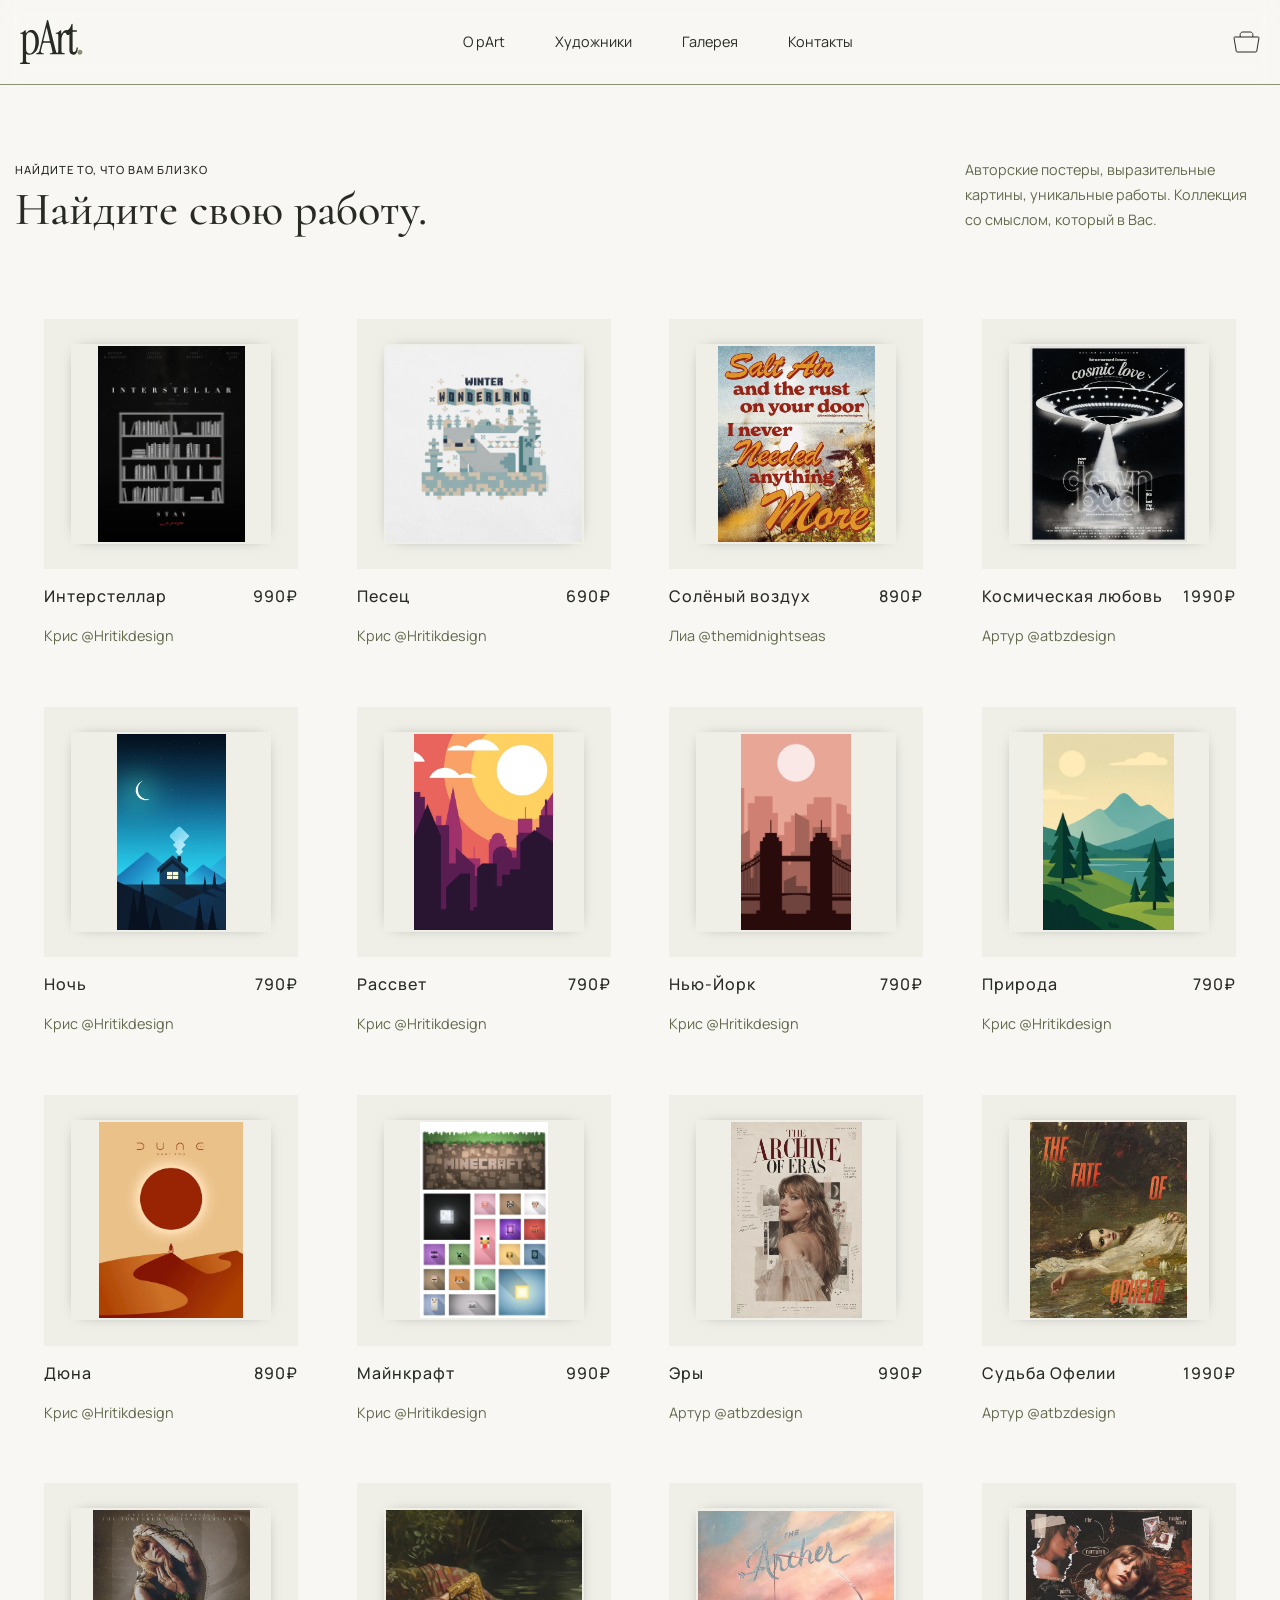
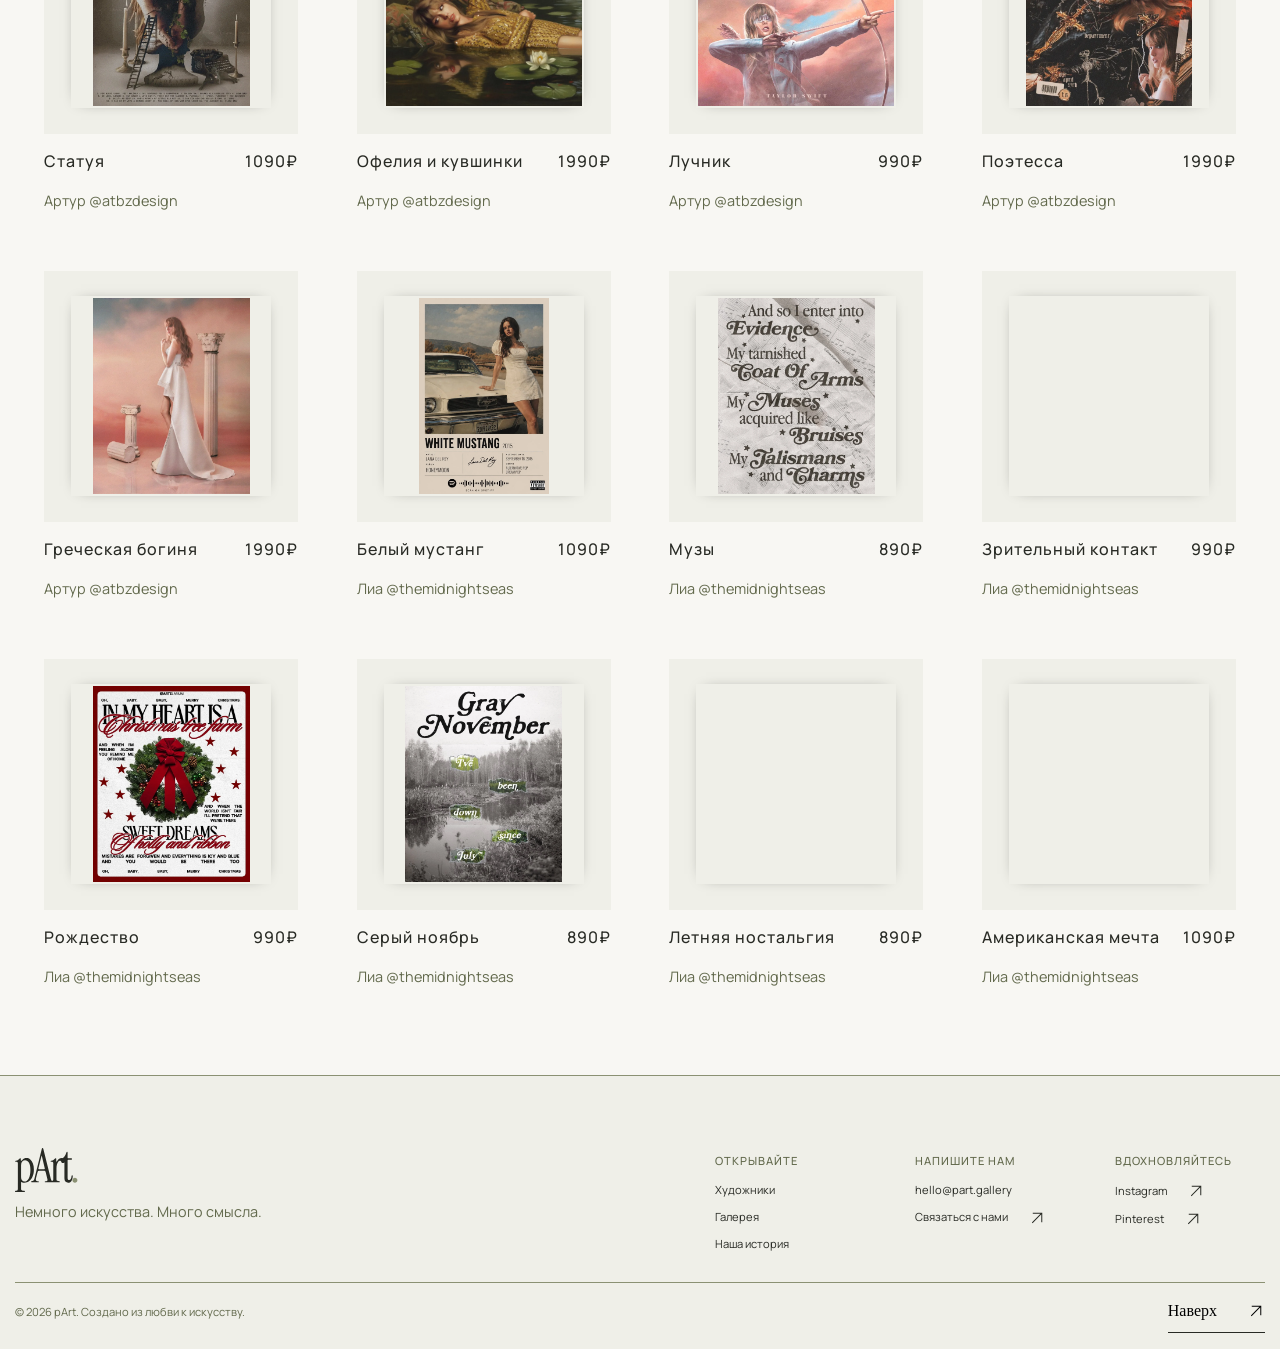
<file: pages/gallery.html>
<!DOCTYPE html>
<html lang="ru">

<head>
  <meta charset="UTF-8">
  <meta name="viewport" content="width=device-width, initial-scale=1.0">

  <link rel="preconnect" href="https://fonts.googleapis.com">
  <link rel="preconnect" href="https://fonts.gstatic.com" crossorigin>
  <link href="https://fonts.googleapis.com/css2?family=Manrope:wght@400;500&display=swap" rel="stylesheet">
  <link href="https://fonts.googleapis.com/css2?family=Cormorant:ital,wght@0,300..700;1,300..700&display=swap"
    rel="stylesheet">

  <link rel="icon" href="../assets/icons/favicon.svg" type="image/svg+xml">

  <link rel="stylesheet" href="../styles/tokens.css">
  <link rel="stylesheet" href="../styles/reset.css">
  <link rel="stylesheet" href="../styles/base.css">
  <link rel="stylesheet" href="../styles/header.css">
  <link rel="stylesheet" href="../styles/gallery.css">
  <link rel="stylesheet" href="../styles/footer.css">

  <title>pArt: Галерея</title>
</head>

<body>
  <header class="header">
    <div class="container header__container">

      <a href="../index.html" class="logo" aria-label="pArt — на главную">
        <svg class="logo__icon" width="63" height="44" aria-hidden="true">
          <use href="../assets/icons/sprites.svg#logo-icon"></use>
        </svg>
      </a>

      <nav class="header__nav nav" aria-label="Основная навигация">
        <ul class="nav__list">
          <li class="nav__list-item">
            <a href="../index.html#about-id" class="nav__list-link">О pArt</a>
          </li>

          <li class="nav__list-item">
            <a href="../index.html#artists-id" class="nav__list-link">Художники</a>
          </li>

          <li class="nav__list-item">
            <a href="../index.html#gallery-id" class="nav__list-link">Галерея</a>
          </li>

          <li class="nav__list-item">
            <a href="../index.html#contacts-id" class="nav__list-link">Контакты</a>
          </li>
        </ul>
      </nav>

      <div class="header__inner">
        <a href="./cart.html" class="header__cart" aria-label="Перейти в корзину товаров">
          <svg class="logo__icon" width="27" height="22" aria-hidden="true">
            <use href="../assets/icons/sprites.svg#cart-icon"></use>
          </svg>
        </a>

        <button class="header__burger" type="button" popovertarget="mob-menu-id" aria-label="Открыть меню навигации">
          <svg class="header__burger-icon" width="27" height="22" aria-hidden="true">
            <use href="../assets/icons/sprites.svg#burger-icon"></use>
          </svg>
        </button>
      </div>

    </div>

    <div class="mob-menu" id="mob-menu-id" popover="auto">
      <div class="mob-menu__inner">

        <button class="mob-menu__close" type="button" popovertarget="mob-menu-id" popovertargetaction="hide"
          aria-label="Закрыть меню навигации">
          <svg class="mob-menu__close-icon" width="25" height="22" aria-hidden="true">
            <use href="../assets/icons/sprites.svg#cross-icon"></use>
          </svg>
        </button>

        <nav class="nav" aria-label="Мобильная навигация">
          <ul class="nav__list">
            <li class="nav__list-item">
              <a href="../index.html#about-id" class="nav__list-link">О pArt</a>
            </li>

            <li class="nav__list-item">
              <a href="../index.html#artists-id" class="nav__list-link">Художники</a>
            </li>

            <li class="nav__list-item">
              <a href="../index.html#gallery-id" class="nav__list-link">Галерея</a>
            </li>

            <li class="nav__list-item">
              <a href="../index.html#contacts-id" class="nav__list-link">Контакты</a>
            </li>
          </ul>
        </nav>

      </div>
    </div>
  </header>


  <main class="main" id="main">
    <section class="gallery" id="gallery-id">
      <div class="gallery__container container">

        <div class="gallery__header">

          <div class="gallery__inner">
            <span class="gallery__header-subtitle subtitle">
              НАЙДИТЕ ТО, ЧТО ВАМ БЛИЗКО
            </span>

            <h1 class="gallery__header-title title">
              Найдите свою работу.
            </h1>
          </div>

          <div class="gallery__inner">
            <p class="gallery__header-desc description">
              Авторские постеры, выразительные картины, уникальные работы. Коллекция со смыслом, который в Вас.
            </p>
          </div>

        </div>

        <div class="gallery__cards">

          <a class="gallery__card" href="./flat_6.html">

            <div class="gallery__card-preview">
              <div class="gallery__card-wrapper">
                <img class="gallery__card-img" src="../assets/images/flat_6.webp"
                  alt="Постер к фильму «Интерстеллар». Автор - Крис @Hritikdesign" width="200" height="200"
                  loading="lazy" decoding="async">
              </div>

              <div class="gallery__card-block">
                <svg class="gallery__card-icon arrow--rightup" width="20" height="20" aria-hidden="true">
                  <use href="../assets/icons/sprites.svg#arrow-icon"></use>
                </svg>
              </div>
            </div>

            <div class="gallery__card-info">
              <h2 class="gallery__card-title">
                Интерстеллар
                <span class="gallery__card-price">990₽</span>
              </h2>

              <p class="gallery__card-desc description">
                Крис @Hritikdesign
              </p>
            </div>
          </a>

          <a class="gallery__card" href="./flat_7.html">

            <div class="gallery__card-preview">
              <div class="gallery__card-wrapper">
                <img class="gallery__card-img" src="../assets/images/flat_7.webp"
                  alt="Постер «Песец». Автор - Крис @Hritikdesign" width="200" height="200" loading="lazy"
                  decoding="async">
              </div>

              <div class="gallery__card-block">
                <svg class="gallery__card-icon arrow--rightup" width="20" height="20" aria-hidden="true">
                  <use href="../assets/icons/sprites.svg#arrow-icon"></use>
                </svg>
              </div>
            </div>

            <div class="gallery__card-info">
              <h2 class="gallery__card-title">
                Песец
                <span class="gallery__card-price">690₽</span>
              </h2>

              <p class="gallery__card-desc description">
                Крис @Hritikdesign
              </p>
            </div>
          </a>

          <a class="gallery__card" href="./text_6.html">

            <div class="gallery__card-preview">
              <div class="gallery__card-wrapper">
                <img class="gallery__card-img" src="../assets/images/text_6.webp"
                  alt="Постер «Солёный воздух». Автор - Лиа @themidnightseas" width="200" height="200" loading="lazy"
                  decoding="async">
              </div>

              <div class="gallery__card-block">
                <svg class="gallery__card-icon arrow--rightup" width="20" height="20" aria-hidden="true">
                  <use href="../assets/icons/sprites.svg#arrow-icon"></use>
                </svg>
              </div>
            </div>

            <div class="gallery__card-info">
              <h2 class="gallery__card-title">
                Солёный воздух
                <span class="gallery__card-price">890₽</span>
              </h2>

              <p class="gallery__card-desc description">
                Лиа @themidnightseas
              </p>
            </div>
          </a>

          <a class="gallery__card" href="./real_8.html">

            <div class="gallery__card-preview">
              <div class="gallery__card-wrapper">
                <img class="gallery__card-img" src="../assets/images/real_8.webp"
                  alt="Постер «Космическая любовь». Автор - Артур @atbzdesign" width="200" height="200" loading="lazy"
                  decoding="async">
              </div>

              <div class="gallery__card-block">
                <svg class="gallery__card-icon arrow--rightup" width="20" height="20" aria-hidden="true">
                  <use href="../assets/icons/sprites.svg#arrow-icon"></use>
                </svg>
              </div>
            </div>

            <div class="gallery__card-info">
              <h2 class="gallery__card-title">
                Космическая любовь
                <span class="gallery__card-price">1990₽</span>
              </h2>

              <p class="gallery__card-desc description">
                Артур @atbzdesign
              </p>
            </div>
          </a>

          <a class="gallery__card" href="./flat_1.html">

            <div class="gallery__card-preview">
              <div class="gallery__card-wrapper">
                <img class="gallery__card-img" src="../assets/images/flat_1.webp"
                  alt="Постер «Ночь». Автор - Крис @Hritikdesign" width="200" height="200" loading="lazy"
                  decoding="async">
              </div>

              <div class="gallery__card-block">
                <svg class="gallery__card-icon arrow--rightup" width="20" height="20" aria-hidden="true">
                  <use href="../assets/icons/sprites.svg#arrow-icon"></use>
                </svg>
              </div>
            </div>

            <div class="gallery__card-info">
              <h2 class="gallery__card-title">
                Ночь
                <span class="gallery__card-price">790₽</span>
              </h2>

              <p class="gallery__card-desc description">
                Крис @Hritikdesign
              </p>
            </div>
          </a>

          <a class="gallery__card" href="./flat_2.html">

            <div class="gallery__card-preview">
              <div class="gallery__card-wrapper">
                <img class="gallery__card-img" src="../assets/images/flat_2.webp"
                  alt="Постер «Рассвет». Автор - Крис @Hritikdesign" width="200" height="200" loading="lazy"
                  decoding="async">
              </div>

              <div class="gallery__card-block">
                <svg class="gallery__card-icon arrow--rightup" width="20" height="20" aria-hidden="true">
                  <use href="../assets/icons/sprites.svg#arrow-icon"></use>
                </svg>
              </div>
            </div>

            <div class="gallery__card-info">
              <h2 class="gallery__card-title">
                Рассвет
                <span class="gallery__card-price">790₽</span>
              </h2>

              <p class="gallery__card-desc description">
                Крис @Hritikdesign
              </p>
            </div>
          </a>

          <a class="gallery__card" href="./flat_3.html">

            <div class="gallery__card-preview">
              <div class="gallery__card-wrapper">
                <img class="gallery__card-img" src="../assets/images/flat_3.webp"
                  alt="Постер «Нью-Йорк». Автор - Крис @Hritikdesign" width="200" height="200" loading="lazy"
                  decoding="async">
              </div>

              <div class="gallery__card-block">
                <svg class="gallery__card-icon arrow--rightup" width="20" height="20" aria-hidden="true">
                  <use href="../assets/icons/sprites.svg#arrow-icon"></use>
                </svg>
              </div>
            </div>

            <div class="gallery__card-info">
              <h2 class="gallery__card-title">
                Нью-Йорк
                <span class="gallery__card-price">790₽</span>
              </h2>

              <p class="gallery__card-desc description">
                Крис @Hritikdesign
              </p>
            </div>
          </a>

          <a class="gallery__card" href="./flat_4.html">

            <div class="gallery__card-preview">
              <div class="gallery__card-wrapper">
                <img class="gallery__card-img" src="../assets/images/flat_4.webp"
                  alt="Постер «Природа». Автор - Крис @Hritikdesign" width="200" height="200" loading="lazy"
                  decoding="async">
              </div>

              <div class="gallery__card-block">
                <svg class="gallery__card-icon arrow--rightup" width="20" height="20" aria-hidden="true">
                  <use href="../assets/icons/sprites.svg#arrow-icon"></use>
                </svg>
              </div>
            </div>

            <div class="gallery__card-info">
              <h2 class="gallery__card-title">
                Природа
                <span class="gallery__card-price">790₽</span>
              </h2>

              <p class="gallery__card-desc description">
                Крис @Hritikdesign
              </p>
            </div>
          </a>

          <a class="gallery__card" href="./flat_5.html">

            <div class="gallery__card-preview">
              <div class="gallery__card-wrapper">
                <img class="gallery__card-img" src="../assets/images/flat_5.webp"
                  alt="Постер к фильму «Дюна». Автор - Крис @Hritikdesign" width="200" height="200" loading="lazy"
                  decoding="async">
              </div>

              <div class="gallery__card-block">
                <svg class="gallery__card-icon arrow--rightup" width="20" height="20" aria-hidden="true">
                  <use href="../assets/icons/sprites.svg#arrow-icon"></use>
                </svg>
              </div>
            </div>

            <div class="gallery__card-info">
              <h2 class="gallery__card-title">
                Дюна
                <span class="gallery__card-price">890₽</span>
              </h2>

              <p class="gallery__card-desc description">
                Крис @Hritikdesign
              </p>
            </div>
          </a>

          <a class="gallery__card" href="./flat_8.html">

            <div class="gallery__card-preview">
              <div class="gallery__card-wrapper">
                <img class="gallery__card-img" src="../assets/images/flat_8.webp"
                  alt="Постер «Майнкрафт - компьютерная игра». Автор - Крис @Hritikdesign" width="200" height="200"
                  loading="lazy" decoding="async">
              </div>

              <div class="gallery__card-block">
                <svg class="gallery__card-icon arrow--rightup" width="20" height="20" aria-hidden="true">
                  <use href="../assets/icons/sprites.svg#arrow-icon"></use>
                </svg>
              </div>
            </div>

            <div class="gallery__card-info">
              <h2 class="gallery__card-title">
                Майнкрафт
                <span class="gallery__card-price">990₽</span>
              </h2>

              <p class="gallery__card-desc description">
                Крис @Hritikdesign
              </p>
            </div>
          </a>

          <a class="gallery__card" href="./real_1.html">

            <div class="gallery__card-preview">
              <div class="gallery__card-wrapper">
                <img class="gallery__card-img" src="../assets/images/real_1.webp"
                  alt="Постер «Эры». Автор - Артур @atbzdesign" width="200" height="200" loading="lazy"
                  decoding="async">
              </div>

              <div class="gallery__card-block">
                <svg class="gallery__card-icon arrow--rightup" width="20" height="20" aria-hidden="true">
                  <use href="../assets/icons/sprites.svg#arrow-icon"></use>
                </svg>
              </div>
            </div>

            <div class="gallery__card-info">
              <h2 class="gallery__card-title">
                Эры
                <span class="gallery__card-price">990₽</span>
              </h2>

              <p class="gallery__card-desc description">
                Артур @atbzdesign
              </p>
            </div>
          </a>

          <a class="gallery__card" href="./real_2.html">

            <div class="gallery__card-preview">
              <div class="gallery__card-wrapper">
                <img class="gallery__card-img" src="../assets/images/real_2.webp"
                  alt="Постер «Судьба Офелии». Автор - Артур @atbzdesign" width="200" height="200" loading="lazy"
                  decoding="async">
              </div>

              <div class="gallery__card-block">
                <svg class="gallery__card-icon arrow--rightup" width="20" height="20" aria-hidden="true">
                  <use href="../assets/icons/sprites.svg#arrow-icon"></use>
                </svg>
              </div>
            </div>

            <div class="gallery__card-info">
              <h2 class="gallery__card-title">
                Судьба Офелии
                <span class="gallery__card-price">1990₽</span>
              </h2>

              <p class="gallery__card-desc description">
                Артур @atbzdesign
              </p>
            </div>
          </a>

          <a class="gallery__card" href="./real_3.html">

            <div class="gallery__card-preview">
              <div class="gallery__card-wrapper">
                <img class="gallery__card-img" src="../assets/images/real_3.webp"
                  alt="Постер «Статуя». Автор - Артур @atbzdesign" width="200" height="200" loading="lazy"
                  decoding="async">
              </div>

              <div class="gallery__card-block">
                <svg class="gallery__card-icon arrow--rightup" width="20" height="20" aria-hidden="true">
                  <use href="../assets/icons/sprites.svg#arrow-icon"></use>
                </svg>
              </div>
            </div>

            <div class="gallery__card-info">
              <h2 class="gallery__card-title">
                Статуя
                <span class="gallery__card-price">1090₽</span>
              </h2>

              <p class="gallery__card-desc description">
                Артур @atbzdesign
              </p>
            </div>
          </a>

          <a class="gallery__card" href="./real_4.html">

            <div class="gallery__card-preview">
              <div class="gallery__card-wrapper">
                <img class="gallery__card-img" src="../assets/images/real_4.webp"
                  alt="Постер «Офелия и кувшинки». Автор - Артур @atbzdesign" width="200" height="200" loading="lazy"
                  decoding="async">
              </div>

              <div class="gallery__card-block">
                <svg class="gallery__card-icon arrow--rightup" width="20" height="20" aria-hidden="true">
                  <use href="../assets/icons/sprites.svg#arrow-icon"></use>
                </svg>
              </div>
            </div>

            <div class="gallery__card-info">
              <h2 class="gallery__card-title">
                Офелия и кувшинки
                <span class="gallery__card-price">1990₽</span>
              </h2>

              <p class="gallery__card-desc description">
                Артур @atbzdesign
              </p>
            </div>
          </a>

          <a class="gallery__card" href="./real_5.html">

            <div class="gallery__card-preview">
              <div class="gallery__card-wrapper">
                <img class="gallery__card-img" src="../assets/images/real_5.webp"
                  alt="Постер «Лучник». Автор - Артур @atbzdesign" width="200" height="200" loading="lazy"
                  decoding="async">
              </div>

              <div class="gallery__card-block">
                <svg class="gallery__card-icon arrow--rightup" width="20" height="20" aria-hidden="true">
                  <use href="../assets/icons/sprites.svg#arrow-icon"></use>
                </svg>
              </div>
            </div>

            <div class="gallery__card-info">
              <h2 class="gallery__card-title">
                Лучник
                <span class="gallery__card-price">990₽</span>
              </h2>

              <p class="gallery__card-desc description">
                Артур @atbzdesign
              </p>
            </div>
          </a>

          <a class="gallery__card" href="./real_6.html">

            <div class="gallery__card-preview">
              <div class="gallery__card-wrapper">
                <img class="gallery__card-img" src="../assets/images/real_6.webp"
                  alt="Постер «Поэтесса». Автор - Артур @atbzdesign" width="200" height="200" loading="lazy"
                  decoding="async">
              </div>

              <div class="gallery__card-block">
                <svg class="gallery__card-icon arrow--rightup" width="20" height="20" aria-hidden="true">
                  <use href="../assets/icons/sprites.svg#arrow-icon"></use>
                </svg>
              </div>
            </div>

            <div class="gallery__card-info">
              <h2 class="gallery__card-title">
                Поэтесса
                <span class="gallery__card-price">1990₽</span>
              </h2>

              <p class="gallery__card-desc description">
                Артур @atbzdesign
              </p>
            </div>
          </a>

          <a class="gallery__card" href="./real_7.html">

            <div class="gallery__card-preview">
              <div class="gallery__card-wrapper">
                <img class="gallery__card-img" src="../assets/images/real_7.webp"
                  alt="Постер «Греческая богиня». Автор - Артур @atbzdesign" width="200" height="200" loading="lazy"
                  decoding="async">
              </div>

              <div class="gallery__card-block">
                <svg class="gallery__card-icon arrow--rightup" width="20" height="20" aria-hidden="true">
                  <use href="../assets/icons/sprites.svg#arrow-icon"></use>
                </svg>
              </div>
            </div>

            <div class="gallery__card-info">
              <h2 class="gallery__card-title">
                Греческая богиня
                <span class="gallery__card-price">1990₽</span>
              </h2>

              <p class="gallery__card-desc description">
                Артур @atbzdesign
              </p>
            </div>
          </a>

          <a class="gallery__card" href="./text_1.html">

            <div class="gallery__card-preview">
              <div class="gallery__card-wrapper">
                <img class="gallery__card-img" src="../assets/images/text_1.webp"
                  alt="Постер «Белый мустанг». Автор - Лиа @themidnightseas" width="200" height="200" loading="lazy"
                  decoding="async">
              </div>

              <div class="gallery__card-block">
                <svg class="gallery__card-icon arrow--rightup" width="20" height="20" aria-hidden="true">
                  <use href="../assets/icons/sprites.svg#arrow-icon"></use>
                </svg>
              </div>
            </div>

            <div class="gallery__card-info">
              <h2 class="gallery__card-title">
                Белый мустанг
                <span class="gallery__card-price">1090₽</span>
              </h2>

              <p class="gallery__card-desc description">
                Лиа @themidnightseas
              </p>
            </div>
          </a>

          <a class="gallery__card" href="./text_2.html">

            <div class="gallery__card-preview">
              <div class="gallery__card-wrapper">
                <img class="gallery__card-img" src="../assets/images/text_2.webp"
                  alt="Постер «Музы». Автор - Лиа @themidnightseas" width="200" height="200" loading="lazy"
                  decoding="async">
              </div>

              <div class="gallery__card-block">
                <svg class="gallery__card-icon arrow--rightup" width="20" height="20" aria-hidden="true">
                  <use href="../assets/icons/sprites.svg#arrow-icon"></use>
                </svg>
              </div>
            </div>

            <div class="gallery__card-info">
              <h2 class="gallery__card-title">
                Музы
                <span class="gallery__card-price">890₽</span>
              </h2>

              <p class="gallery__card-desc description">
                Лиа @themidnightseas
              </p>
            </div>
          </a>

          <a class="gallery__card" href="./text_3.html">

            <div class="gallery__card-preview">
              <div class="gallery__card-wrapper">
                <img class="gallery__card-img" src="../assets/images/text_3.webp"
                  alt="Постер «Зрительный контакт». Автор - Лиа @themidnightseas" width="200" height="200"
                  loading="lazy" decoding="async">
              </div>

              <div class="gallery__card-block">
                <svg class="gallery__card-icon arrow--rightup" width="20" height="20" aria-hidden="true">
                  <use href="../assets/icons/sprites.svg#arrow-icon"></use>
                </svg>
              </div>
            </div>

            <div class="gallery__card-info">
              <h2 class="gallery__card-title">
                Зрительный контакт
                <span class="gallery__card-price">990₽</span>
              </h2>

              <p class="gallery__card-desc description">
                Лиа @themidnightseas
              </p>
            </div>
          </a>

          <a class="gallery__card" href="./text_4.html">

            <div class="gallery__card-preview">
              <div class="gallery__card-wrapper">
                <img class="gallery__card-img" src="../assets/images/text_4.webp"
                  alt="Постер «Рождество». Автор - Лиа @themidnightseas" width="200" height="200" loading="lazy"
                  decoding="async">
              </div>

              <div class="gallery__card-block">
                <svg class="gallery__card-icon arrow--rightup" width="20" height="20" aria-hidden="true">
                  <use href="../assets/icons/sprites.svg#arrow-icon"></use>
                </svg>
              </div>
            </div>

            <div class="gallery__card-info">
              <h2 class="gallery__card-title">
                Рождество
                <span class="gallery__card-price">990₽</span>
              </h2>

              <p class="gallery__card-desc description">
                Лиа @themidnightseas
              </p>
            </div>
          </a>

          <a class="gallery__card" href="./text_5.html">

            <div class="gallery__card-preview">
              <div class="gallery__card-wrapper">
                <img class="gallery__card-img" src="../assets/images/text_5.webp"
                  alt="Постер «Серый ноябрь». Автор - Лиа @themidnightseas" width="200" height="200" loading="lazy"
                  decoding="async">
              </div>

              <div class="gallery__card-block">
                <svg class="gallery__card-icon arrow--rightup" width="20" height="20" aria-hidden="true">
                  <use href="../assets/icons/sprites.svg#arrow-icon"></use>
                </svg>
              </div>
            </div>

            <div class="gallery__card-info">
              <h2 class="gallery__card-title">
                Серый ноябрь
                <span class="gallery__card-price">890₽</span>
              </h2>

              <p class="gallery__card-desc description">
                Лиа @themidnightseas
              </p>
            </div>
          </a>

          <a class="gallery__card" href="./text_7.html">

            <div class="gallery__card-preview">
              <div class="gallery__card-wrapper">
                <img class="gallery__card-img" src="../assets/images/text_7.webp"
                  alt="Постер «Летняя ностальгия». Автор - Лиа @themidnightseas" width="200" height="200" loading="lazy"
                  decoding="async">
              </div>

              <div class="gallery__card-block">
                <svg class="gallery__card-icon arrow--rightup" width="20" height="20" aria-hidden="true">
                  <use href="../assets/icons/sprites.svg#arrow-icon"></use>
                </svg>
              </div>
            </div>

            <div class="gallery__card-info">
              <h2 class="gallery__card-title">
                Летняя ностальгия
                <span class="gallery__card-price">890₽</span>
              </h2>

              <p class="gallery__card-desc description">
                Лиа @themidnightseas
              </p>
            </div>
          </a>

          <a class="gallery__card" href="./text_8.html">

            <div class="gallery__card-preview">
              <div class="gallery__card-wrapper">
                <img class="gallery__card-img" src="../assets/images/text_8.webp"
                  alt="Постер «Американская мечта». Автор - Лиа @themidnightseas" width="200" height="200"
                  loading="lazy" decoding="async">
              </div>

              <div class="gallery__card-block">
                <svg class="gallery__card-icon arrow--rightup" width="20" height="20" aria-hidden="true">
                  <use href="../assets/icons/sprites.svg#arrow-icon"></use>
                </svg>
              </div>
            </div>

            <div class="gallery__card-info">
              <h2 class="gallery__card-title">
                Американская мечта
                <span class="gallery__card-price">1090₽</span>
              </h2>

              <p class="gallery__card-desc description">
                Лиа @themidnightseas
              </p>
            </div>
          </a>

        </div>
      </div>
    </section>
  </main>


  <footer class="footer" id="contacts-id">
    <div class="footer__container container">
      <nav class="footer__nav">

        <div class="footer__nav-inner">
          <a href="../index.html" class="logo" aria-label="pArt — на главную">
            <svg class="logo__icon" width="63" height="44" aria-hidden="true">
              <use href="../assets/icons/sprites.svg#logo-icon"></use>
            </svg>
          </a>

          <p class="footer__nav-desc description">
            Немного искусства. Много смысла.
          </p>
        </div>

        <div class="footer__nav-inner">
          <span class="footer__nav-subtitle subtitle">ОТКРЫВАЙТЕ</span>
          <ul class="footer__nav-list">

            <li class="footer__nav-item">
              <a href="../index.html#artists-id" class="footer__nav-link">Художники</a>
            </li>

            <li class="footer__nav-item">
              <a href="../index.html#gallery-id" class="footer__nav-link">Галерея</a>
            </li>

            <li class="footer__nav-item">
              <a href="../index.html#about-id" class="footer__nav-link">Наша история</a>
            </li>

          </ul>
        </div>

        <div class="footer__nav-inner">
          <span class="footer__nav-subtitle subtitle">НАПИШИТЕ НАМ</span>
          <ul class="footer__nav-list">

            <li class="footer__nav-item">
              <a href="mailto:hello@part.gallery" class="footer__nav-link">hello@part.gallery</a>
            </li>

            <li class="footer__nav-item">
              <a href="../index.html" class="footer__nav-link">
                Связаться с нами
                <svg class="footer__nav-icon arrow--rightup" width="18" height="18" aria-hidden="true">
                  <use href="../assets/icons/sprites.svg#arrow-icon"></use>
                </svg>
              </a>
            </li>

          </ul>
        </div>

        <div class="footer__nav-inner">
          <span class="footer__nav-subtitle subtitle">ВДОХНОВЛЯЙТЕСЬ</span>
          <ul class="footer__nav-list">

            <li class="footer__nav-item">
              <a href="https://www.instagram.com" class="footer__nav-link" target="_blank" rel="noopener noreferrer">
                Instagram
                <svg class="footer__nav-icon arrow--rightup" width="18" height="18" aria-hidden="true">
                  <use href="../assets/icons/sprites.svg#arrow-icon"></use>
                </svg>
              </a>
            </li>

            <li class="footer__nav-item">
              <a href="https://www.pinterest.com" class="footer__nav-link" target="_blank" rel="noopener noreferrer">
                Pinterest
                <svg class="footer__nav-icon arrow--rightup" width="18" height="18" aria-hidden="true">
                  <use href="../assets/icons/sprites.svg#arrow-icon"></use>
                </svg>
              </a>
            </li>

          </ul>
        </div>

      </nav>

      <div class="footer__wrapper">
        <p class="footer__desc description">
          © 2026 pArt. Создано из любви к искусству.
        </p>

        <a href="#main" class="footer__link link--underline">
          Наверх
          <svg class="footer__icon arrow--rightup" width="18" height="18" aria-hidden="true">
            <use href="../assets/icons/sprites.svg#arrow-icon"></use>
          </svg>
        </a>
      </div>
    </div>
  </footer>
</body>

</html>
</file>
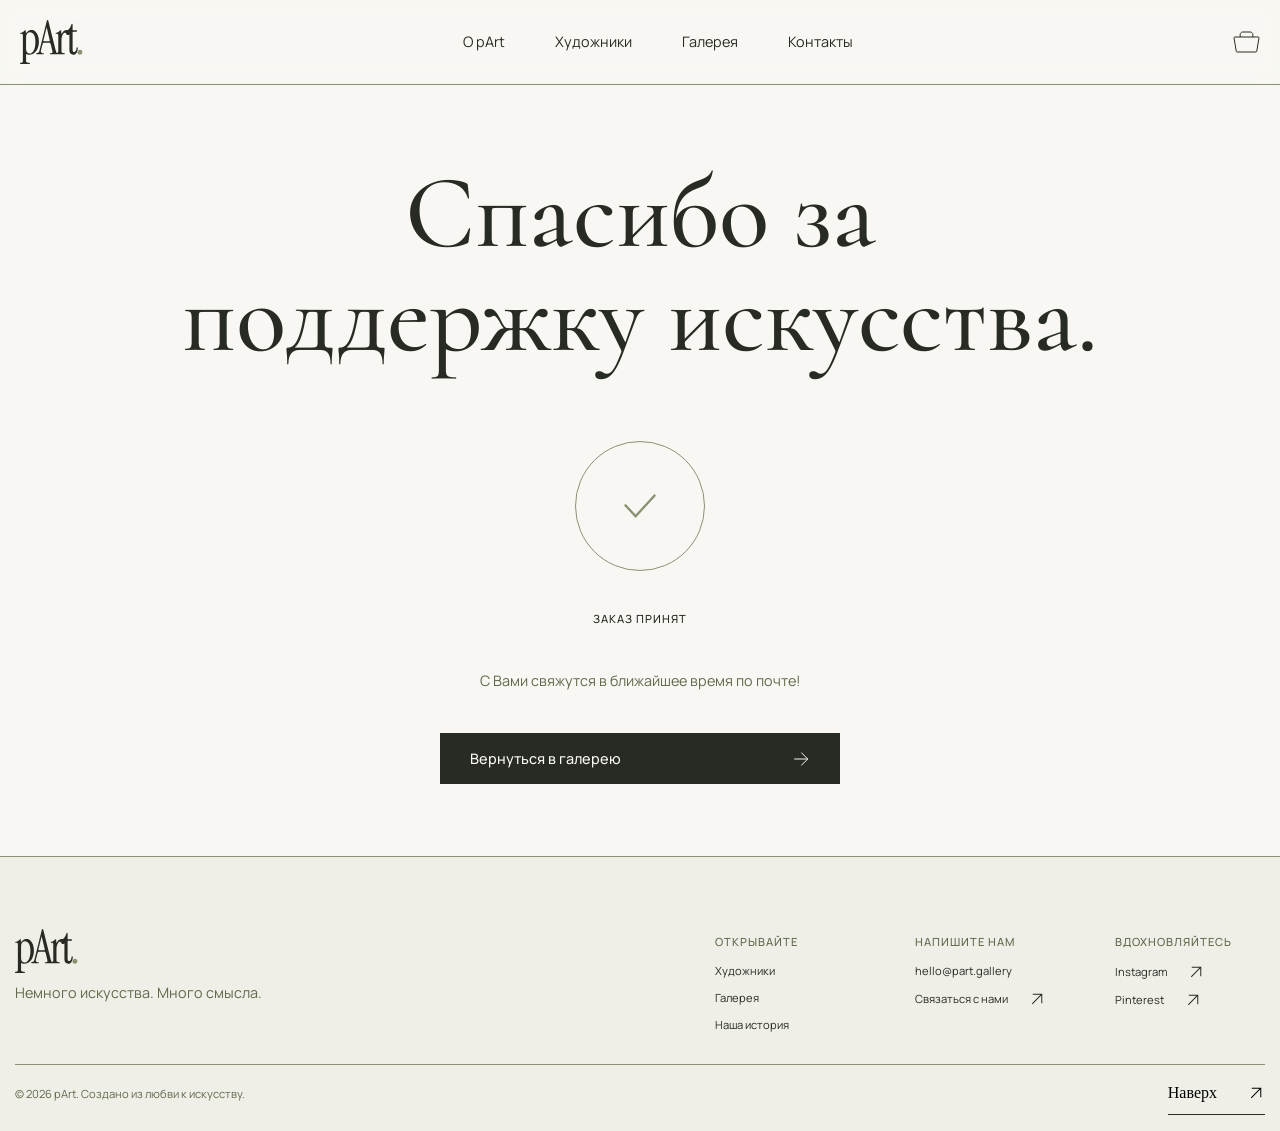
<file: pages/order-success.html>
<!DOCTYPE html>
<html lang="ru">

<head>
  <meta charset="UTF-8">
  <meta name="viewport" content="width=device-width, initial-scale=1.0">

  <link rel="preconnect" href="https://fonts.googleapis.com">
  <link rel="preconnect" href="https://fonts.gstatic.com" crossorigin>
  <link href="https://fonts.googleapis.com/css2?family=Manrope:wght@400;500&display=swap" rel="stylesheet">
  <link href="https://fonts.googleapis.com/css2?family=Cormorant:ital,wght@0,300..700;1,300..700&display=swap"
    rel="stylesheet">

  <link rel="icon" href="../assets/icons/favicon.svg" type="image/svg+xml">

  <link rel="stylesheet" href="../styles/tokens.css">
  <link rel="stylesheet" href="../styles/reset.css">
  <link rel="stylesheet" href="../styles/base.css">
  <link rel="stylesheet" href="../styles/header.css">
  <link rel="stylesheet" href="../styles/order-success.css">
  <link rel="stylesheet" href="../styles/footer.css">

  <title>pArt: Заказ принят</title>
</head>

<body>
  <header class="header">
    <div class="container header__container">

      <a href="../index.html" class="logo" aria-label="pArt — на главную">
        <svg class="logo__icon" width="63" height="44" aria-hidden="true">
          <use href="../assets/icons/sprites.svg#logo-icon"></use>
        </svg>
      </a>

      <nav class="header__nav nav" aria-label="Основная навигация">
        <ul class="nav__list">
          <li class="nav__list-item">
            <a href="../index.html#about-id" class="nav__list-link">О pArt</a>
          </li>

          <li class="nav__list-item">
            <a href="../index.html#artists-id" class="nav__list-link">Художники</a>
          </li>

          <li class="nav__list-item">
            <a href="../index.html#gallery-id" class="nav__list-link">Галерея</a>
          </li>

          <li class="nav__list-item">
            <a href="../index.html#contacts-id" class="nav__list-link">Контакты</a>
          </li>
        </ul>
      </nav>

      <div class="header__inner">
        <a href="./cart.html" class="header__cart" aria-label="Перейти в корзину товаров">
          <svg class="logo__icon" width="27" height="22" aria-hidden="true">
            <use href="../assets/icons/sprites.svg#cart-icon"></use>
          </svg>
        </a>

        <button class="header__burger" type="button" popovertarget="mob-menu-id" aria-label="Открыть меню навигации">
          <svg class="header__burger-icon" width="27" height="22" aria-hidden="true">
            <use href="../assets/icons/sprites.svg#burger-icon"></use>
          </svg>
        </button>
      </div>

    </div>

    <div class="mob-menu" id="mob-menu-id" popover="auto">
      <div class="mob-menu__inner">

        <button class="mob-menu__close" type="button" popovertarget="mob-menu-id" popovertargetaction="hide"
          aria-label="Закрыть меню навигации">
          <svg class="mob-menu__close-icon" width="25" height="22" aria-hidden="true">
            <use href="../assets/icons/sprites.svg#cross-icon"></use>
          </svg>
        </button>

        <nav class="nav" aria-label="Мобильная навигация">
          <ul class="nav__list">
            <li class="nav__list-item">
              <a href="../index.html#about-id" class="nav__list-link">О pArt</a>
            </li>

            <li class="nav__list-item">
              <a href="../index.html#artists-id" class="nav__list-link">Художники</a>
            </li>

            <li class="nav__list-item">
              <a href="../index.html#gallery-id" class="nav__list-link">Галерея</a>
            </li>

            <li class="nav__list-item">
              <a href="../index.html#contacts-id" class="nav__list-link">Контакты</a>
            </li>
          </ul>
        </nav>

      </div>
    </div>
  </header>


  <main class="main" id="main">
    <section class="success" id="success-id">
      <div class="success__container container">

        <h1 class="success__title title">
          Спасибо за поддержку искусства.
        </h1>

        <div class="success__icon-wrapper">
          <svg class="success__icon" width="32" height="24">
            <use href="../assets/icons/sprites.svg#tick-icon"></use>
          </svg>
        </div>

        <span class="success__subtitle subtitle">
          Заказ принят
        </span>


        <p class="success__desc description">
          С Вами свяжутся в ближайшее время по почте!
        </p>

        <a href="./gallery.html" class="success__btn button button--dark">
          Вернуться в галерею
          <svg class="success__btn-icon arrow--right" width="18" height="18" aria-hidden="true">
            <use href="../assets/icons/sprites.svg#arrow-icon"></use>
          </svg>
        </a>

      </div>
    </section>
  </main>


  <footer class="footer" id="contacts-id">
    <div class="footer__container container">
      <nav class="footer__nav">

        <div class="footer__nav-inner">
          <a href="../index.html" class="logo" aria-label="pArt — на главную">
            <svg class="logo__icon" width="63" height="44" aria-hidden="true">
              <use href="../assets/icons/sprites.svg#logo-icon"></use>
            </svg>
          </a>

          <p class="footer__nav-desc description">
            Немного искусства. Много смысла.
          </p>
        </div>

        <div class="footer__nav-inner">
          <span class="footer__nav-subtitle subtitle">ОТКРЫВАЙТЕ</span>
          <ul class="footer__nav-list">

            <li class="footer__nav-item">
              <a href="../index.html#artists-id" class="footer__nav-link">Художники</a>
            </li>

            <li class="footer__nav-item">
              <a href="../index.html#gallery-id" class="footer__nav-link">Галерея</a>
            </li>

            <li class="footer__nav-item">
              <a href="../index.html#about-id" class="footer__nav-link">Наша история</a>
            </li>

          </ul>
        </div>

        <div class="footer__nav-inner">
          <span class="footer__nav-subtitle subtitle">НАПИШИТЕ НАМ</span>
          <ul class="footer__nav-list">

            <li class="footer__nav-item">
              <a href="mailto:hello@part.gallery" class="footer__nav-link">hello@part.gallery</a>
            </li>

            <li class="footer__nav-item">
              <a href="../index.html" class="footer__nav-link">
                Связаться с нами
                <svg class="footer__nav-icon arrow--rightup" width="18" height="18" aria-hidden="true">
                  <use href="../assets/icons/sprites.svg#arrow-icon"></use>
                </svg>
              </a>
            </li>

          </ul>
        </div>

        <div class="footer__nav-inner">
          <span class="footer__nav-subtitle subtitle">ВДОХНОВЛЯЙТЕСЬ</span>
          <ul class="footer__nav-list">

            <li class="footer__nav-item">
              <a href="https://www.instagram.com" class="footer__nav-link" target="_blank" rel="noopener noreferrer">
                Instagram
                <svg class="footer__nav-icon arrow--rightup" width="18" height="18" aria-hidden="true">
                  <use href="../assets/icons/sprites.svg#arrow-icon"></use>
                </svg>
              </a>
            </li>

            <li class="footer__nav-item">
              <a href="https://www.pinterest.com" class="footer__nav-link" target="_blank" rel="noopener noreferrer">
                Pinterest
                <svg class="footer__nav-icon arrow--rightup" width="18" height="18" aria-hidden="true">
                  <use href="../assets/icons/sprites.svg#arrow-icon"></use>
                </svg>
              </a>
            </li>

          </ul>
        </div>

      </nav>

      <div class="footer__wrapper">
        <p class="footer__desc description">
          © 2026 pArt. Создано из любви к искусству.
        </p>

        <a href="#main" class="footer__link link--underline">
          Наверх
          <svg class="footer__icon arrow--rightup" width="18" height="18" aria-hidden="true">
            <use href="../assets/icons/sprites.svg#arrow-icon"></use>
          </svg>
        </a>
      </div>
    </div>
  </footer>
</body>

</html>
</file>
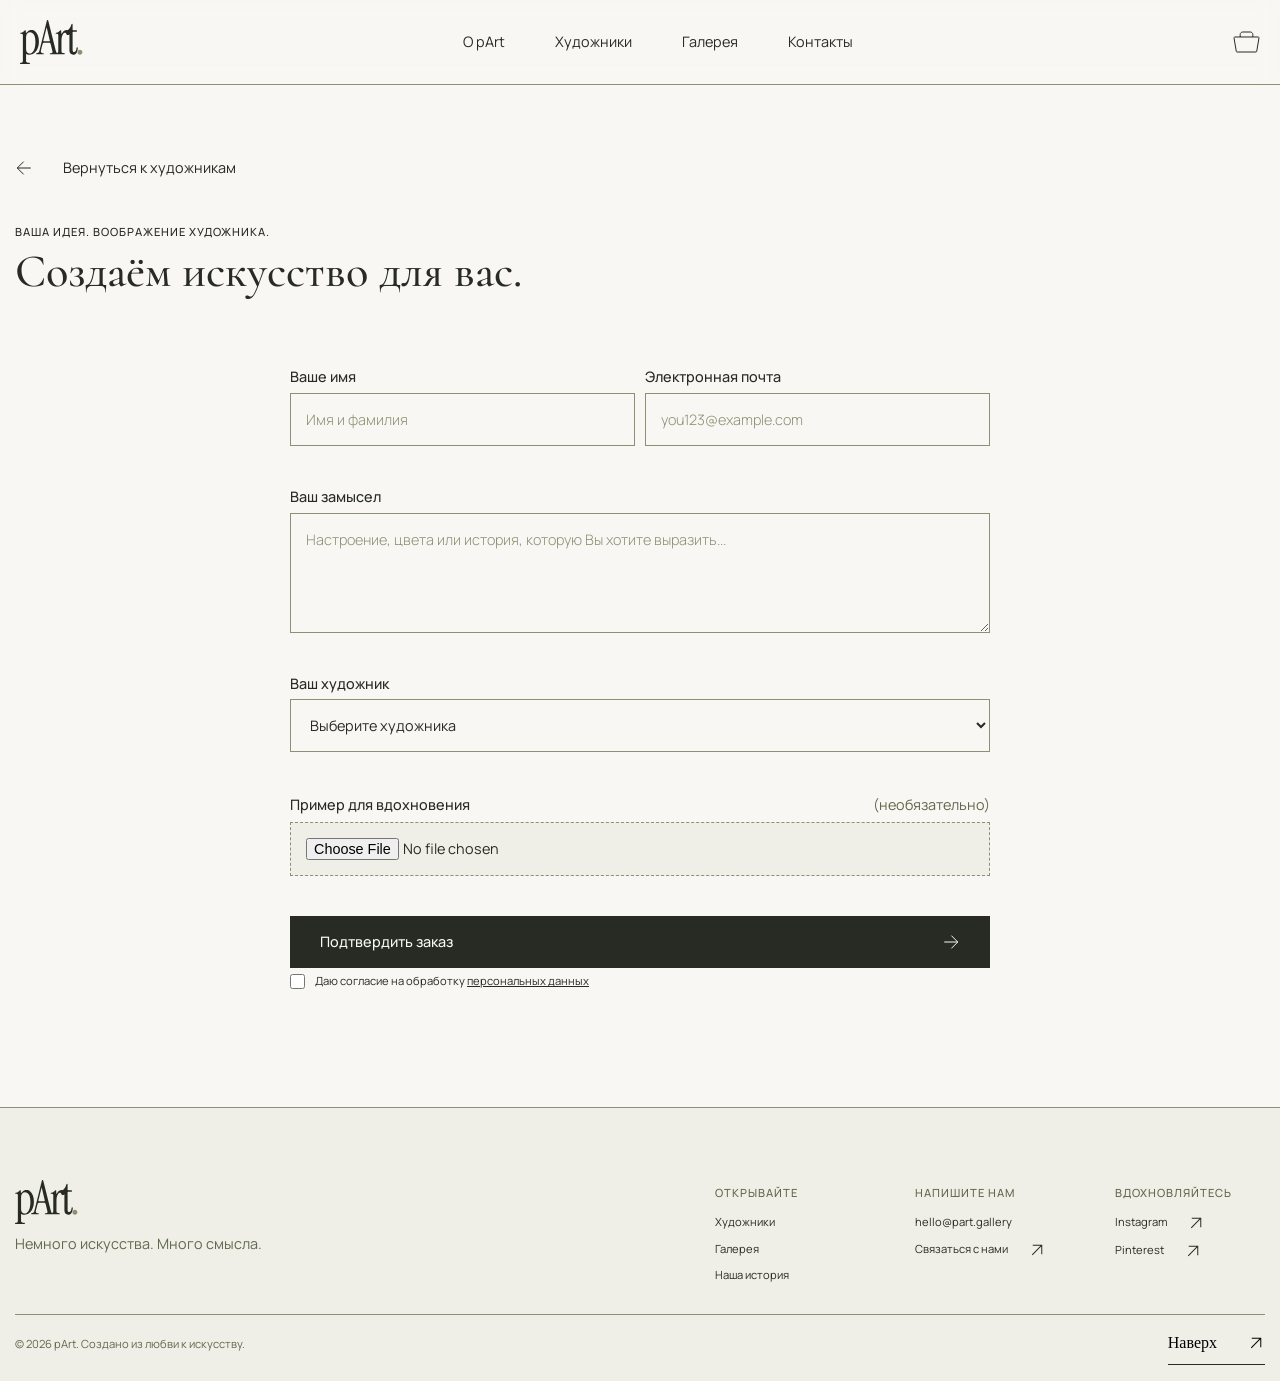
<file: pages/order.html>
<!DOCTYPE html>
<html lang="ru">

<head>
  <meta charset="UTF-8">
  <meta name="viewport" content="width=device-width, initial-scale=1.0">

  <link rel="preconnect" href="https://fonts.googleapis.com">
  <link rel="preconnect" href="https://fonts.gstatic.com" crossorigin>
  <link href="https://fonts.googleapis.com/css2?family=Manrope:wght@400;500&display=swap" rel="stylesheet">
  <link href="https://fonts.googleapis.com/css2?family=Cormorant:ital,wght@0,300..700;1,300..700&display=swap"
    rel="stylesheet">

  <link rel="icon" href="../assets/icons/favicon.svg" type="image/svg+xml">

  <link rel="stylesheet" href="../styles/tokens.css">
  <link rel="stylesheet" href="../styles/reset.css">
  <link rel="stylesheet" href="../styles/base.css">
  <link rel="stylesheet" href="../styles/header.css">
  <link rel="stylesheet" href="../styles/checkout.css">
  <link rel="stylesheet" href="../styles/footer.css">

  <title>pArt: Оформление заказа</title>
</head>

<body>
  <header class="header">
    <div class="container header__container">

      <a href="../index.html" class="logo" aria-label="pArt — на главную">
        <svg class="logo__icon" width="63" height="44" aria-hidden="true">
          <use href="../assets/icons/sprites.svg#logo-icon"></use>
        </svg>
      </a>

      <nav class="header__nav nav" aria-label="Основная навигация">
        <ul class="nav__list">
          <li class="nav__list-item">
            <a href="../index.html#about-id" class="nav__list-link">О pArt</a>
          </li>

          <li class="nav__list-item">
            <a href="../index.html#artists-id" class="nav__list-link">Художники</a>
          </li>

          <li class="nav__list-item">
            <a href="../index.html#gallery-id" class="nav__list-link">Галерея</a>
          </li>

          <li class="nav__list-item">
            <a href="../index.html#contacts-id" class="nav__list-link">Контакты</a>
          </li>
        </ul>
      </nav>

      <div class="header__inner">
        <a href="./cart.html" class="header__cart" aria-label="Перейти в корзину товаров">
          <svg class="logo__icon" width="27" height="22" aria-hidden="true">
            <use href="../assets/icons/sprites.svg#cart-icon"></use>
          </svg>
        </a>

        <button class="header__burger" type="button" popovertarget="mob-menu-id" aria-label="Открыть меню навигации">
          <svg class="header__burger-icon" width="27" height="22" aria-hidden="true">
            <use href="../assets/icons/sprites.svg#burger-icon"></use>
          </svg>
        </button>
      </div>

    </div>

    <div class="mob-menu" id="mob-menu-id" popover="auto">
      <div class="mob-menu__inner">

        <button class="mob-menu__close" type="button" popovertarget="mob-menu-id" popovertargetaction="hide"
          aria-label="Закрыть меню навигации">
          <svg class="mob-menu__close-icon" width="25" height="22" aria-hidden="true">
            <use href="../assets/icons/sprites.svg#cross-icon"></use>
          </svg>
        </button>

        <nav class="nav" aria-label="Мобильная навигация">
          <ul class="nav__list">
            <li class="nav__list-item">
              <a href="../index.html#about-id" class="nav__list-link">О pArt</a>
            </li>

            <li class="nav__list-item">
              <a href="../index.html#artists-id" class="nav__list-link">Художники</a>
            </li>

            <li class="nav__list-item">
              <a href="../index.html#gallery-id" class="nav__list-link">Галерея</a>
            </li>

            <li class="nav__list-item">
              <a href="../index.html#contacts-id" class="nav__list-link">Контакты</a>
            </li>
          </ul>
        </nav>

      </div>
    </div>
  </header>


  <main class="main" id="main">
    <section class="checkout" id="checkout-id">
      <div class="container">
        <a href="./artists.html" class="checkout__link link--comeback">
          <svg class="checkout__link-icon arrow--left" width="18" height="18" aria-hidden="true">
            <use href="../assets/icons/sprites.svg#arrow-icon"></use>
          </svg>
          Вернуться к художникам
        </a>

        <span class="checkout__subtitle subtitle">
          ВАША ИДЕЯ. ВООБРАЖЕНИЕ ХУДОЖНИКА.
        </span>

        <h1 class="checkout__title title">
          Создаём искусство для вас.
        </h1>

        <form action="./order-success.html" class="checkout__form form">

          <div class="form__inner">

            <div class="form__box">
              <label for="name" class="form__label">
                Ваше имя
              </label>
              <input type="text" class="form__input" id="name" name="username" placeholder="Имя и фамилия" required>
            </div>

            <div class="form__box">
              <label for="email" class="form__label">
                Электронная почта
              </label>
              <input type="email" class="form__input" id="email" name="user-email" placeholder="you123@example.com"
                required>
            </div>

          </div>


          <label for="comments" class="form__label">
            Ваш замысел
          </label>
          <textarea class="form__textarea" name="user-comments" id="comments"
            placeholder="Настроение, цвета или история, которую Вы хотите выразить..." required></textarea>

          <label for="artist" class="form__label">
            Ваш художник
          </label>
          <select name="artist" id="artist" class="form__select" required>
            <option value="" selected disabled>Выберите художника</option>
            <option value="hritikdesign">Крис @Hritikdesign</option>
            <option value="themidnightseas">Лиа @themidnightseas</option>
            <option value="atbzdesign">Артур @atbzdesign</option>
          </select>

          <div class="form__inner">
            <label for="file" class="form__label">
              Пример для вдохновения
            </label>

            <span class="form__desc description">
              (необязательно)
            </span>
          </div>
          <input type="file" class="form__input" name="user-file" id="file" accept=".jpg,.jpeg,.png,.pdf">

          <button type="submit" class="form__btn button button--dark">
            Подтвердить заказ
            <svg class="form__btn-icon arrow--right" width="18" height="18" aria-hidden="true">
              <use href="../assets/icons/sprites.svg#arrow-icon"></use>
            </svg>
          </button>


          <div class="form__wrapper">
            <input type="checkbox" class="form__checkbox" id="rights" name="our-rights" required>
            <label for="rights" class="form__label form__label--rights">
              Даю согласие на обработку
              <a href="./order.html" class="form__label-link">
                персональных данных
              </a>
            </label>
          </div>

        </form>
      </div>
    </section>
  </main>


  <footer class="footer" id="contacts-id">
    <div class="footer__container container">
      <nav class="footer__nav">

        <div class="footer__nav-inner">
          <a href="../index.html" class="logo" aria-label="pArt — на главную">
            <svg class="logo__icon" width="63" height="44" aria-hidden="true">
              <use href="../assets/icons/sprites.svg#logo-icon"></use>
            </svg>
          </a>

          <p class="footer__nav-desc description">
            Немного искусства. Много смысла.
          </p>
        </div>

        <div class="footer__nav-inner">
          <span class="footer__nav-subtitle subtitle">ОТКРЫВАЙТЕ</span>
          <ul class="footer__nav-list">

            <li class="footer__nav-item">
              <a href="../index.html#artists-id" class="footer__nav-link">Художники</a>
            </li>

            <li class="footer__nav-item">
              <a href="../index.html#gallery-id" class="footer__nav-link">Галерея</a>
            </li>

            <li class="footer__nav-item">
              <a href="../index.html#about-id" class="footer__nav-link">Наша история</a>
            </li>

          </ul>
        </div>

        <div class="footer__nav-inner">
          <span class="footer__nav-subtitle subtitle">НАПИШИТЕ НАМ</span>
          <ul class="footer__nav-list">

            <li class="footer__nav-item">
              <a href="mailto:hello@part.gallery" class="footer__nav-link">hello@part.gallery</a>
            </li>

            <li class="footer__nav-item">
              <a href="../index.html" class="footer__nav-link">
                Связаться с нами
                <svg class="footer__nav-icon arrow--rightup" width="18" height="18" aria-hidden="true">
                  <use href="../assets/icons/sprites.svg#arrow-icon"></use>
                </svg>
              </a>
            </li>

          </ul>
        </div>

        <div class="footer__nav-inner">
          <span class="footer__nav-subtitle subtitle">ВДОХНОВЛЯЙТЕСЬ</span>
          <ul class="footer__nav-list">

            <li class="footer__nav-item">
              <a href="https://www.instagram.com" class="footer__nav-link" target="_blank" rel="noopener noreferrer">
                Instagram
                <svg class="footer__nav-icon arrow--rightup" width="18" height="18" aria-hidden="true">
                  <use href="../assets/icons/sprites.svg#arrow-icon"></use>
                </svg>
              </a>
            </li>

            <li class="footer__nav-item">
              <a href="https://www.pinterest.com" class="footer__nav-link" target="_blank" rel="noopener noreferrer">
                Pinterest
                <svg class="footer__nav-icon arrow--rightup" width="18" height="18" aria-hidden="true">
                  <use href="../assets/icons/sprites.svg#arrow-icon"></use>
                </svg>
              </a>
            </li>

          </ul>
        </div>

      </nav>

      <div class="footer__wrapper">
        <p class="footer__desc description">
          © 2026 pArt. Создано из любви к искусству.
        </p>

        <a href="#main" class="footer__link link--underline">
          Наверх
          <svg class="footer__icon arrow--rightup" width="18" height="18" aria-hidden="true">
            <use href="../assets/icons/sprites.svg#arrow-icon"></use>
          </svg>
        </a>
      </div>
    </div>
  </footer>
</body>

</html>
</file>
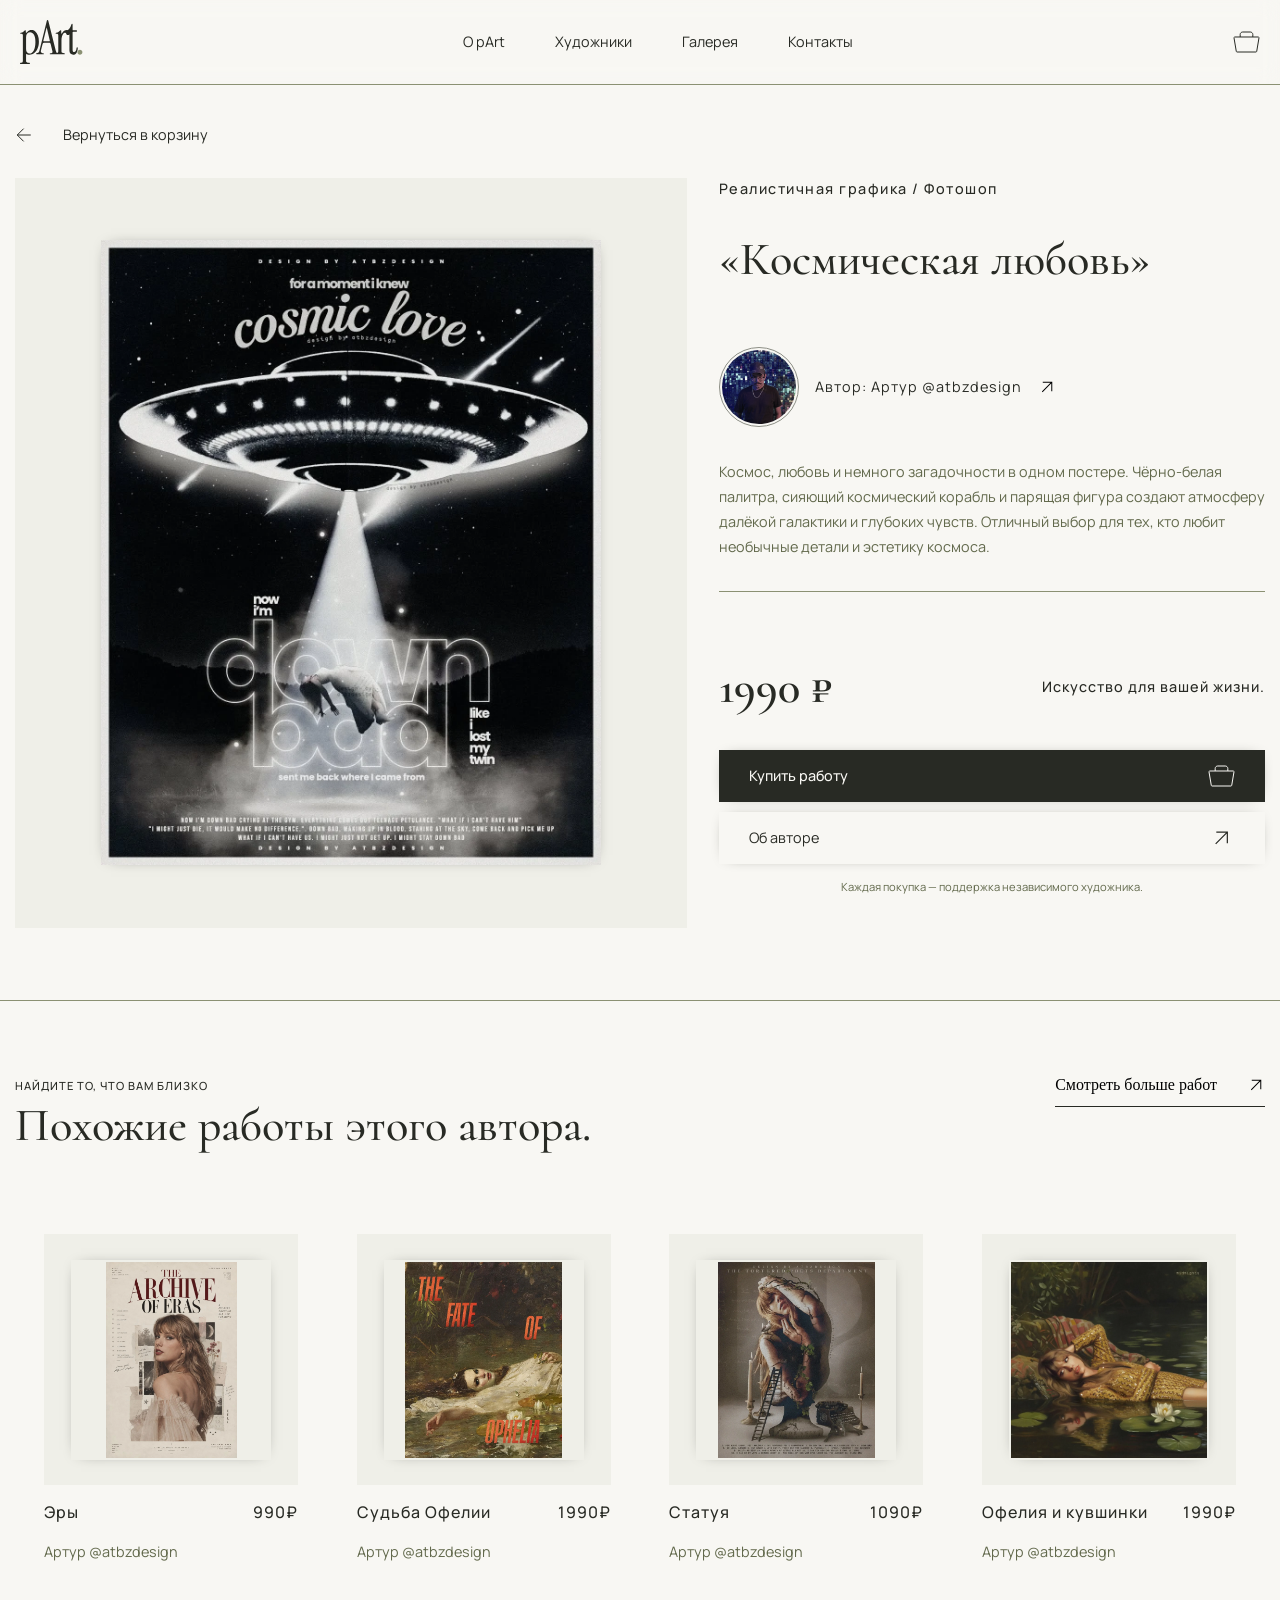
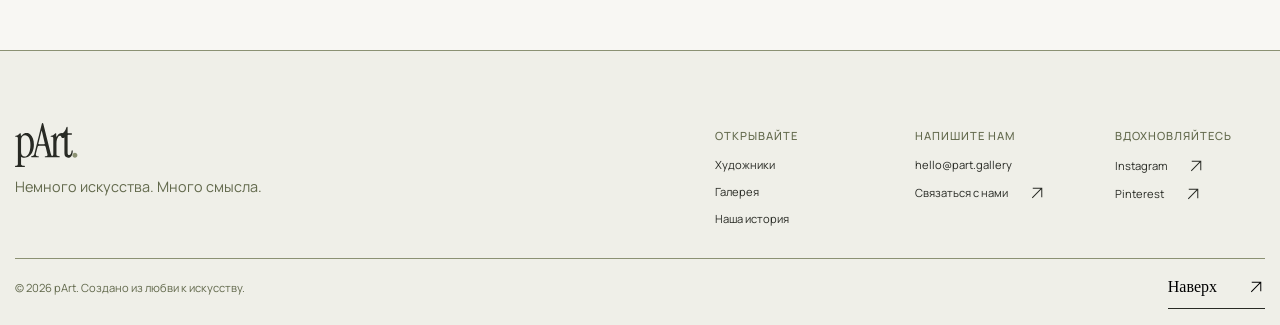
<file: pages/real_8.html>
<!DOCTYPE html>
<html lang="ru">

<head>
  <meta charset="UTF-8">
  <meta name="viewport" content="width=device-width, initial-scale=1.0">

  <link rel="preconnect" href="https://fonts.googleapis.com">
  <link rel="preconnect" href="https://fonts.gstatic.com" crossorigin>
  <link href="https://fonts.googleapis.com/css2?family=Manrope:wght@400;500&display=swap" rel="stylesheet">
  <link href="https://fonts.googleapis.com/css2?family=Cormorant:ital,wght@0,300..700;1,300..700&display=swap"
    rel="stylesheet">

  <link rel="icon" href="../assets/icons/favicon.svg" type="image/svg+xml">

  <link rel="stylesheet" href="../styles/tokens.css">
  <link rel="stylesheet" href="../styles/reset.css">
  <link rel="stylesheet" href="../styles/base.css">
  <link rel="stylesheet" href="../styles/header.css">
  <link rel="stylesheet" href="../styles/poster.css">
  <link rel="stylesheet" href="../styles/checkout.css">
  <link rel="stylesheet" href="../styles/gallery.css">
  <link rel="stylesheet" href="../styles/footer.css">

  <title>pArt: Постер «Космическая любовь». Автор - Артур @atbzdesign</title>
</head>

<body>
  <header class="header">
    <div class="container header__container">

      <a href="../index.html" class="logo" aria-label="pArt — на главную">
        <svg class="logo__icon" width="63" height="44" aria-hidden="true">
          <use href="../assets/icons/sprites.svg#logo-icon"></use>
        </svg>
      </a>

      <nav class="header__nav nav" aria-label="Основная навигация">
        <ul class="nav__list">
          <li class="nav__list-item">
            <a href="../index.html#about-id" class="nav__list-link">О pArt</a>
          </li>

          <li class="nav__list-item">
            <a href="../index.html#artists-id" class="nav__list-link">Художники</a>
          </li>

          <li class="nav__list-item">
            <a href="../index.html#gallery-id" class="nav__list-link">Галерея</a>
          </li>

          <li class="nav__list-item">
            <a href="../index.html#contacts-id" class="nav__list-link">Контакты</a>
          </li>
        </ul>
      </nav>

      <div class="header__inner">
        <a href="./cart.html" class="header__cart" aria-label="Перейти в корзину товаров">
          <svg class="logo__icon" width="27" height="22" aria-hidden="true">
            <use href="../assets/icons/sprites.svg#cart-icon"></use>
          </svg>
        </a>

        <button class="header__burger" type="button" popovertarget="mob-menu-id" aria-label="Открыть меню навигации">
          <svg class="header__burger-icon" width="27" height="22" aria-hidden="true">
            <use href="../assets/icons/sprites.svg#burger-icon"></use>
          </svg>
        </button>
      </div>

    </div>

    <div class="mob-menu" id="mob-menu-id" popover="auto">
      <div class="mob-menu__inner">

        <button class="mob-menu__close" type="button" popovertarget="mob-menu-id" popovertargetaction="hide"
          aria-label="Закрыть меню навигации">
          <svg class="mob-menu__close-icon" width="25" height="22" aria-hidden="true">
            <use href="../assets/icons/sprites.svg#cross-icon"></use>
          </svg>
        </button>

        <nav class="nav" aria-label="Мобильная навигация">
          <ul class="nav__list">
            <li class="nav__list-item">
              <a href="../index.html#about-id" class="nav__list-link">О pArt</a>
            </li>

            <li class="nav__list-item">
              <a href="../index.html#artists-id" class="nav__list-link">Художники</a>
            </li>

            <li class="nav__list-item">
              <a href="../index.html#gallery-id" class="nav__list-link">Галерея</a>
            </li>

            <li class="nav__list-item">
              <a href="../index.html#contacts-id" class="nav__list-link">Контакты</a>
            </li>
          </ul>
        </nav>

      </div>
    </div>
  </header>


  <main class="main" id="main">

    <section class="poster" id="poster-id">
      <div class="poster__container container">

        <a href="./cart.html" class="poster__link link--comeback">
          <svg class="poster__link-icon arrow--left" width="18" height="18" aria-hidden="true">
            <use href="../assets/icons/sprites.svg#arrow-icon"></use>
          </svg>
          Вернуться в корзину
        </a>

        <div class="poster__wrapper">

          <div class="poster__preview">
            <img class="poster__preview-img" src="../assets/images/real_8.webp"
              alt="Постер «Космическая любовь». Автор - Артур @atbzdesign" width="500" height="625" loading="lazy"
              decoding="async">
          </div>

          <div class="poster__inner">
            <span class="poster__subtitle">
              Реалистичная графика / Фотошоп
            </span>

            <h1 class="poster__title title">
              «Космическая любовь»
            </h1>

            <a href="./@atbzdesign.html" class="poster__author">
              <div class="poster__author-preview">
                <img class="poster__author-img" src="../assets/images/real_artist.webp"
                  alt="На фото художник Артур @atbzdesign" width="80" height="80" decoding="async" loading="lazy">
              </div>

              <div class="poster__author-info">
                <span class="poster__author-name">
                  Автор: Артур @atbzdesign
                </span>

                <svg class="poster__author-icon arrow--rightup" width="18" height="18" aria-hidden="true">
                  <use href="../assets/icons/sprites.svg#arrow-icon"></use>
                </svg>
              </div>
            </a>

            <p class="poster__desc description">
              Космос, любовь и немного загадочности в одном постере. Чёрно-белая палитра, сияющий космический корабль и
              парящая фигура создают атмосферу далёкой галактики и глубоких чувств. Отличный выбор для тех, кто любит
              необычные детали и эстетику космоса.
            </p>

            <div class="poster__checkout checkout">
              <div class="checkout__total">
                <span class="checkout__price">
                  1990 ₽
                </span>

                <span class="checkout__text">
                  Искусство для вашей жизни.
                </span>
              </div>


              <a href="./checkout.html" class="poster__checkout-btn button button--dark">
                Купить работу
                <svg class="poster__checkout-icon" width="27" height="22" aria-hidden="true">
                  <use href="../assets/icons/sprites.svg#cart-icon"></use>
                </svg>
              </a>

              <a href="./@atbzdesign.html" class="poster__checkout-btn button button--light">
                Об авторе
                <svg class="poster__checkout-icon arrow--rightup" width="27" height="22" aria-hidden="true">
                  <use href="../assets/icons/sprites.svg#arrow-icon"></use>
                </svg>
              </a>

              <p class="poster__checkout-desc description">
                Каждая покупка — поддержка независимого художника.
              </p>

            </div>
          </div>

        </div>

      </div>
    </section>


    <section class="gallery" id="gallery-id">
      <div class="gallery__container container">

        <div class="gallery__header">

          <div class="gallery__inner">
            <span class="gallery__header-subtitle subtitle">
              НАЙДИТЕ ТО, ЧТО ВАМ БЛИЗКО
            </span>

            <h2 class="gallery__header-title title">
              Похожие работы этого автора.
            </h2>
          </div>

          <div class="gallery__inner">
            <a class="gallery__header-link link--underline" href="./gallery.html">
              Смотреть больше работ

              <svg class="gallery__header-icon arrow--rightup" width="18" height="18" aria-hidden="true">
                <use href="../assets/icons/sprites.svg#arrow-icon"></use>
              </svg>
            </a>
          </div>

        </div>

        <div class="gallery__cards">

          <a class="gallery__card" href="./real_1.html">

            <div class="gallery__card-preview">
              <div class="gallery__card-wrapper">
                <img class="gallery__card-img" src="../assets/images/real_1.webp"
                  alt="Постер «Эры». Автор - Артур @atbzdesign" width="200" height="200" loading="lazy"
                  decoding="async">
              </div>

              <div class="gallery__card-block">
                <svg class="gallery__card-icon arrow--rightup" width="20" height="20" aria-hidden="true">
                  <use href="../assets/icons/sprites.svg#arrow-icon"></use>
                </svg>
              </div>
            </div>

            <div class="gallery__card-info">
              <h3 class="gallery__card-title">
                Эры
                <span class="gallery__card-price">990₽</span>
              </h3>

              <p class="gallery__card-desc description">
                Артур @atbzdesign
              </p>
            </div>
          </a>

          <a class="gallery__card" href="./real_2.html">

            <div class="gallery__card-preview">
              <div class="gallery__card-wrapper">
                <img class="gallery__card-img" src="../assets/images/real_2.webp"
                  alt="Постер «Судьба Офелии». Автор - Артур @atbzdesign" width="200" height="200" loading="lazy"
                  decoding="async">
              </div>

              <div class="gallery__card-block">
                <svg class="gallery__card-icon arrow--rightup" width="20" height="20" aria-hidden="true">
                  <use href="../assets/icons/sprites.svg#arrow-icon"></use>
                </svg>
              </div>
            </div>

            <div class="gallery__card-info">
              <h3 class="gallery__card-title">
                Судьба Офелии
                <span class="gallery__card-price">1990₽</span>
              </h3>

              <p class="gallery__card-desc description">
                Артур @atbzdesign
              </p>
            </div>
          </a>

          <a class="gallery__card" href="./real_3.html">

            <div class="gallery__card-preview">
              <div class="gallery__card-wrapper">
                <img class="gallery__card-img" src="../assets/images/real_3.webp"
                  alt="Постер «Статуя». Автор - Артур @atbzdesign" width="200" height="200" loading="lazy"
                  decoding="async">
              </div>

              <div class="gallery__card-block">
                <svg class="gallery__card-icon arrow--rightup" width="20" height="20" aria-hidden="true">
                  <use href="../assets/icons/sprites.svg#arrow-icon"></use>
                </svg>
              </div>
            </div>

            <div class="gallery__card-info">
              <h3 class="gallery__card-title">
                Статуя
                <span class="gallery__card-price">1090₽</span>
              </h3>

              <p class="gallery__card-desc description">
                Артур @atbzdesign
              </p>
            </div>
          </a>

          <a class="gallery__card" href="./real_4.html">

            <div class="gallery__card-preview">
              <div class="gallery__card-wrapper">
                <img class="gallery__card-img" src="../assets/images/real_4.webp"
                  alt="Постер «Офелия и кувшинки». Автор - Артур @atbzdesign" width="200" height="200" loading="lazy"
                  decoding="async">
              </div>

              <div class="gallery__card-block">
                <svg class="gallery__card-icon arrow--rightup" width="20" height="20" aria-hidden="true">
                  <use href="../assets/icons/sprites.svg#arrow-icon"></use>
                </svg>
              </div>
            </div>

            <div class="gallery__card-info">
              <h3 class="gallery__card-title">
                Офелия и кувшинки
                <span class="gallery__card-price">1990₽</span>
              </h3>

              <p class="gallery__card-desc description">
                Артур @atbzdesign
              </p>
            </div>
          </a>

        </div>

      </div>
    </section>
  </main>


  <footer class="footer" id="contacts-id">
    <div class="footer__container container">
      <nav class="footer__nav">

        <div class="footer__nav-inner">
          <a href="../index.html" class="logo" aria-label="pArt — на главную">
            <svg class="logo__icon" width="63" height="44" aria-hidden="true">
              <use href="../assets/icons/sprites.svg#logo-icon"></use>
            </svg>
          </a>

          <p class="footer__nav-desc description">
            Немного искусства. Много смысла.
          </p>
        </div>

        <div class="footer__nav-inner">
          <span class="footer__nav-subtitle subtitle">ОТКРЫВАЙТЕ</span>
          <ul class="footer__nav-list">

            <li class="footer__nav-item">
              <a href="../index.html#artists-id" class="footer__nav-link">Художники</a>
            </li>

            <li class="footer__nav-item">
              <a href="../index.html#gallery-id" class="footer__nav-link">Галерея</a>
            </li>

            <li class="footer__nav-item">
              <a href="../index.html#about-id" class="footer__nav-link">Наша история</a>
            </li>

          </ul>
        </div>

        <div class="footer__nav-inner">
          <span class="footer__nav-subtitle subtitle">НАПИШИТЕ НАМ</span>
          <ul class="footer__nav-list">

            <li class="footer__nav-item">
              <a href="mailto:hello@part.gallery" class="footer__nav-link">hello@part.gallery</a>
            </li>

            <li class="footer__nav-item">
              <a href="../index.html" class="footer__nav-link">
                Связаться с нами
                <svg class="footer__nav-icon arrow--rightup" width="18" height="18" aria-hidden="true">
                  <use href="../assets/icons/sprites.svg#arrow-icon"></use>
                </svg>
              </a>
            </li>

          </ul>
        </div>

        <div class="footer__nav-inner">
          <span class="footer__nav-subtitle subtitle">ВДОХНОВЛЯЙТЕСЬ</span>
          <ul class="footer__nav-list">

            <li class="footer__nav-item">
              <a href="https://www.instagram.com" class="footer__nav-link" target="_blank" rel="noopener noreferrer">
                Instagram
                <svg class="footer__nav-icon arrow--rightup" width="18" height="18" aria-hidden="true">
                  <use href="../assets/icons/sprites.svg#arrow-icon"></use>
                </svg>
              </a>
            </li>

            <li class="footer__nav-item">
              <a href="https://www.pinterest.com" class="footer__nav-link" target="_blank" rel="noopener noreferrer">
                Pinterest
                <svg class="footer__nav-icon arrow--rightup" width="18" height="18" aria-hidden="true">
                  <use href="../assets/icons/sprites.svg#arrow-icon"></use>
                </svg>
              </a>
            </li>

          </ul>
        </div>

      </nav>

      <div class="footer__wrapper">
        <p class="footer__desc description">
          © 2026 pArt. Создано из любви к искусству.
        </p>

        <a href="#main" class="footer__link link--underline">
          Наверх
          <svg class="footer__icon arrow--rightup" width="18" height="18" aria-hidden="true">
            <use href="../assets/icons/sprites.svg#arrow-icon"></use>
          </svg>
        </a>
      </div>
    </div>
  </footer>
</body>

</html>
</file>
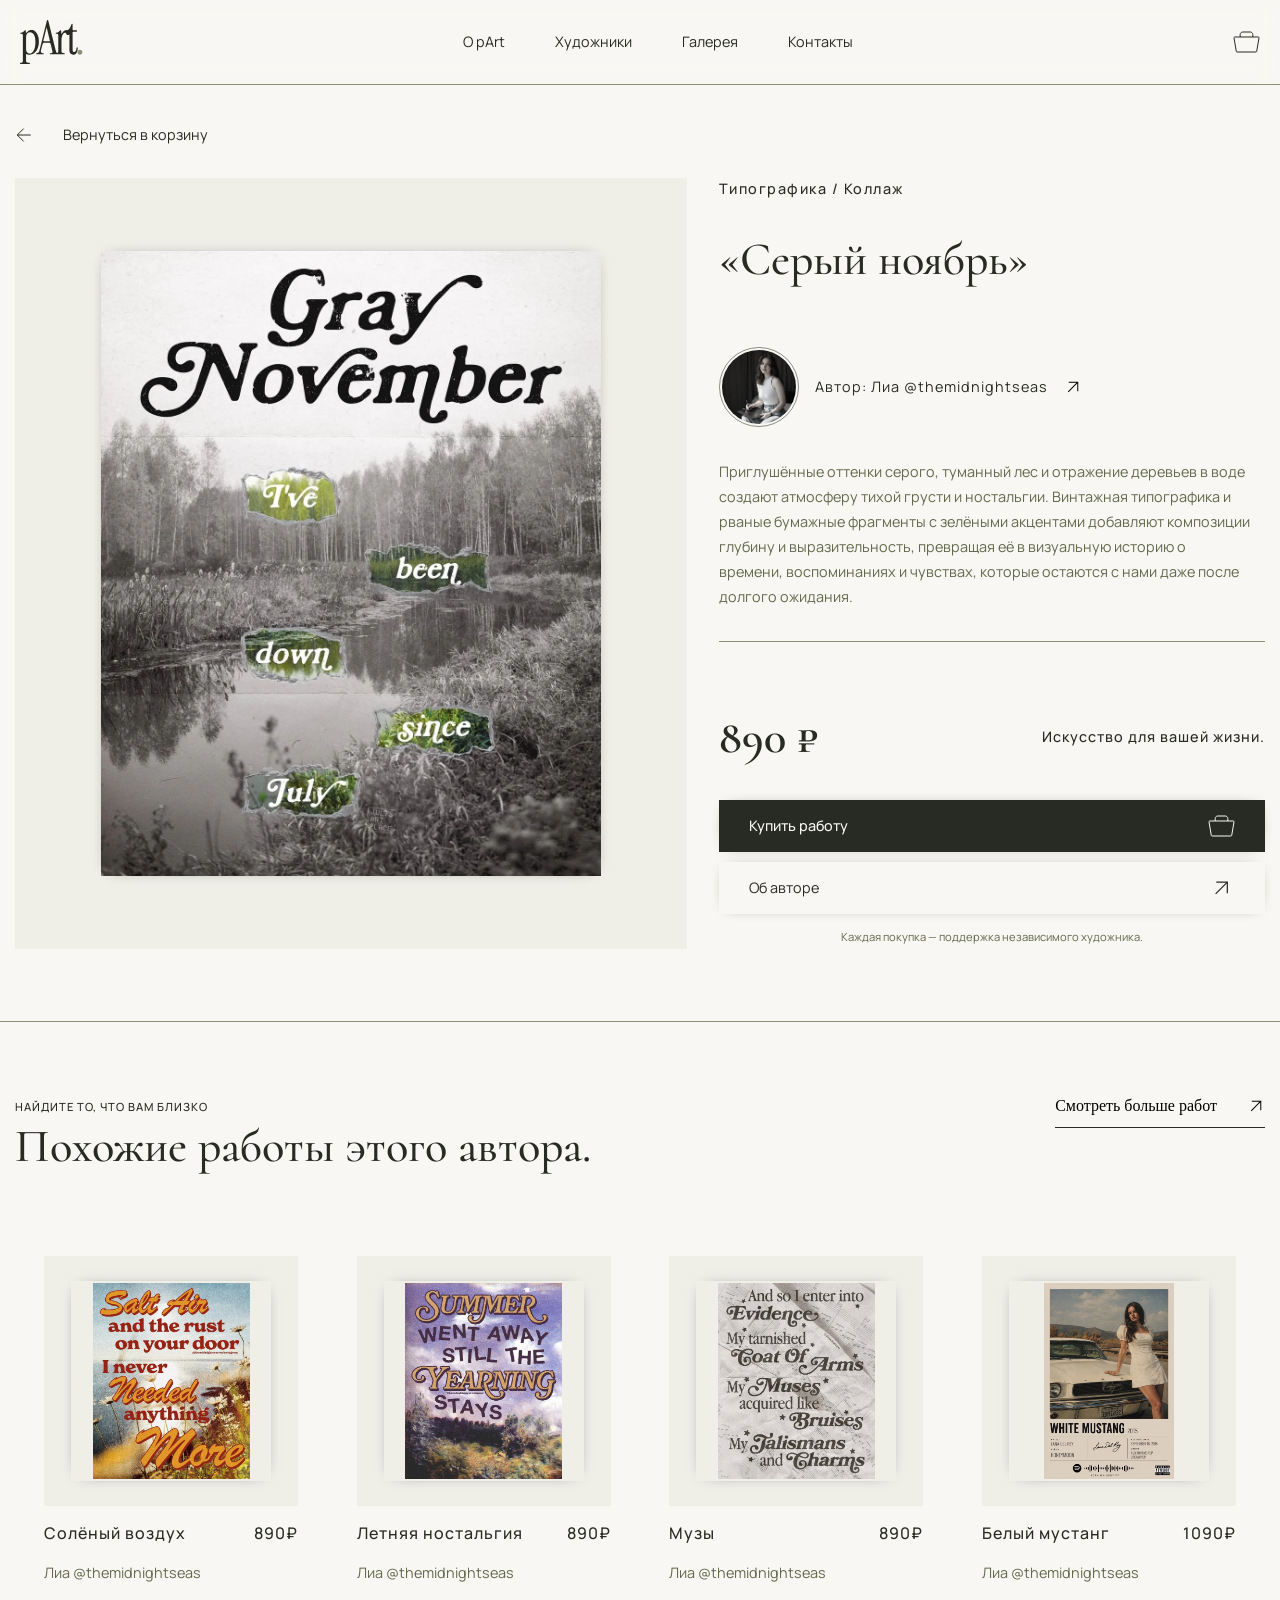
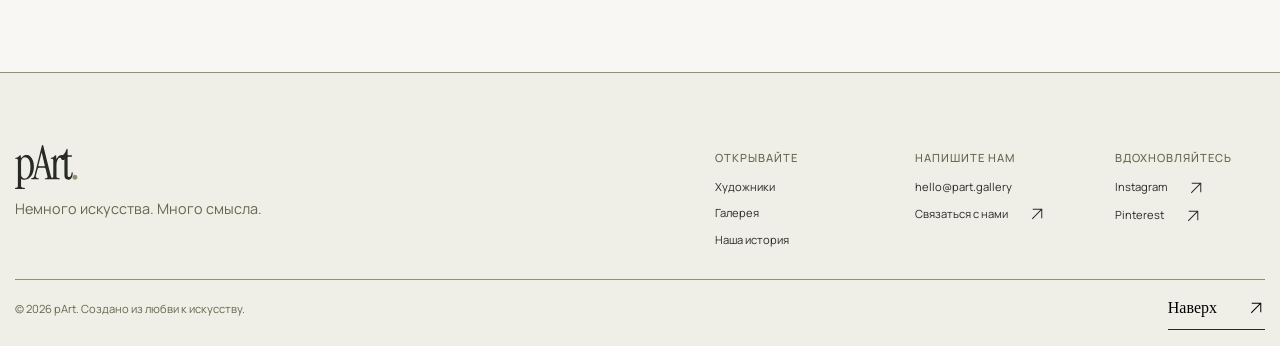
<file: pages/text_5.html>
<!DOCTYPE html>
<html lang="ru">

<head>
  <meta charset="UTF-8">
  <meta name="viewport" content="width=device-width, initial-scale=1.0">

  <link rel="preconnect" href="https://fonts.googleapis.com">
  <link rel="preconnect" href="https://fonts.gstatic.com" crossorigin>
  <link href="https://fonts.googleapis.com/css2?family=Manrope:wght@400;500&display=swap" rel="stylesheet">
  <link href="https://fonts.googleapis.com/css2?family=Cormorant:ital,wght@0,300..700;1,300..700&display=swap"
    rel="stylesheet">

  <link rel="icon" href="../assets/icons/favicon.svg" type="image/svg+xml">

  <link rel="stylesheet" href="../styles/tokens.css">
  <link rel="stylesheet" href="../styles/reset.css">
  <link rel="stylesheet" href="../styles/base.css">
  <link rel="stylesheet" href="../styles/header.css">
  <link rel="stylesheet" href="../styles/poster.css">
  <link rel="stylesheet" href="../styles/checkout.css">
  <link rel="stylesheet" href="../styles/gallery.css">
  <link rel="stylesheet" href="../styles/footer.css">

  <title>pArt: Постер «Серый ноябрь». Автор - Лиа @themidnightseas</title>
</head>

<body>
  <header class="header">
    <div class="container header__container">

      <a href="../index.html" class="logo" aria-label="pArt — на главную">
        <svg class="logo__icon" width="63" height="44" aria-hidden="true">
          <use href="../assets/icons/sprites.svg#logo-icon"></use>
        </svg>
      </a>

      <nav class="header__nav nav" aria-label="Основная навигация">
        <ul class="nav__list">
          <li class="nav__list-item">
            <a href="../index.html#about-id" class="nav__list-link">О pArt</a>
          </li>

          <li class="nav__list-item">
            <a href="../index.html#artists-id" class="nav__list-link">Художники</a>
          </li>

          <li class="nav__list-item">
            <a href="../index.html#gallery-id" class="nav__list-link">Галерея</a>
          </li>

          <li class="nav__list-item">
            <a href="../index.html#contacts-id" class="nav__list-link">Контакты</a>
          </li>
        </ul>
      </nav>

      <div class="header__inner">
        <a href="./cart.html" class="header__cart" aria-label="Перейти в корзину товаров">
          <svg class="logo__icon" width="27" height="22" aria-hidden="true">
            <use href="../assets/icons/sprites.svg#cart-icon"></use>
          </svg>
        </a>

        <button class="header__burger" type="button" popovertarget="mob-menu-id" aria-label="Открыть меню навигации">
          <svg class="header__burger-icon" width="27" height="22" aria-hidden="true">
            <use href="../assets/icons/sprites.svg#burger-icon"></use>
          </svg>
        </button>
      </div>

    </div>

    <div class="mob-menu" id="mob-menu-id" popover="auto">
      <div class="mob-menu__inner">

        <button class="mob-menu__close" type="button" popovertarget="mob-menu-id" popovertargetaction="hide"
          aria-label="Закрыть меню навигации">
          <svg class="mob-menu__close-icon" width="25" height="22" aria-hidden="true">
            <use href="../assets/icons/sprites.svg#cross-icon"></use>
          </svg>
        </button>

        <nav class="nav" aria-label="Мобильная навигация">
          <ul class="nav__list">
            <li class="nav__list-item">
              <a href="../index.html#about-id" class="nav__list-link">О pArt</a>
            </li>

            <li class="nav__list-item">
              <a href="../index.html#artists-id" class="nav__list-link">Художники</a>
            </li>

            <li class="nav__list-item">
              <a href="../index.html#gallery-id" class="nav__list-link">Галерея</a>
            </li>

            <li class="nav__list-item">
              <a href="../index.html#contacts-id" class="nav__list-link">Контакты</a>
            </li>
          </ul>
        </nav>

      </div>
    </div>
  </header>


  <main class="main" id="main">

    <section class="poster" id="poster-id">
      <div class="poster__container container">

        <a href="./cart.html" class="poster__link link--comeback">
          <svg class="poster__link-icon arrow--left" width="18" height="18" aria-hidden="true">
            <use href="../assets/icons/sprites.svg#arrow-icon"></use>
          </svg>
          Вернуться в корзину
        </a>

        <div class="poster__wrapper">

          <div class="poster__preview">
            <img class="poster__preview-img" src="../assets/images/text_5.webp"
              alt="Постер «Серый ноябрь». Автор - Лиа @themidnightseas" width="500" height="625" loading="lazy"
              decoding="async">
          </div>

          <div class="poster__inner">
            <span class="poster__subtitle">
              Типографика / Коллаж
            </span>

            <h1 class="poster__title title">
              «Серый ноябрь»
            </h1>

            <a href="./@themidnightseas.html" class="poster__author">
              <div class="poster__author-preview">
                <img class="poster__author-img" src="../assets/images/text_artist.webp"
                  alt="На фото художник Лиа @themidnightseas" width="80" height="80" decoding="async" loading="lazy">
              </div>

              <div class="poster__author-info">
                <span class="poster__author-name">
                  Автор: Лиа @themidnightseas
                </span>

                <svg class="poster__author-icon arrow--rightup" width="18" height="18" aria-hidden="true">
                  <use href="../assets/icons/sprites.svg#arrow-icon"></use>
                </svg>
              </div>
            </a>

            <p class="poster__desc description">
              Приглушённые оттенки серого, туманный лес и отражение деревьев в воде создают атмосферу тихой грусти и
              ностальгии. Винтажная типографика и рваные бумажные фрагменты с зелёными акцентами добавляют композиции
              глубину и выразительность, превращая её в визуальную историю о времени, воспоминаниях и чувствах, которые
              остаются с нами даже после долгого ожидания.
            </p>

            <div class="poster__checkout checkout">
              <div class="checkout__total">
                <span class="checkout__price">
                  890 ₽
                </span>

                <span class="checkout__text">
                  Искусство для вашей жизни.
                </span>
              </div>


              <a href="./checkout.html" class="poster__checkout-btn button button--dark">
                Купить работу
                <svg class="poster__checkout-icon" width="27" height="22" aria-hidden="true">
                  <use href="../assets/icons/sprites.svg#cart-icon"></use>
                </svg>
              </a>

              <a href="./@themidnightseas.html" class="poster__checkout-btn button button--light">
                Об авторе
                <svg class="poster__checkout-icon arrow--rightup" width="27" height="22" aria-hidden="true">
                  <use href="../assets/icons/sprites.svg#arrow-icon"></use>
                </svg>
              </a>

              <p class="poster__checkout-desc description">
                Каждая покупка — поддержка независимого художника.
              </p>

            </div>
          </div>

        </div>

      </div>
    </section>


    <section class="gallery" id="gallery-id">
      <div class="gallery__container container">

        <div class="gallery__header">

          <div class="gallery__inner">
            <span class="gallery__header-subtitle subtitle">
              НАЙДИТЕ ТО, ЧТО ВАМ БЛИЗКО
            </span>

            <h2 class="gallery__header-title title">
              Похожие работы этого автора.
            </h2>
          </div>

          <div class="gallery__inner">
            <a class="gallery__header-link link--underline" href="./gallery.html">
              Смотреть больше работ

              <svg class="gallery__header-icon arrow--rightup" width="18" height="18" aria-hidden="true">
                <use href="../assets/icons/sprites.svg#arrow-icon"></use>
              </svg>
            </a>
          </div>

        </div>

        <div class="gallery__cards">

          <a class="gallery__card" href="./text_6.html">

            <div class="gallery__card-preview">
              <div class="gallery__card-wrapper">
                <img class="gallery__card-img" src="../assets/images/text_6.webp"
                  alt="Постер «Солёный воздух». Автор - Лиа @themidnightseas" width="200" height="200" loading="lazy"
                  decoding="async">
              </div>

              <div class="gallery__card-block">
                <svg class="gallery__card-icon arrow--rightup" width="20" height="20" aria-hidden="true">
                  <use href="../assets/icons/sprites.svg#arrow-icon"></use>
                </svg>
              </div>
            </div>

            <div class="gallery__card-info">
              <h3 class="gallery__card-title">
                Солёный воздух
                <span class="gallery__card-price">890₽</span>
              </h3>

              <p class="gallery__card-desc description">
                Лиа @themidnightseas
              </p>
            </div>
          </a>

          <a class="gallery__card" href="./text_7.html">

            <div class="gallery__card-preview">
              <div class="gallery__card-wrapper">
                <img class="gallery__card-img" src="../assets/images/text_7.webp"
                  alt="Постер «Летняя ностальгия». Автор - Лиа @themidnightseas" width="200" height="200" loading="lazy"
                  decoding="async">
              </div>

              <div class="gallery__card-block">
                <svg class="gallery__card-icon arrow--rightup" width="20" height="20" aria-hidden="true">
                  <use href="../assets/icons/sprites.svg#arrow-icon"></use>
                </svg>
              </div>
            </div>

            <div class="gallery__card-info">
              <h3 class="gallery__card-title">
                Летняя ностальгия
                <span class="gallery__card-price">890₽</span>
              </h3>

              <p class="gallery__card-desc description">
                Лиа @themidnightseas
              </p>
            </div>
          </a>

          <a class="gallery__card" href="./text_2.html">

            <div class="gallery__card-preview">
              <div class="gallery__card-wrapper">
                <img class="gallery__card-img" src="../assets/images/text_2.webp"
                  alt="Постер «Музы». Автор - Лиа @themidnightseas" width="200" height="200" loading="lazy"
                  decoding="async">
              </div>

              <div class="gallery__card-block">
                <svg class="gallery__card-icon arrow--rightup" width="20" height="20" aria-hidden="true">
                  <use href="../assets/icons/sprites.svg#arrow-icon"></use>
                </svg>
              </div>
            </div>

            <div class="gallery__card-info">
              <h3 class="gallery__card-title">
                Музы
                <span class="gallery__card-price">890₽</span>
              </h3>

              <p class="gallery__card-desc description">
                Лиа @themidnightseas
              </p>
            </div>
          </a>

          <a class="gallery__card" href="./text_1.html">

            <div class="gallery__card-preview">
              <div class="gallery__card-wrapper">
                <img class="gallery__card-img" src="../assets/images/text_1.webp"
                  alt="Постер «Белый мустанг». Автор - Лиа @themidnightseas" width="200" height="200" loading="lazy"
                  decoding="async">
              </div>

              <div class="gallery__card-block">
                <svg class="gallery__card-icon arrow--rightup" width="20" height="20" aria-hidden="true">
                  <use href="../assets/icons/sprites.svg#arrow-icon"></use>
                </svg>
              </div>
            </div>

            <div class="gallery__card-info">
              <h3 class="gallery__card-title">
                Белый мустанг
                <span class="gallery__card-price">1090₽</span>
              </h3>

              <p class="gallery__card-desc description">
                Лиа @themidnightseas
              </p>
            </div>
          </a>

        </div>

      </div>
    </section>
  </main>


  <footer class="footer" id="contacts-id">
    <div class="footer__container container">
      <nav class="footer__nav">

        <div class="footer__nav-inner">
          <a href="../index.html" class="logo" aria-label="pArt — на главную">
            <svg class="logo__icon" width="63" height="44" aria-hidden="true">
              <use href="../assets/icons/sprites.svg#logo-icon"></use>
            </svg>
          </a>

          <p class="footer__nav-desc description">
            Немного искусства. Много смысла.
          </p>
        </div>

        <div class="footer__nav-inner">
          <span class="footer__nav-subtitle subtitle">ОТКРЫВАЙТЕ</span>
          <ul class="footer__nav-list">

            <li class="footer__nav-item">
              <a href="../index.html#artists-id" class="footer__nav-link">Художники</a>
            </li>

            <li class="footer__nav-item">
              <a href="../index.html#gallery-id" class="footer__nav-link">Галерея</a>
            </li>

            <li class="footer__nav-item">
              <a href="../index.html#about-id" class="footer__nav-link">Наша история</a>
            </li>

          </ul>
        </div>

        <div class="footer__nav-inner">
          <span class="footer__nav-subtitle subtitle">НАПИШИТЕ НАМ</span>
          <ul class="footer__nav-list">

            <li class="footer__nav-item">
              <a href="mailto:hello@part.gallery" class="footer__nav-link">hello@part.gallery</a>
            </li>

            <li class="footer__nav-item">
              <a href="../index.html" class="footer__nav-link">
                Связаться с нами
                <svg class="footer__nav-icon arrow--rightup" width="18" height="18" aria-hidden="true">
                  <use href="../assets/icons/sprites.svg#arrow-icon"></use>
                </svg>
              </a>
            </li>

          </ul>
        </div>

        <div class="footer__nav-inner">
          <span class="footer__nav-subtitle subtitle">ВДОХНОВЛЯЙТЕСЬ</span>
          <ul class="footer__nav-list">

            <li class="footer__nav-item">
              <a href="https://www.instagram.com" class="footer__nav-link" target="_blank" rel="noopener noreferrer">
                Instagram
                <svg class="footer__nav-icon arrow--rightup" width="18" height="18" aria-hidden="true">
                  <use href="../assets/icons/sprites.svg#arrow-icon"></use>
                </svg>
              </a>
            </li>

            <li class="footer__nav-item">
              <a href="https://www.pinterest.com" class="footer__nav-link" target="_blank" rel="noopener noreferrer">
                Pinterest
                <svg class="footer__nav-icon arrow--rightup" width="18" height="18" aria-hidden="true">
                  <use href="../assets/icons/sprites.svg#arrow-icon"></use>
                </svg>
              </a>
            </li>

          </ul>
        </div>

      </nav>

      <div class="footer__wrapper">
        <p class="footer__desc description">
          © 2026 pArt. Создано из любви к искусству.
        </p>

        <a href="#main" class="footer__link link--underline">
          Наверх
          <svg class="footer__icon arrow--rightup" width="18" height="18" aria-hidden="true">
            <use href="../assets/icons/sprites.svg#arrow-icon"></use>
          </svg>
        </a>
      </div>
    </div>
  </footer>
</body>

</html>
</file>
<file: styles/tokens.css>
:root {
    /* colors */
    --white-co: #f8f7f3;
    --black-co: #282A24;
    --green-co: #8B9173;
    --dark-green-co: #62694c;
    --light-green-co: #d7dcc8;
    --beige-co: #efefe8;

    /* fonts */
    /* 7-9px */
    --f-size-0: clamp(0.425rem, 0.25rem + 0.4vw, 0.55rem);

    /* 11-13px */
    --f-size-1: clamp(0.7rem, 0.25rem + 0.5vw, 0.8rem);

    /* 14-16px */
    --f-size-2: clamp(0.85rem, 0.5rem + 0.5vw, 1rem);

    /* 20-32px */
    --f-size-3: clamp(1.25rem, 0.5rem + 2vw, 2rem);

    /* 30-56px */
    --f-size-4: clamp(1.85rem, 0.5rem + 3vw, 3.5rem);

    /* 80-104px */
    --f-size-5: clamp(5rem, 0.5rem + 7.7vw, 6.5rem);

    /* space */
    --s-1: clamp(1.5rem, 0.5rem + 5vw, 6rem);

    --s-2: clamp(1.25rem, 0.5rem + 3vw, 2.5rem);

    --s-3: clamp(1rem, 0.5rem + 2vw, 2rem);

    --s-4: clamp(0.5rem, 0.25rem + 2vw, 1rem);

    /* media breakpoints */
    /* --m-min: 428px;
    --m-sm: 576px;
    --m-md: 768px;
    --m-lg: 992px;
    --m-xl: 1200px;
    --m-xxl: 1400px; */
}
</file>
<file: styles/base.css>
*::selection {
  background: var(--light-green-co);
  color: var(--black-co);
}

body {
  display: flex;
  flex-direction: column;
  background: var(--white-co);
}

:focus-visible {
  outline: 2px solid currentColor;
  outline-offset: 4px;
}

.container {
  padding: var(--s-1) 15px;
  max-width: 1400px;
  margin: 0 auto;
}

.main {
  padding: 84px 0 0 0;
  flex-grow: 1;
}

.logo {
  display: inline-flex;
  flex-shrink: 0;
  color: var(--black-co);

  &:hover,
  &:focus-visible {
    color: var(--green-co);
  }
}

.logo__icon {
  fill: currentColor;
}

.nav__list {
  display: flex;
  justify-content: center;
  align-items: center;
  gap: 50px;
}

.nav__list-link {
  position: relative;
  display: inline-block;
  font-family: 'Manrope', sans-serif;
  font-weight: 400;
  font-size: var(--f-size-2);
  color: var(--black-co);

  &:hover {
    color: var(--green-co);
  }

  &::after {
    content: '';
    position: absolute;
    bottom: -10px;
    left: 0;
    width: 100%;
    height: 1px;
    background: var(--green-co);
    opacity: 0;
    scale: 0;
    transform-origin: center;
    transition: scale .3s, opacity .3s;
  }

  &:hover::after {
    scale: 1;
    opacity: 1;
  }
}

.title {
  padding: 5px 0 var(--s-3);
  font-size: var(--f-size-4);
  font-family: 'Cormorant', serif;
  color: var(--black-co);
  font-weight: 500;
  line-height: 1;
}

.subtitle {
  font-size: var(--f-size-1);
  font-family: 'Manrope', sans-serif;
  color: var(--black-co);
  font-weight: 500;
  letter-spacing: 1px;
  text-transform: uppercase;
}

.description {
  font-size: var(--f-size-2);
  font-family: 'Manrope', sans-serif;
  color: var(--dark-green-co);
  font-weight: 400;
  line-height: 25px;
}

.button {
  padding: 15px 30px;
  display: flex;
  justify-content: space-between;
  align-items: center;
  gap: 10px;
  font-family: 'Manrope', sans-serif;
  font-size: var(--f-size-2);
}

.button--dark {
  color: var(--white-co);
  background: var(--black-co);
  font-weight: 500;
  transition: background .2s;

  &:hover {
    background: var(--green-co);
  }

  &:focus-visible {
    outline: 2px solid var(--black-co);
  }
}

.button--light {
  color: var(--black-co);
  background: var(--white-co);
  font-weight: 400;

  &:hover {
    outline: 2px solid var(--black-co);
  }
}

.link--underline {
  padding: 0 0 10px 0;
  display: flex;
  justify-content: start;
  align-items: center;
  gap: 30px;
  position: relative;

  &:hover {
    color: var(--green-co);

    &::after {
      left: 100%;
    }
  }

  &::after {
    content: '';
    position: absolute;
    bottom: 0;
    right: 0;
    left: 0;
    height: 1px;
    background: var(--black-co);
    transition: left .3s;
  }
}

.link--comeback {
  display: flex;
  justify-content: start;
  align-items: center;
  gap: 30px;
  font-family: 'Manrope', sans-serif;
  font-weight: 400;
  font-size: var(--f-size-2);
  color: var(--black-co);

  &:hover {
    color: var(--green-co);
  }
}

.arrow--rightup {
  rotate: -45deg;
}

.arrow--left {
  rotate: 180deg;
}

.arrow--rightup,
.arrow--right,
.arrow--left {
  flex-shrink: 0;
}
</file>
<file: styles/header.css>
.header {
  position: fixed;
  inset: 0 0 auto 0;
  z-index: 99;
  border-bottom: 1px solid var(--green-co);

  &::before {
    content: '';
    position: absolute;
    inset: 0;
    z-index: -1;
    backdrop-filter: blur(10px);
    -webkit-backdrop-filter: blur(10px);
  }
}

.header__container {
  padding: 20px;
  display: flex;
  justify-content: space-between;
  align-items: center;
  gap: 30px;
}

.header__inner {
  color: var(--black-co);
  display: flex;
  justify-content: center;
  align-items: center;
  gap: 20px;
}

.header__cart,
.header__burger {
  padding: 10px;
  margin: -10px;

  &:hover,
  &:focus-visible {
    color: var(--green-co);
  }
}

.header__burger {
  display: none;
}

.mob-menu {
  position: fixed;
  inset: 0;
  width: 100%;
  height: 50dvh;
  margin: 0;
  padding: 0;
  border: 0;
  border-bottom: 10px solid var(--green-co);
  backdrop-filter: blur(10px);
  -webkit-backdrop-filter: blur(10px);
  background: #ffffff00;

  opacity: 0;
  translate: 0 -100%;

  transition:
    opacity .3s ease,
    translate .3s ease,
    display .3s allow-discrete,
    overlay .3s allow-discrete;

  &:popover-open {
    opacity: 1;
    translate: 0;
  }
}

@starting-style {
  .mob-menu:popover-open {
    opacity: 0;
    translate: 0 -100%;
  }
}

.mob-menu__inner {
  position: relative;
  min-height: 100%;
  display: flex;
  flex-direction: column;
  justify-content: center;
  align-items: center;
}

.mob-menu__close {
  position: absolute;
  top: 30px;
  right: 20px;
  color: var(--black-co);
  padding: 10px;
  margin: -10px;

  &:hover,
  &:focus-visible {
    color: var(--green-co);
  }
}

@media (max-width: 768px) {
  .header__nav {
    display: none;
  }

  .header__burger {
    display: inline-flex;
    align-items: center;
    justify-content: center;
  }

  .mob-menu .nav__list {
    flex-direction: column;
    gap: 32px;
  }
}
</file>
<file: styles/hero.css>
.hero__container {
  display: flex;
  justify-content: space-between;
  align-items: stretch;
  gap: 40px;
}

.hero__content-subtitle {
  padding: 0 0 0 20px;
  position: relative;

  &::before {
    content: '';
    position: absolute;
    left: 0;
    top: 50%;
    translate: 0 -50%;
    border-radius: 50%;
    background: var(--black-co);
    width: 5px;
    height: 5px;
  }
}

.hero__content-title {
  font-size: var(--f-size-5);
  letter-spacing: -5px;
  padding: var(--s-3) 0 var(--s-2);
}

.hero__content-title span {
  font-style: italic;
  color: var(--green-co);
  position: relative;

  &::after {
    content: '';
    position: absolute;
    bottom: -50%;
    right: -40%;
    width: 40px;
    height: 40px;
    background: url('../assets/icons/favicon.svg') center / contain no-repeat;
  }
}

.hero__content-desc {
  max-width: 490px;
}

.hero__content-links {
  margin: 40px 0 0 0;
  display: flex;
  gap: 20px;
}

.hero__preview {
  display: flex;
  flex-direction: column;
  flex-grow: 1;
  max-width: 680px;
  min-height: 680px;
  padding: 30px;
  background: var(--beige-co);
}

.hero__preview-wrapper {
  width: 100%;
  position: relative;
  flex-grow: 1;
}

.hero__preview-subtitle,
.hero__slogan-subtitle {
  color: var(--dark-green-co);
  font-size: var(--f-size-0);
}

.hero__preview-card {
  position: absolute;
  top: 50%;
  left: 50%;
  width: min(70%, 280px);
  aspect-ratio: 3 / 4;
  padding: 10px;
  transition: translate 0.3s, rotate 0.3s;

  &:hover,
  &:focus-visible {
    rotate: 0deg;
    z-index: 10;
  }
}

.hero__preview-img {
  width: 100%;
  height: 100%;
  object-fit: contain;
}

.hero__slogan {
  border-top: 1px solid var(--green-co);
  border-bottom: 1px solid var(--green-co);
}

.hero__slogan-container {
  padding: var(--s-2) 15px;
  text-align: center;
  display: flex;
  justify-content: space-between;
  align-items: center;
}

.hero__slogan-title {
  padding: 0;
  font-size: var(--f-size-3);
}

@media (max-width: 992px) {
  .hero__content-links {
    flex-direction: column;
  }

  .hero__content-desc {
    max-width: 450px;
  }
}

@media (max-width: 768px) {
  .hero__container {
    flex-direction: column;
    align-items: center;
  }

  .hero__preview {
    width: 100%;
    min-height: 500px;
  }

  .hero__preview-card {
    max-width: 200px;
    padding: 8px;
  }
}

.card--1 {
  z-index: 1;
  translate: -80% -80%;
  rotate: -10deg;
  scale: 0.8;
  background: var(--dark-green-co);
}

.card--2 {
  z-index: 2;
  translate: -30% -35%;
  rotate: 5deg;
  scale: 1;
  background: var(--green-co);
}

.card--3 {
  z-index: 3;
  translate: -80% -5%;
  rotate: -10deg;
  scale: 0.7;
  background: var(--black-co);
}

@media (max-width: 420px) {
  .hero__content-title {
    font-size: 4rem;

    span::after {
      right: -25%;
      width: 30px;
      height: 30px;
    }
  }

  .hero__slogan-container {
    justify-content: center;
  }

  .hero__slogan-subtitle {
    display: none;
  }
}

@media (max-width: 371px) {
  .hero__content-subtitle::before {
    top: 20%;
  }
}
</file>
<file: styles/about.css>
.about {
  border-bottom: 1px solid var(--green-co);
}

.about__wrapper {
  margin: 0 0 40px 0;
  display: grid;
  grid-template-columns: 1fr 1fr;
  align-items: center;
  gap: 20px;
}

.about__h3 {
  font-size: var(--f-size-3);
}

.about__title span {
  font-style: italic;
  letter-spacing: -3px;
}

.about__desc {
  margin: 0 0 20px 0;
  max-width: 600px;
}

.about__img {
  width: 100%;
  object-fit: cover;
  aspect-ratio: 16 / 9;
  border: 10px solid var(--beige-co);
}

.about__accordion {
  margin: 0 auto;
  max-width: 800px
}

.about__accordion-details {
  border-bottom: 1px solid var(--green-co);

  &[open] .about__accordion-title::after {
    rotate: 45deg;
  }
}

.about__accordion-title {
  font-size: var(--f-size-3);
  list-style: none;
  padding: var(--s-2);
  transition: color .2s;
  cursor: pointer;
  position: relative;

  &::after {
    content: '+';
    position: absolute;
    transition: rotate .3s;
    translate: 0 -50%;
    top: 50%;
    right: 5%;
    scale: 1.5;
    display: inline-block;
    color: var(--green-co);
  }

  &:hover {
    color: var(--green-co);
  }
}

.about__accordion-desc {
  padding: 0 var(--s-3) 20px;
}

@media (max-width: 992px) {
  .about__wrapper {
    grid-template-columns: 1fr;
  }
}
</file>
<file: styles/artists.css>
.artists__container {
  display: flex;
  flex-direction: column;
  gap: 40px;
}

.artists__header {
  display: flex;
  justify-content: space-between;
  align-items: start;
  gap: 0 30px;
}

.artists__header-desc {
  max-width: 300px;
}

.artists__cards {
  padding: 0 15px;
  width: 100%;
  display: grid;
  grid-template-columns: repeat(3, 1fr);
  gap: 40px;
}

.artists__card {
  padding: 5%;
  width: min(100%, 500px);
  margin: 0 auto;
  transition: box-shadow .3s;

  &:hover {
    box-shadow: 0 0 40px -15px var(--green-co);

    .artists__card-artist-img {
      filter: saturate(1);
    }

    .artists__card-poster-img {
      rotate: 0deg;
    }
  }
}

.artists__card-preview {
  position: relative;
  padding: 5% 15% 5% 5%;
  width: 100%;
  background: var(--beige-co);
}

.artists__card-artist-img {
  aspect-ratio: 1 / 1;
  border: 1px solid var(--green-co);
  padding: 3px;
  filter: saturate(0.3);
  transition: filter .3s;
}

.artists__card-poster-img {
  width: min(40%, 150px);
  position: absolute;
  right: 5%;
  bottom: 5%;
  rotate: 10deg;
  border: 3px solid var(--white-co);
  transition: rotate .3s;
}

.artists__card-title {
  padding: 15px 0;
  display: flex;
  justify-content: space-between;
  align-items: start;
  font-size: 1.2rem;
}

/* @media (max-width: 1200px) {
  .artists__card-preview {
    min-height: 300px;
  }
} */

@media (max-width: 768px) {
  .artists__header {
    flex-direction: column;
    justify-content: start;
  }

  .artists__cards {
    grid-template-columns: 1fr;
  }
}
</file>
<file: styles/gallery.css>
.gallery {
  border-top: 1px solid var(--green-co);
}

.gallery__container {
  display: flex;
  flex-direction: column;
  gap: 40px;
}

.gallery__header {
  display: flex;
  justify-content: space-between;
  align-items: start;
}

.gallery__header-desc {
  max-width: 300px;
}

.gallery__cards {
  padding: 0 15px;
  width: 100%;
  display: grid;
  grid-template-columns: repeat(4, 1fr);
  gap: 30px;
}

.gallery__card {
  margin: 0 auto;
  padding: 5%;
  width: min(100%, 400px);
  max-height: 400px;
  transition: box-shadow .3s;

  &:hover,
  &:focus-visible {
    box-shadow: 0 0 40px -15px var(--green-co);

    .gallery__card-block {
      opacity: 1;
    }
  }
}

.gallery__card-preview {
  width: 100%;
  position: relative;
  padding: 10%;
  display: flex;
  justify-content: center;
  align-items: center;
  background: var(--beige-co);
}

.gallery__card-block {
  position: absolute;
  bottom: 15px;
  right: 15px;
  width: 40px;
  height: 40px;
  display: flex;
  justify-content: center;
  align-items: center;
  background: var(--white-co);
  opacity: 0;
  transition: opacity .3s;
}

.gallery__card-wrapper {
  width: min(100%, 200px);
  aspect-ratio: 1 / 1;
  padding: 1%;
  box-shadow: 0 0 15px -10px var(--black-co);
}

.gallery__card-img {
  width: 100%;
  height: 100%;
  object-fit: contain;
}

.gallery__card-title {
  padding: 15px 0;
  display: flex;
  justify-content: space-between;
  align-items: start;
  text-wrap: wrap;
  gap: 15px;
  font-size: 1rem;

  font-family: 'Manrope', sans-serif;
  color: var(--black-co);
  font-weight: 500;
  letter-spacing: 1px;
  hyphens: auto;
}

@media (max-width: 992px) {
  .gallery__header {
    flex-direction: column;
    justify-content: start;
  }

  .gallery__cards {
    grid-template-columns: repeat(2, 1fr);
  }
}

@media (max-width: 428px) {
  .gallery__cards {
    grid-template-columns: 1fr;
  }

  .gallery__card {
    max-width: 250px;
  }
}
</file>
<file: styles/info.css>
.info {
  border-top: 1px solid var(--green-co);
}

.info__container {
  display: flex;
  justify-content: space-between;
  align-items: start;
  gap: 60px 30px;
}

.info__wrapper {
  max-width: 390px;
  display: flex;
  flex-direction: column;
  align-items: start;
}

.info__title {
  font-size: var(--f-size-3);
}

.info__subtitle {
  color: var(--dark-green-co);
}

@media (max-width: 768px) {
  .info__container {
    flex-direction: column;
  }
}
</file>
<file: styles/footer.css>
.footer {
  border-top: 1px solid var(--green-co);
  background: var(--beige-co);
}

.footer__container {
  padding: var(--s-1) 15px 0;
}

.footer__wrapper {
  margin: 20px 0 0 0;
  padding: var(--s-4) 0;
  display: flex;
  justify-content: space-between;
  align-items: start;
  gap: 10px;
  border-top: 1px solid var(--green-co);
}

.footer__nav {
  display: grid;
  grid-template-columns: 1fr repeat(3, 150px);
  gap: 50px;
}

.footer__nav-subtitle {
  color: var(--dark-green-co);
}

.footer__nav-item {
  margin: 10px 0;
}

.footer__nav-link {
  display: flex;
  justify-content: start;
  align-items: center;
  gap: 20px;
  text-wrap: nowrap;
  font-family: 'Manrope', sans-serif;
  font-weight: 400;
  font-size: var(--f-size-1);
  color: var(--black-co);

  &:hover {
    color: var(--green-co);
  }
}

.footer__desc {
  font-size: var(--f-size-1);
}

@media (max-width: 768px) {
  .footer__nav {
    grid-template-columns: repeat(2, 1fr);
  }
}
</file>
<file: styles/profile.css>
.profile__banner {
  width: 100%;
  overflow: hidden;
  aspect-ratio: 75 / 14;
}

.profile__banner-img {
  width: 100%;
  height: 100%;
  object-fit: cover;
  object-position: center;
}

.profile__container {
  padding: 0 15px var(--s-1);
}

.profile__comeback-link {
  margin: var(--s-3) 0;
}

.profile__info-wrapper {
  display: flex;
  align-items: center;
  gap: var(--s-4);
}

.profile__info-preview {
  padding: 0 var(--s-4) 0 0;
  border-right: 1px solid var(--green-co);
  overflow: hidden;
  flex-shrink: 0;
}

.profile__info-img {
  border-radius: 50%;
  padding: 5px;
  border: 1px solid var(--light-green-co);
}

.profile__footer {
  margin: var(--s-4) 0 0 0;
  display: flex;
  justify-content: space-between;
  gap: var(--s-3);
}

.profile__footer-desc {
  max-width: 550px;
}

.profile__footer-link {
  text-wrap: nowrap;
  max-width: 300px;
}

@media (max-width: 768px) {
  .profile__footer {
    flex-direction: column;
  }

  .profile__footer-desc {
    max-width: 750px;
  }
}
</file>
<file: styles/feedback.css>
.feedback {
  border-top: 1px solid var(--green-co);
  border-bottom: 1px solid var(--green-co);
}

.feedback__header {
  margin: 0 0 var(--s-3) 0;
  display: flex;
  justify-content: space-between;
  align-items: center;
  gap: var(--s-3);
}

.feedback__header-title {
  padding: 0;

  span {
    font-style: italic;
  }
}

.feedback__cards {
  display: flex;
  gap: var(--s-1);
}

.feedback__card {
  padding: 60px 30px 30px;
  background: var(--beige-co);
  position: relative;

  &::before {
    content: '★ ★ ★ ★ ★';
    position: absolute;
    color: var(--green-co);
    top: 30px;
    left: 30px;
  }
}

.feedback__card-quote {
  margin: 0 0 var(--s-4) 0;
  font-size: var(--f-size-3);
  font-family: 'Cormorant', serif;
  color: var(--black-co);
  line-height: 1.2;
}

.feedback__card-author {
  text-align: right;
  font-size: var(--f-size-2);
  font-style: italic;
  font-family: 'Manrope', sans-serif;
  color: var(--black-co);
  font-weight: 500;
}

@media (max-width: 768px) {
  .feedback__cards {
    flex-direction: column;
  }
}
</file>
<file: styles/checkout.css>
.checkout {
  border-top: 1px solid var(--green-co);
}

.checkout__container {
  display: flex;
  justify-content: space-between;
  align-items: start;
  gap: 100px 30px;
}

.checkout__inner {
  width: min(100%, 500px);
}

.checkout__total {
  display: flex;
  justify-content: space-between;
  align-items: center;
  gap: 10px;
  margin: 0 0 var(--s-2) 0;
}

.checkout__text {
  font-size: var(--f-size-2);
  font-family: 'Manrope', sans-serif;
  color: var(--black-co);
  font-weight: 500;
  letter-spacing: 1px;
}

.checkout__price {
  font-size: var(--f-size-4);
  font-family: 'Cormorant', serif;
  color: var(--black-co);
  font-weight: 600;
  line-height: 1;
}

.checkout__link {
  margin: 0 0 var(--s-2) 0;
}

.checkout__form {
  margin: var(--s-2) auto;
  width: min(100%, 700px);
}

.form {
  display: flex;
  flex-direction: column;
}

.form__inner {
  display: flex;
  justify-content: space-between;
  align-items: center;
  gap: 10px;
}

.form__box {
  width: 100%;
  flex-grow: 1;
}

.form__wrapper {
  margin: 5px 0;
  display: flex;
  justify-content: start;
  align-items: center;
  gap: 10px;
}

.form__label {
  display: block;
  font-size: var(--f-size-2);
  font-family: 'Manrope', sans-serif;
  color: var(--black-co);
  font-weight: 500;
}

.form__input,
.form__textarea,
.form__select {
  width: 100%;
  margin: 5px 0 var(--s-2) 0;
  padding: 15px;
  background: var(--white-co);
  border: 1px solid var(--green-co);
  font-family: 'Manrope', sans-serif;
  font-size: var(--f-size-2);
  font-weight: 400;
  color: var(--black-co);
  outline: none;
  border-radius: 0;

  &::placeholder {
    font-family: 'Manrope', sans-serif;
    font-size: var(--f-size-2);
    color: var(--green-co);
    font-weight: 300;
    opacity: 1;
  }

  &:focus,
  &:focus-visible {
    outline: none;
    border-color: var(--black-co);
  }
}

.form__input:-webkit-autofill,
.form__input:-webkit-autofill:hover,
.form__input:-webkit-autofill:focus {
  /* перекрашивает фон через гигантскую внутреннюю тень */
  -webkit-box-shadow: 0 0 0px 1000px var(--white-co) inset;

  /* перекрашивает сам текст */
  -webkit-text-fill-color: var(--black-co);
}

.form__input[type="file"] {
  background: var(--beige-co);
  border: 1px dashed var(--green-co);
  cursor: pointer;
}

.form__textarea {
  min-height: 120px;
}

.form__checkbox {
  accent-color: var(--green-co);
  width: 15px;
  height: 15px;
}

.form__label--rights {
  font-size: var(--f-size-1);
  font-weight: 400;

  &:hover {
    cursor: pointer;
    color: var(--dark-green-co);
  }
}

.form__label-link {
  text-decoration: underline;
}

@media (max-width: 768px) {

  .checkout__container {
    flex-direction: column;
    justify-content: center;
    align-items: center;
  }
}

@media (max-width: 576px) {

  .form__inner {
    flex-direction: column;
    align-items: start;
  }
}
</file>
<file: styles/poster.css>
.poster__container {
  padding: var(--s-2) 15px var(--s-1);
}

.poster__wrapper {
  margin: var(--s-3) 0 0 0;
  display: flex;
  justify-content: space-between;
  align-items: stretch;
  gap: 50px var(--s-3);
}

.poster__preview {
  flex: 1;
  width: 100%;
  background: var(--beige-co);
  display: flex;
  justify-content: center;
  align-items: center;
  padding: 5%;
}

.poster__preview-img {
  width: min(100%, 500px);
  object-fit: contain;
  box-shadow: 0 0 15px -10px var(--black-co);
}

.poster__inner {
  flex: 1;
  display: flex;
  flex-direction: column;
  gap: var(--s-3);
}

.poster__subtitle {
  font-size: var(--f-size-2);
  font-family: 'Manrope', sans-serif;
  color: var(--black-co);
  font-weight: 500;
  letter-spacing: 1.5px;
}

.poster__author {
  display: flex;
  align-items: center;
  gap: var(--s-4);

  &:hover {
    color: var(--dark-green-co);

    .poster__author-img {
      filter: saturate(1);
    }

    .poster__author-name {
      color: var(--dark-green-co);
    }
  }
}

.poster__author-img {
  aspect-ratio: 1 / 1;
  border: 1px solid var(--green-co);
  padding: 2px;
  filter: saturate(0.3);
  transition: filter .3s;
  border-radius: 50%;
}

.poster__author-info {
  display: flex;
  align-items: center;
  justify-content: center;
  gap: var(--s-4);
}

.poster__author-name {
  font-size: var(--f-size-2);
  font-family: 'Manrope', sans-serif;
  color: var(--black-co);
  font-weight: 400;
  letter-spacing: 1px;
}

.poster__checkout {
  padding: var(--s-1) 0 0 0;
}

.poster__checkout-btn {
  box-shadow: 0 0 15px -10px var(--black-co);
  margin: 0 0 10px 0;
}

.poster__checkout-desc {
  text-align: center;
  font-size: var(--f-size-1);
}

@media (max-width: 768px) {
  .poster__wrapper {
    flex-direction: column;
  }

  .poster__preview-img {
    width: min(100%, 300px);
    width: 300px;
  }
}
</file>
<file: styles/order-success.css>
.success__container {
  display: flex;
  flex-direction: column;
  justify-content: center;
  align-items: center;
  gap: var(--s-2);
  text-align: center;
}

.success__icon-wrapper {
  width: 130px;
  height: 130px;
  display: flex;
  justify-content: center;
  align-items: center;
  border-radius: 50%;
  border: 1px solid var(--green-co);
}

.success__icon {
  fill: var(--green-co);
}

.success__title {
  font-size: var(--f-size-5);
}

.success__btn {
  width: min(100%, 400px);
}

@media (max-width: 768px) {
  .success__title {
    font-size: var(--f-size-4);
  }
}
</file>
